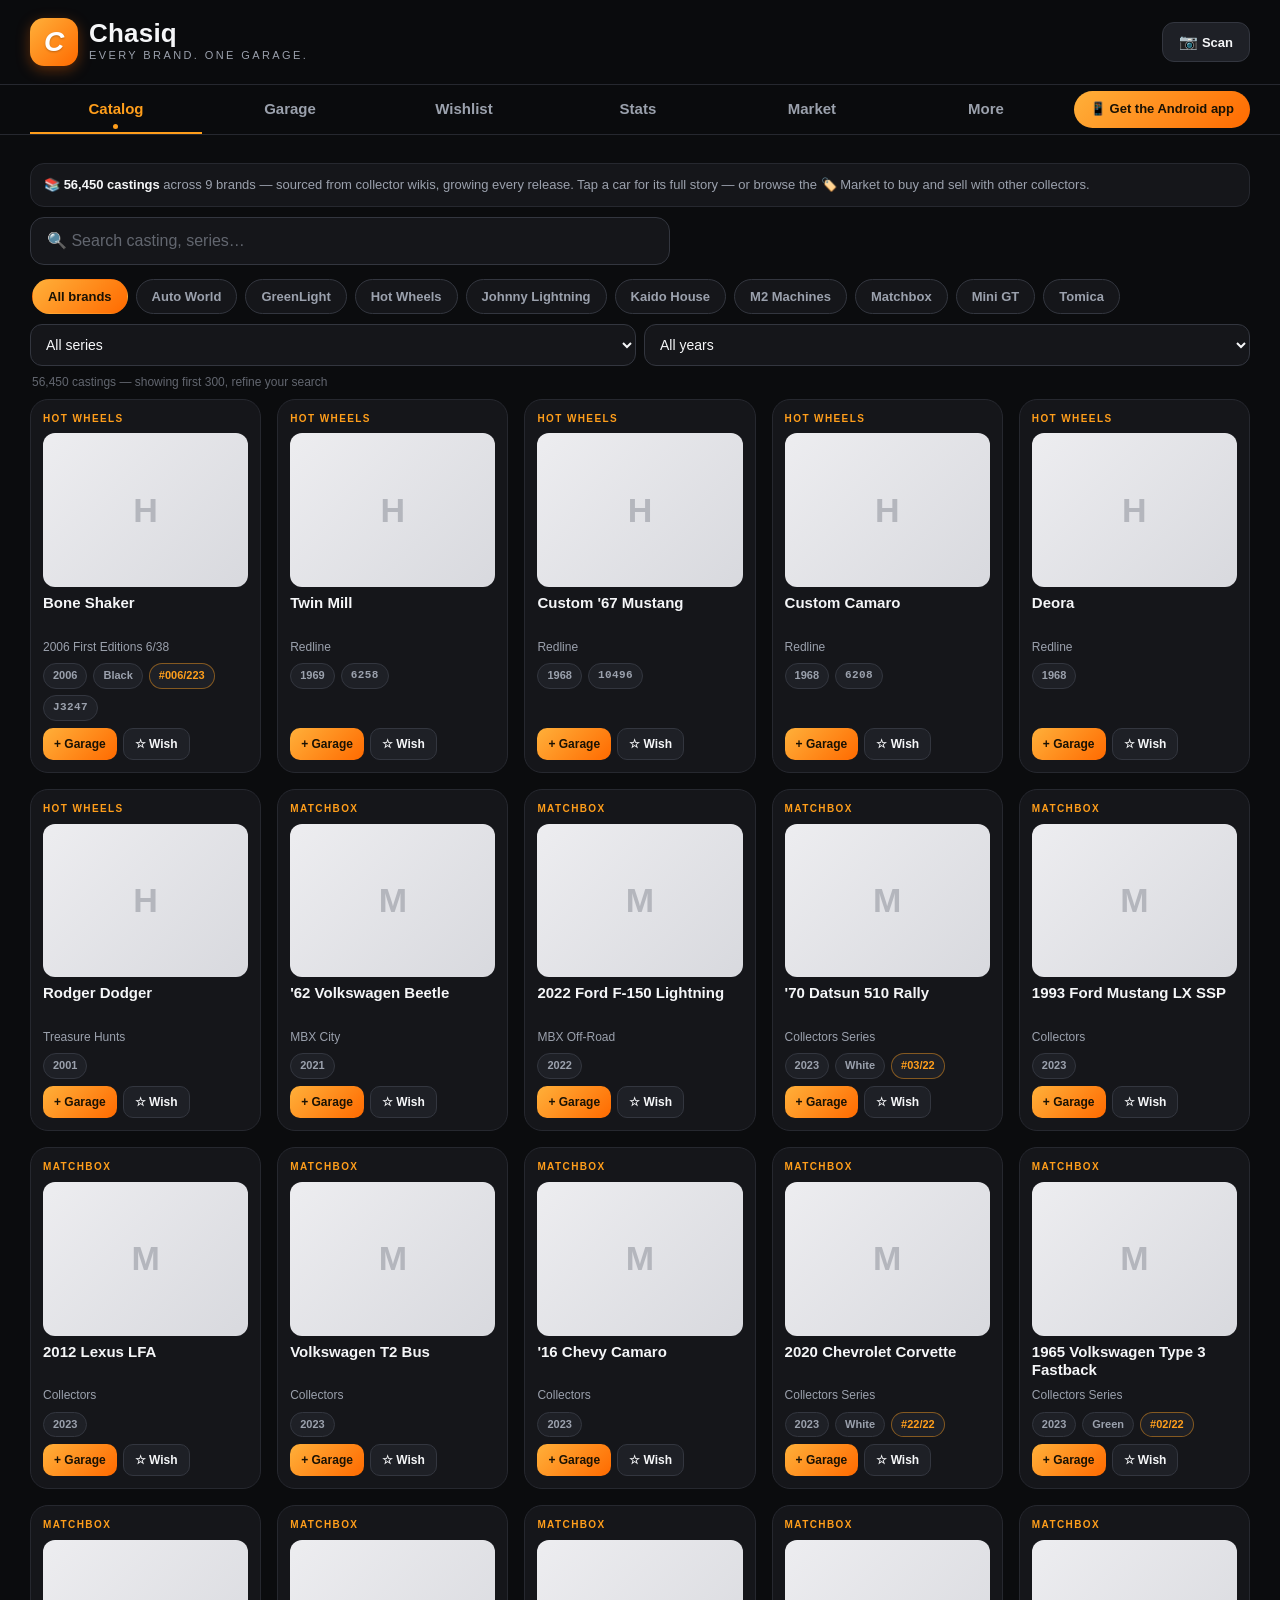
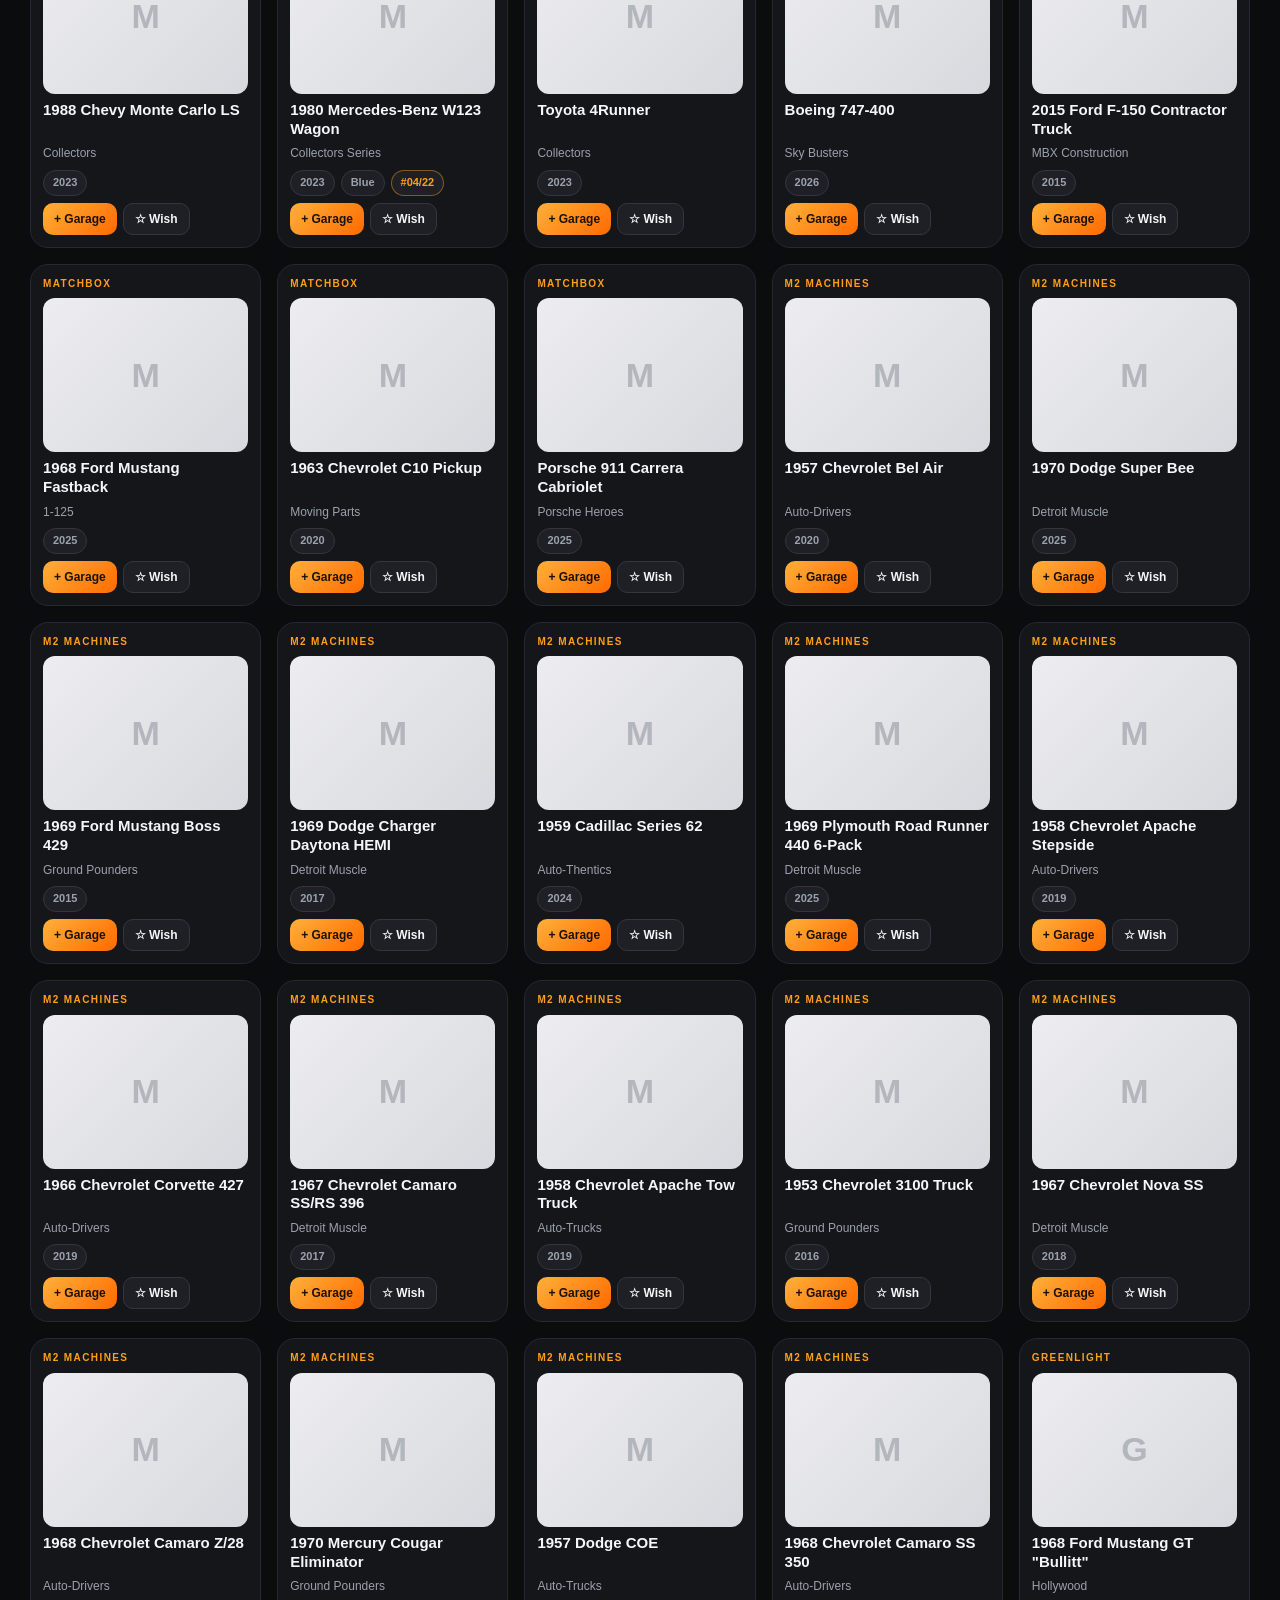
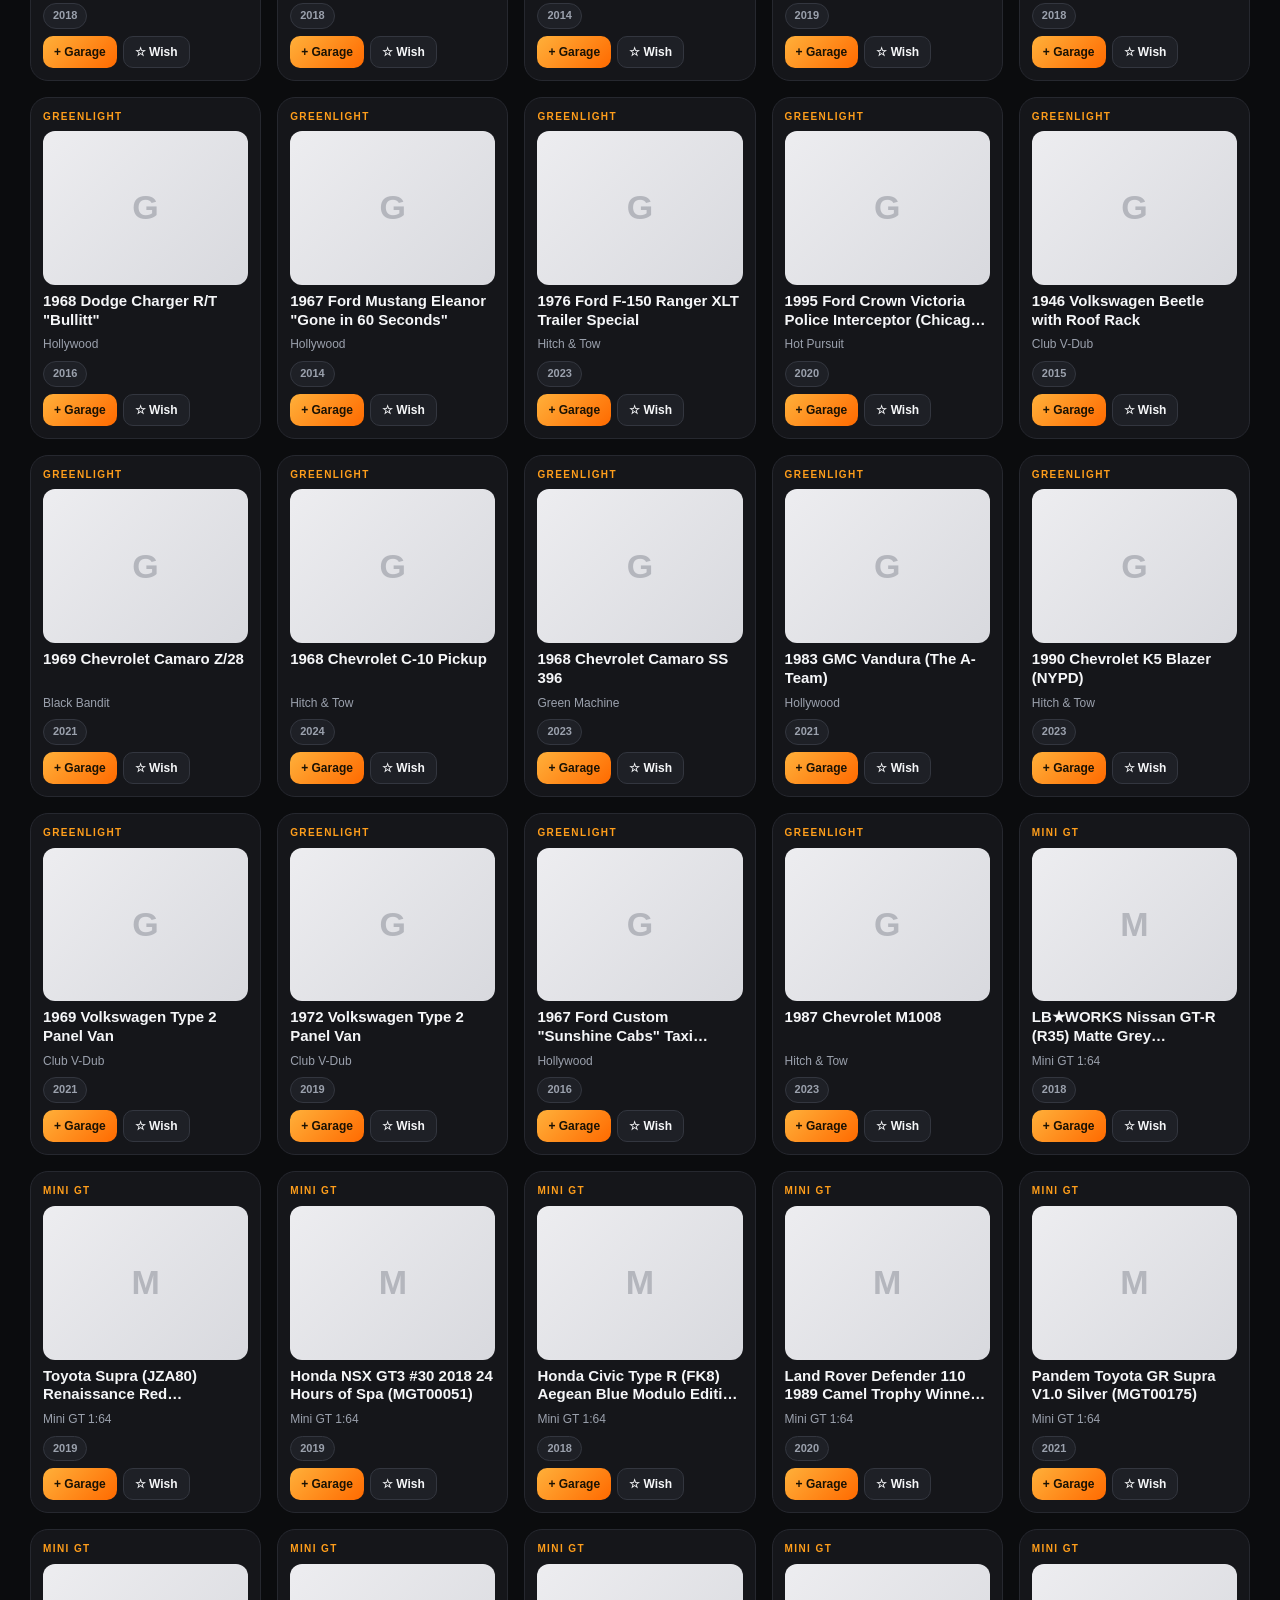
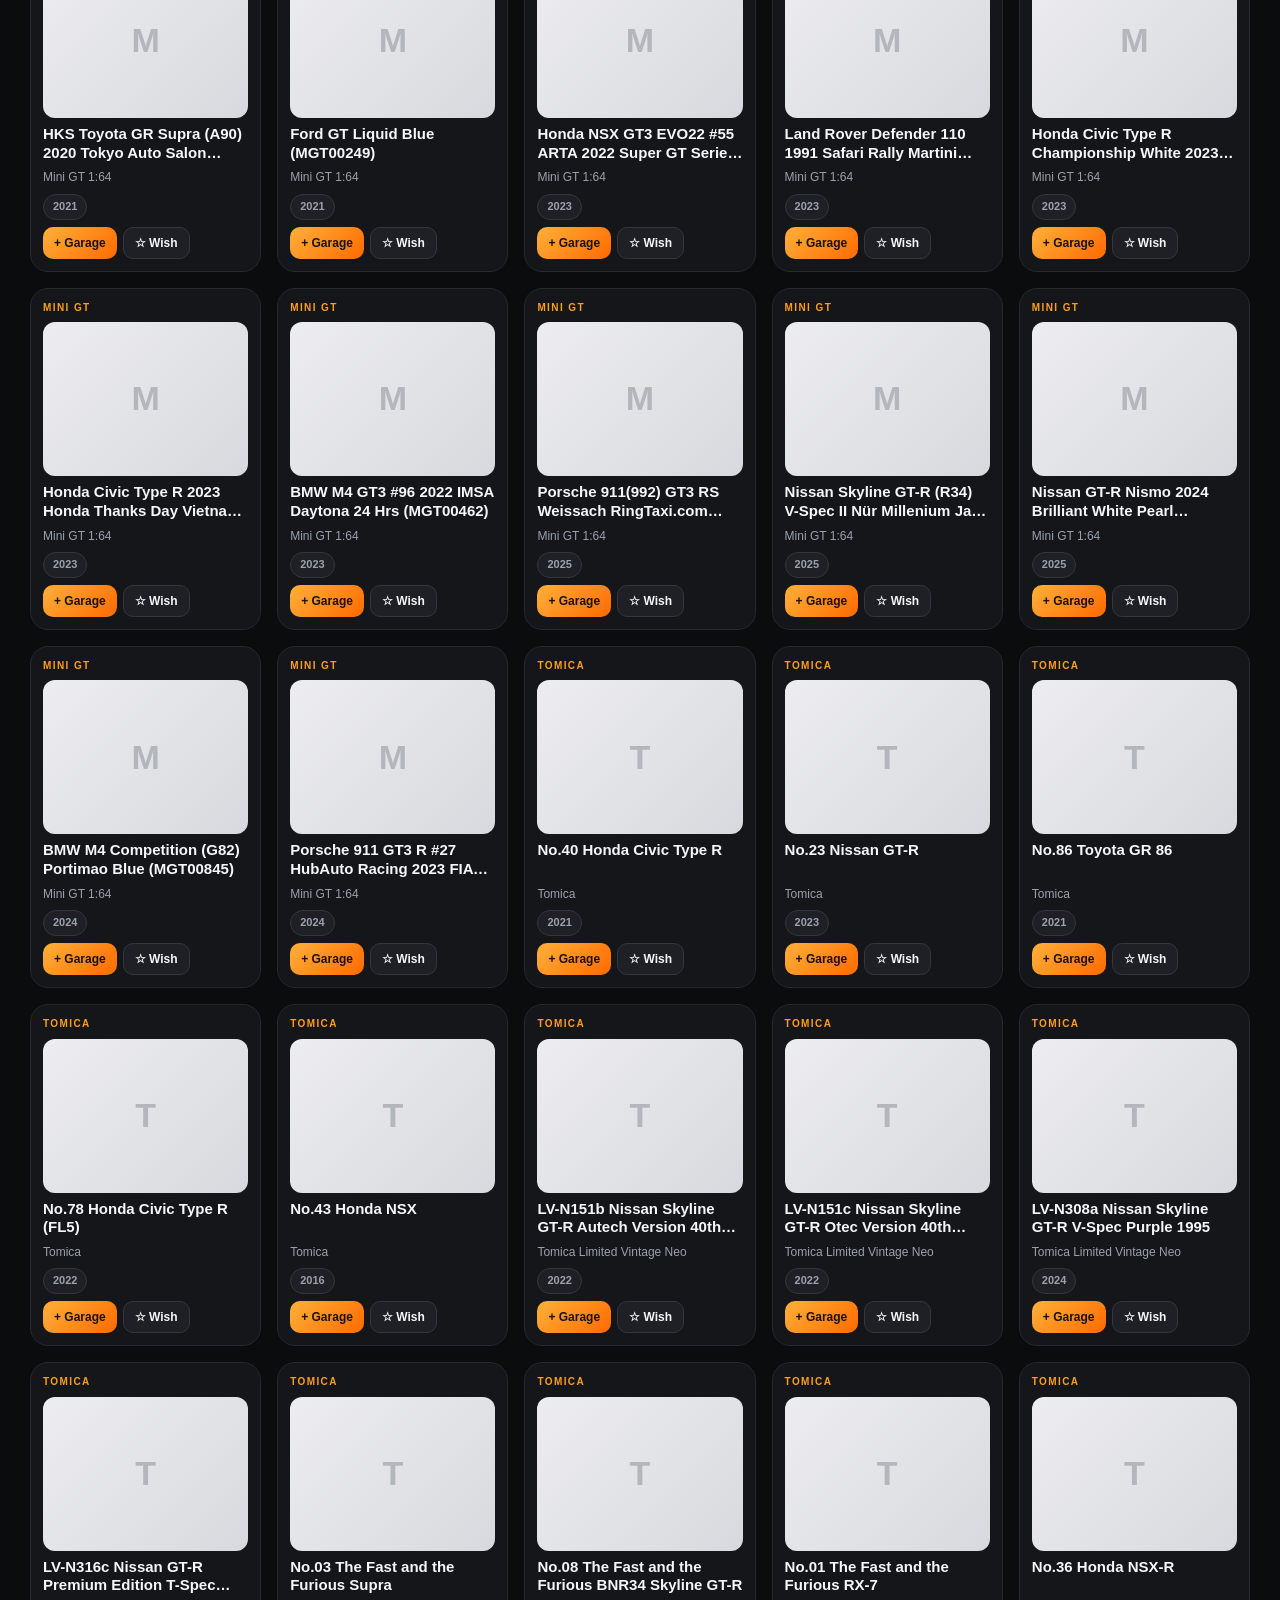
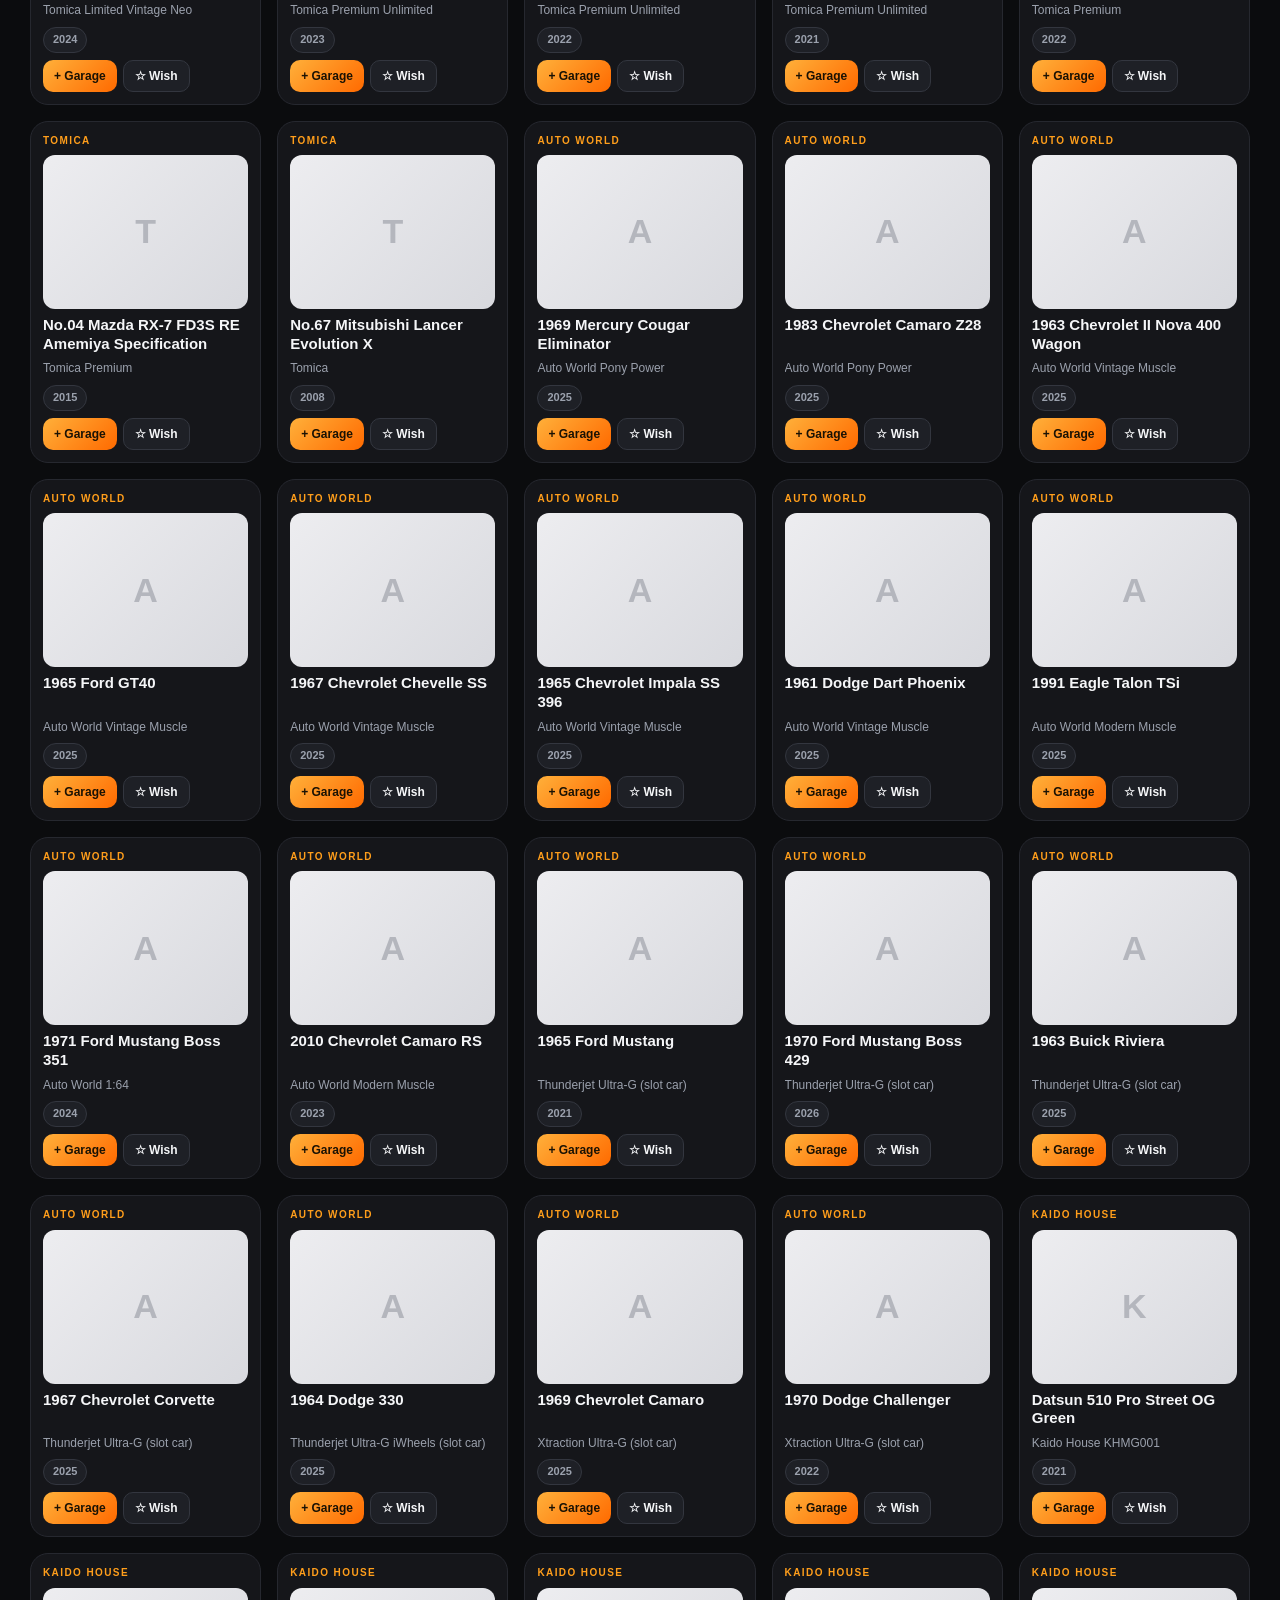
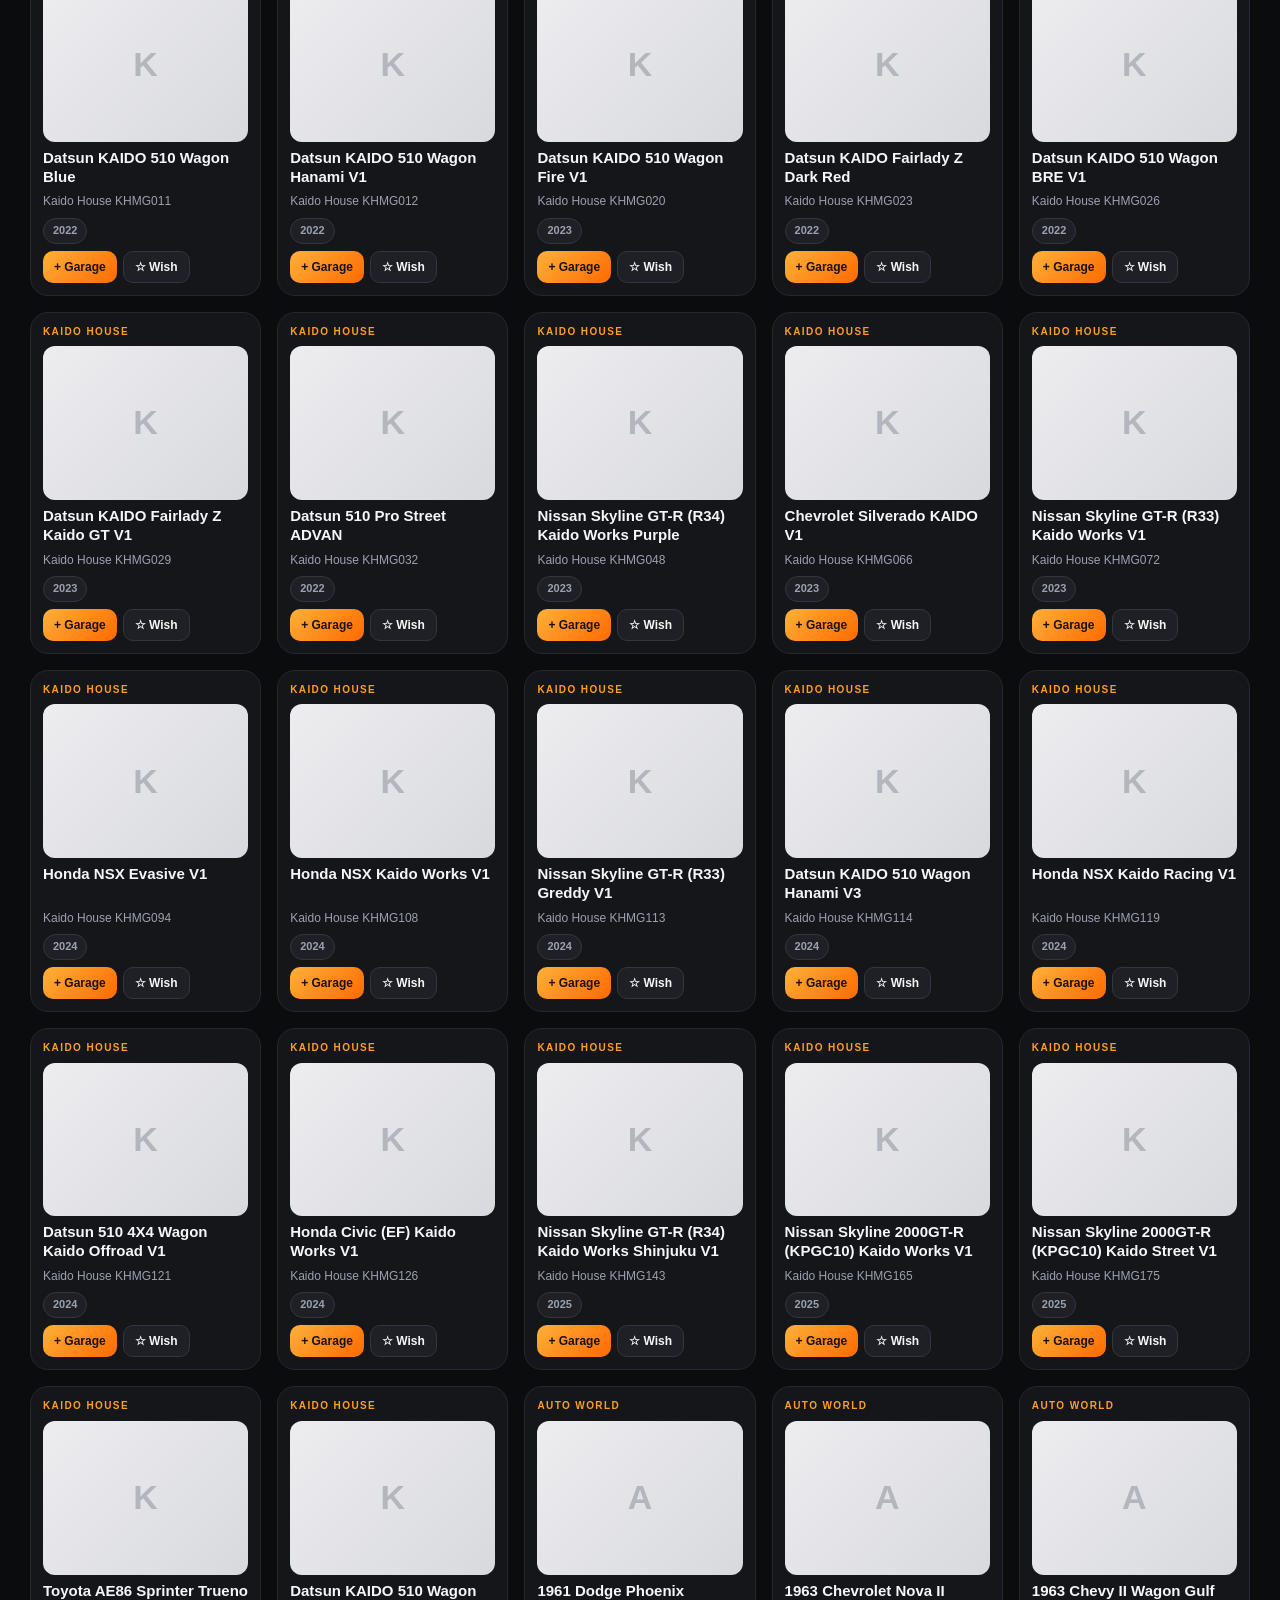
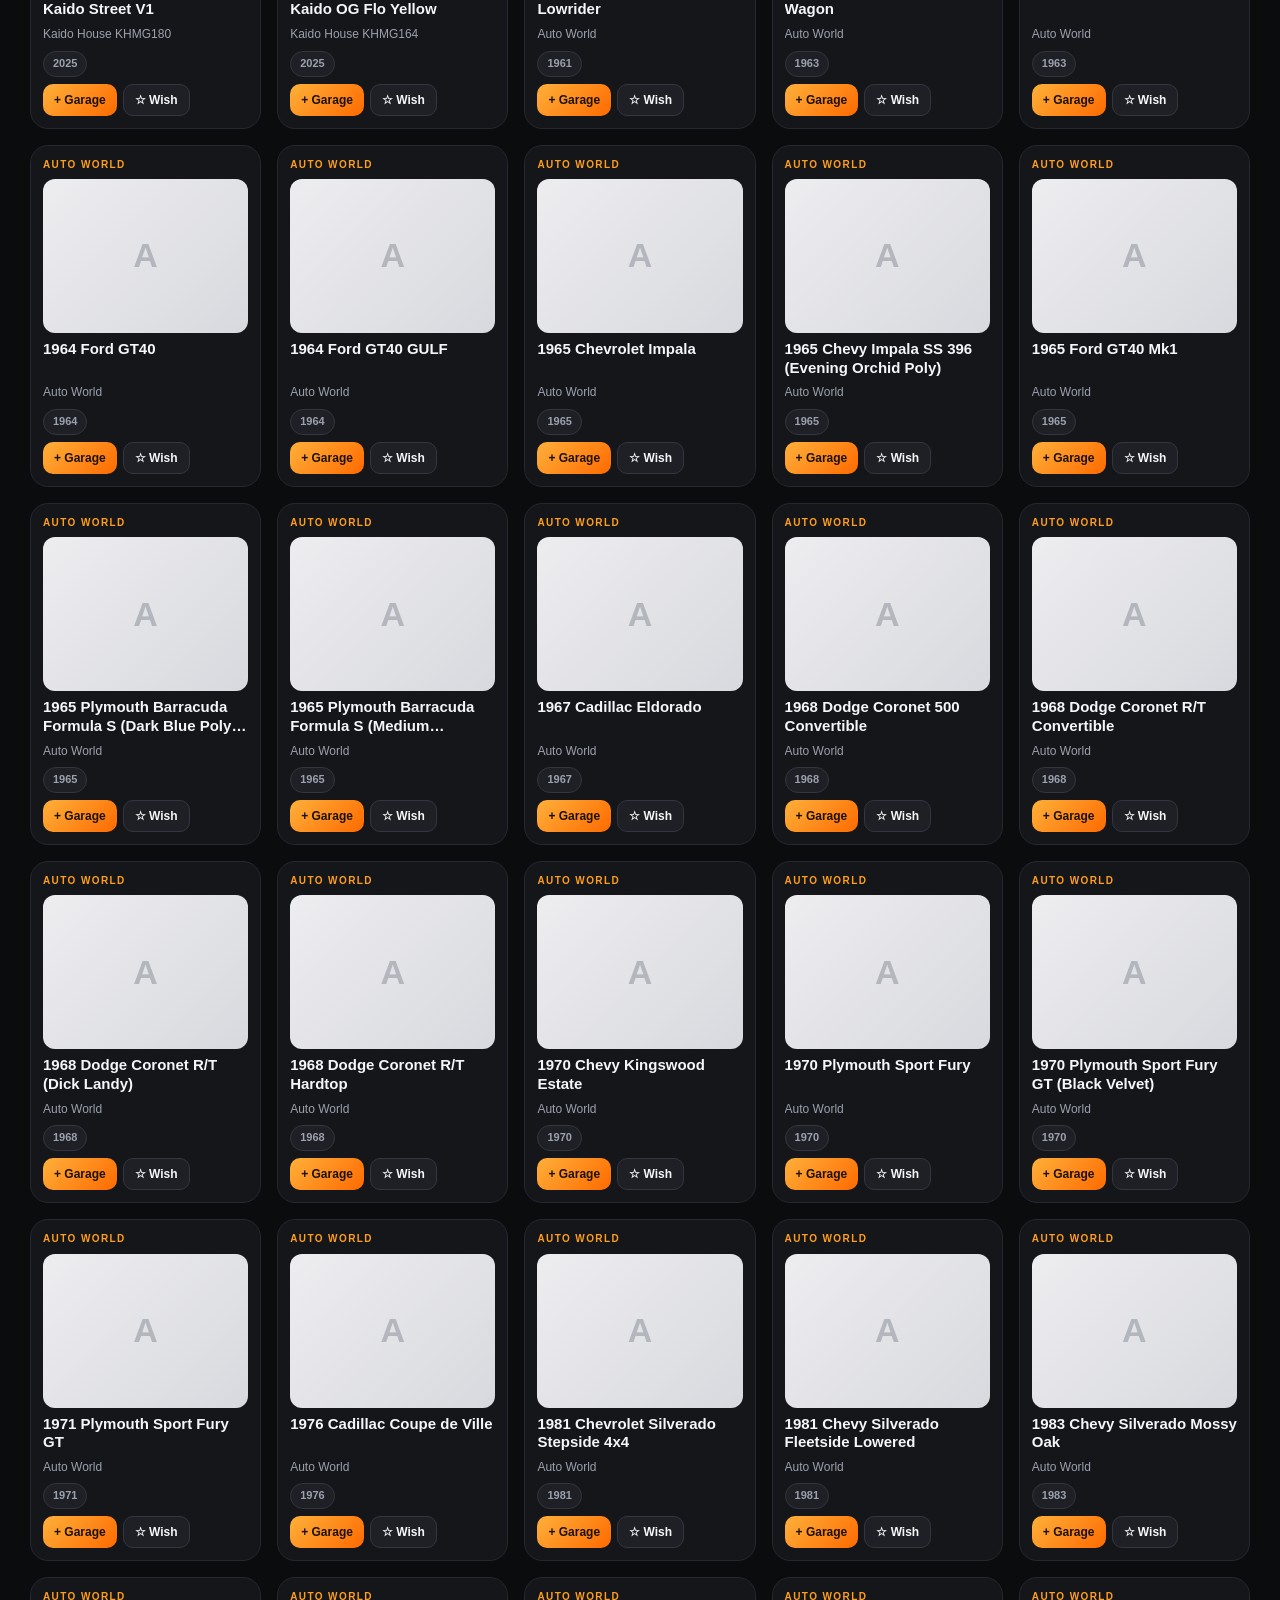
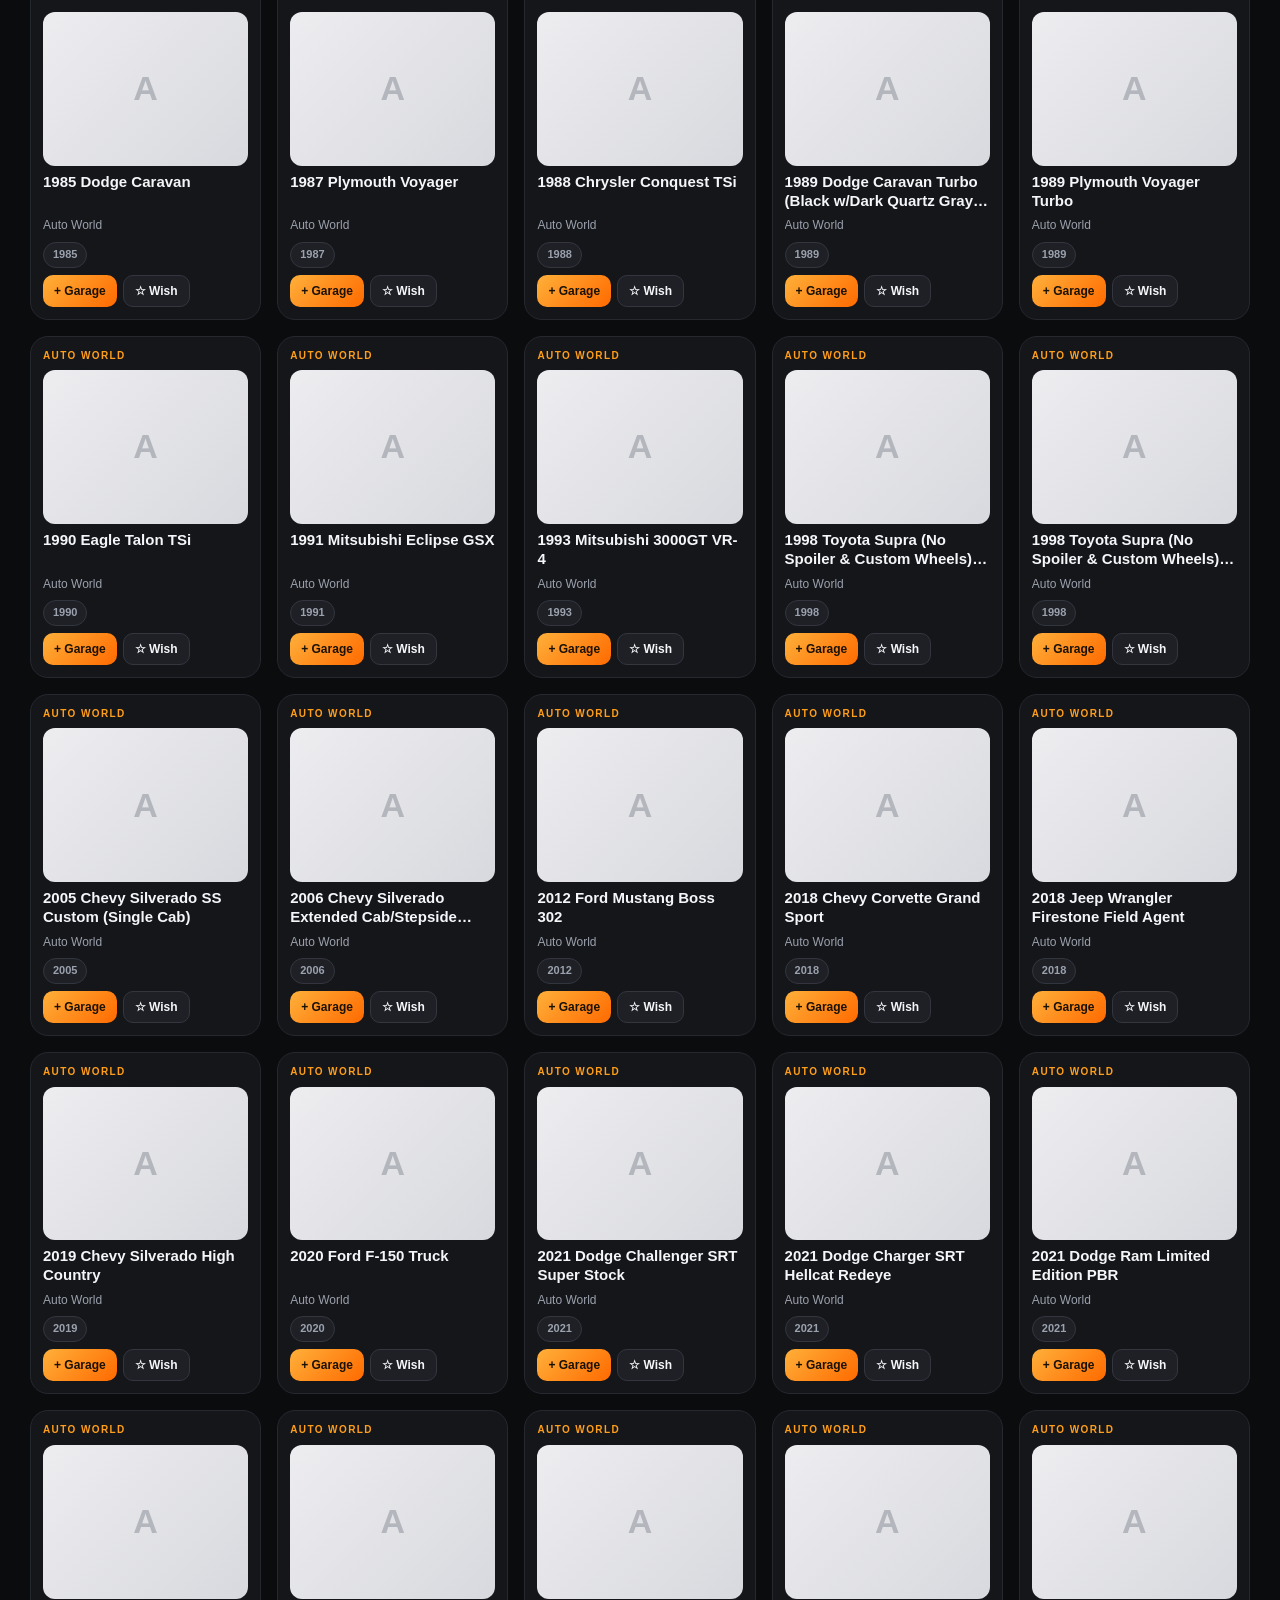
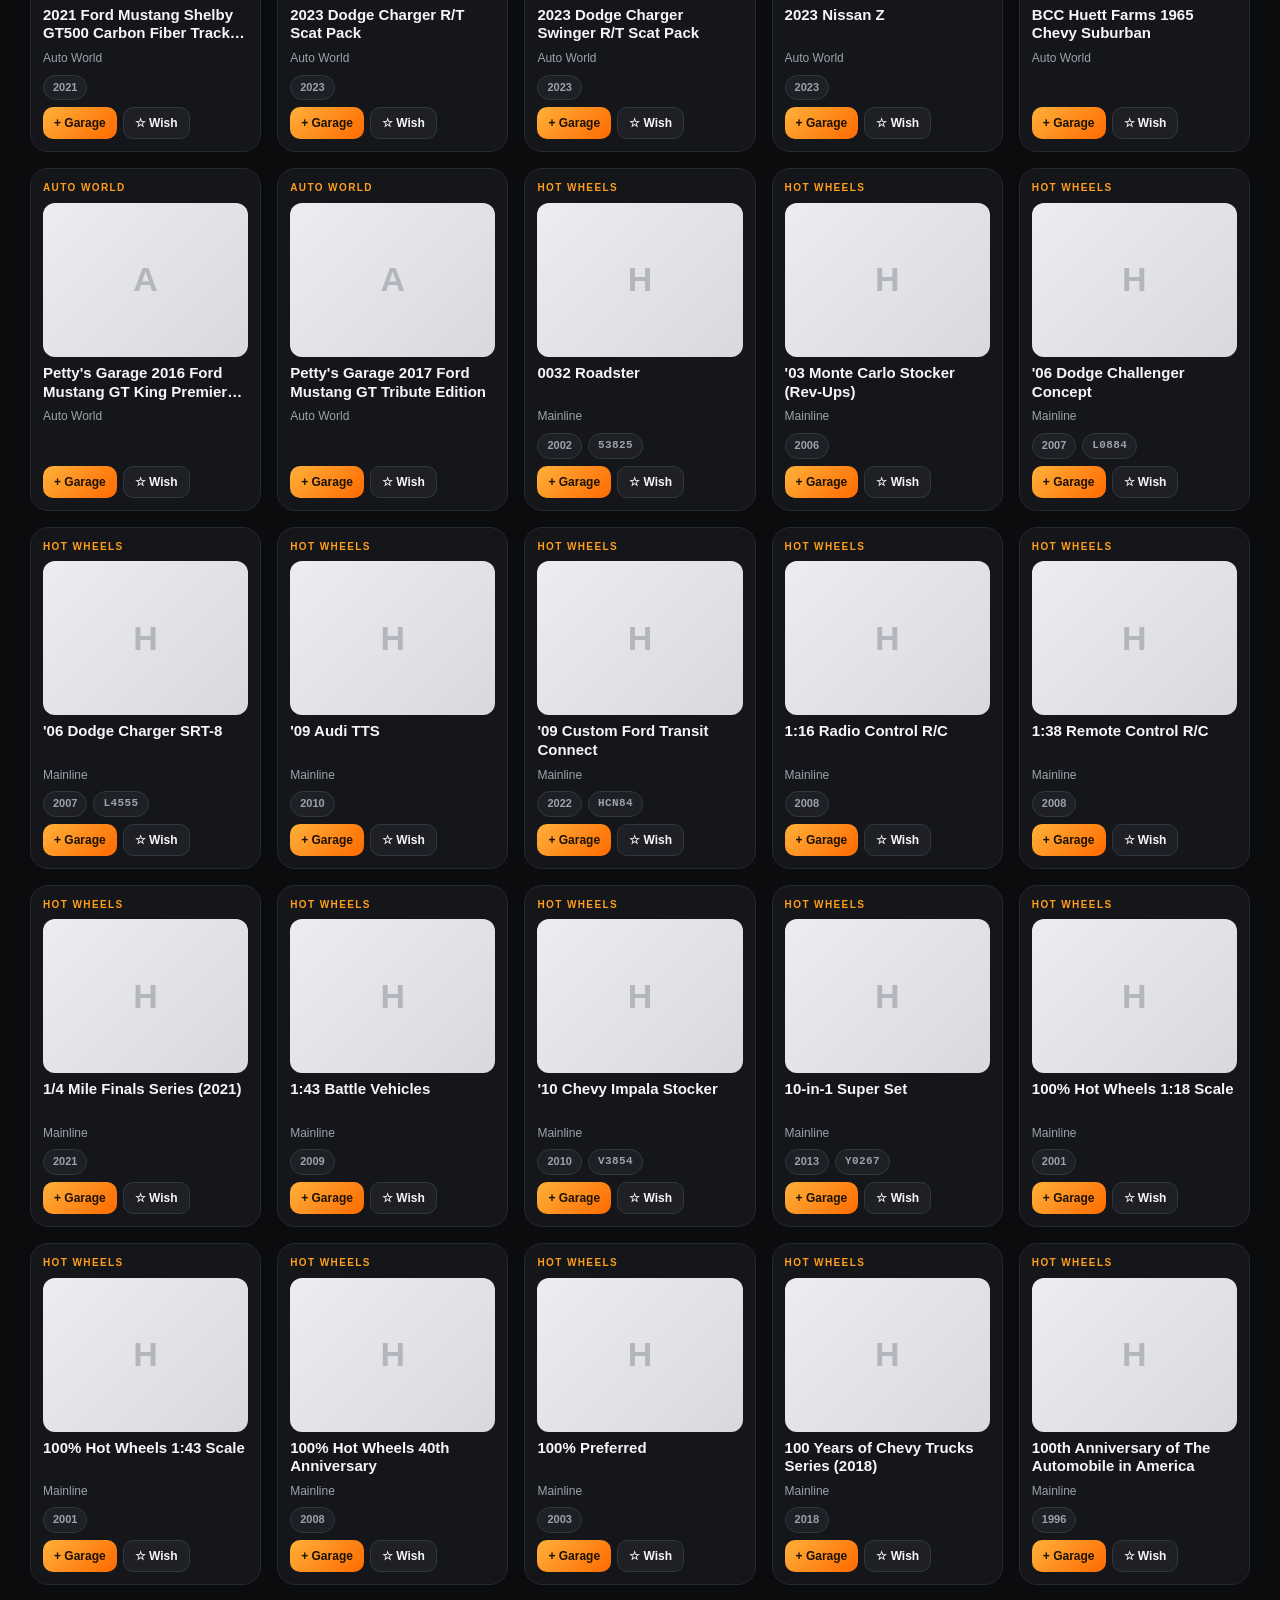
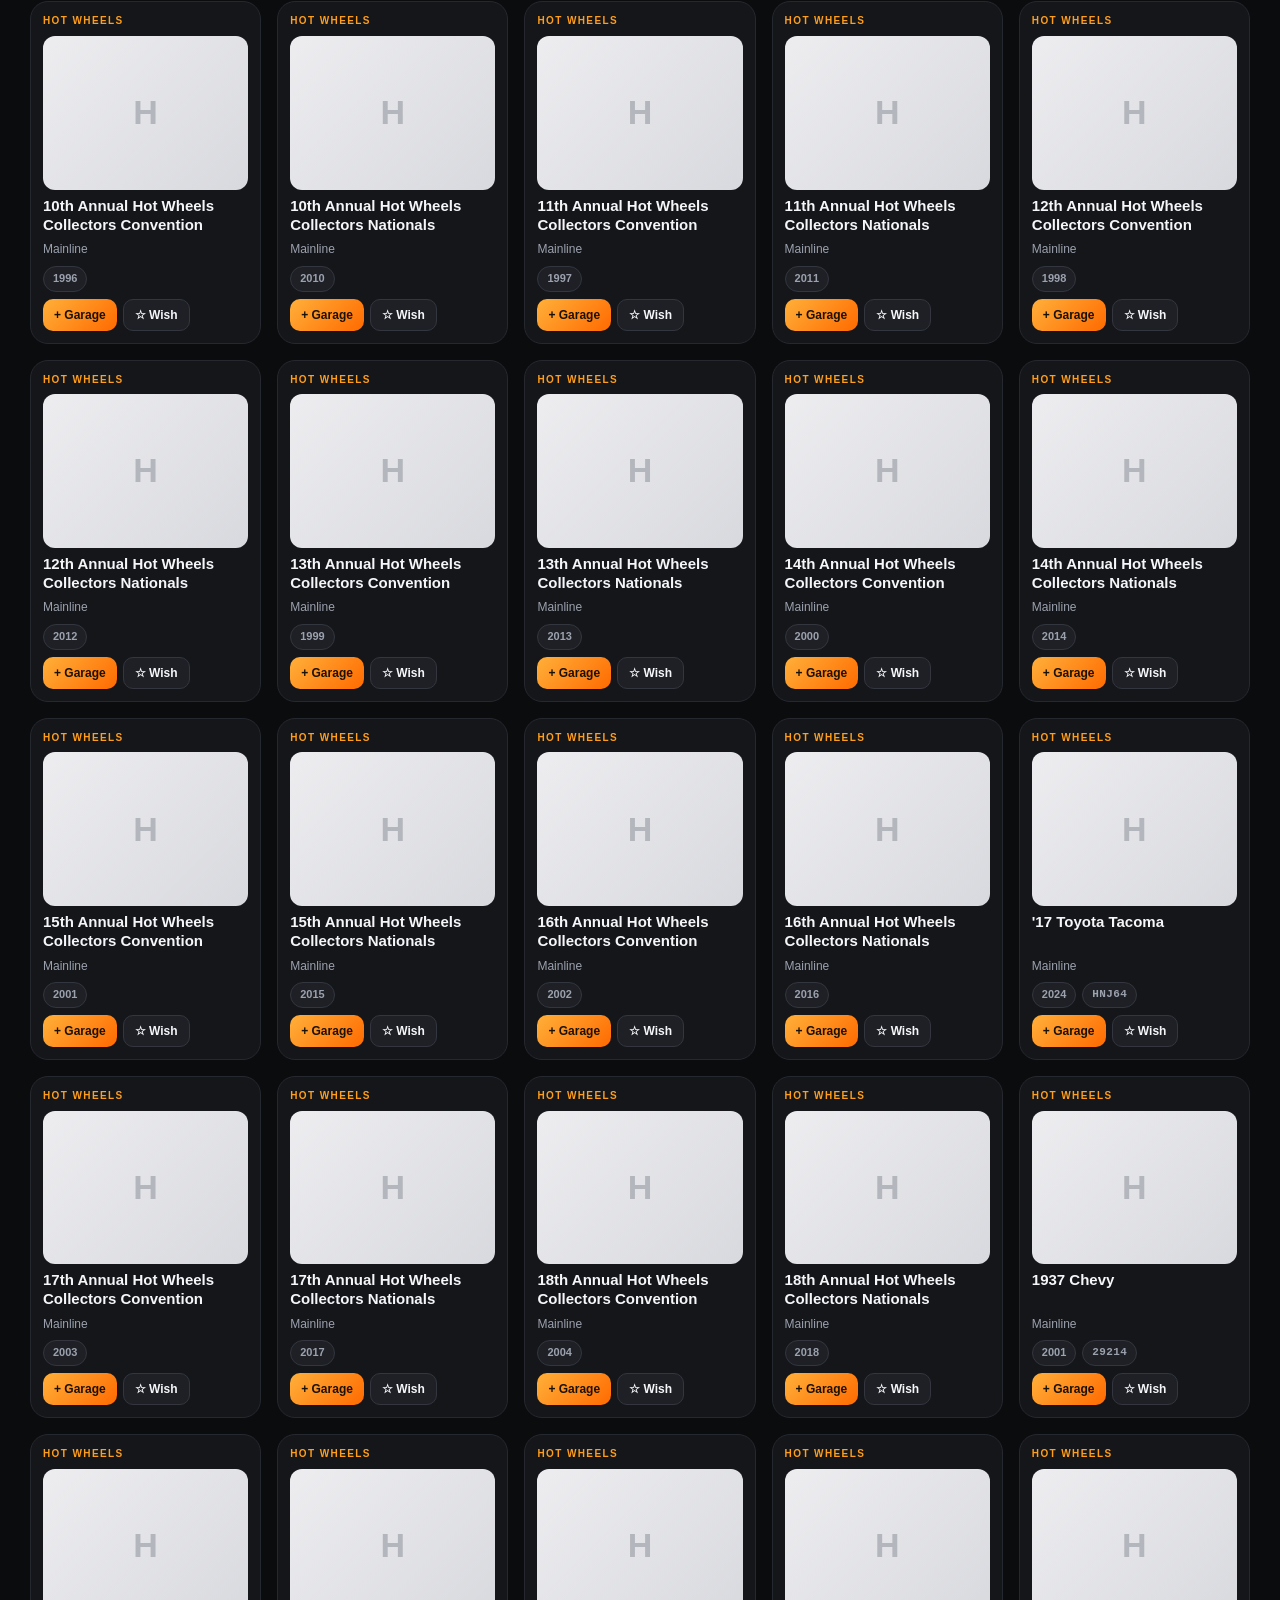
<file: index.html>
<!DOCTYPE html>
<html lang="en">
<head>
<script async src="https://www.googletagmanager.com/gtag/js?id=G-0XP3W1NQQ3"></script>
<script>window.dataLayer = window.dataLayer || []; function gtag(){dataLayer.push(arguments);} gtag('js', new Date()); gtag('config', 'G-0XP3W1NQQ3');</script>
<meta charset="UTF-8">
<meta name="viewport" content="width=device-width, initial-scale=1.0, maximum-scale=1.0, user-scalable=no, viewport-fit=cover">
<title>Chasiq — Multi-Brand Die-Cast Collection Tracker</title>
<meta name="description" content="Chasiq (cha-seek): track your die-cast collection across Hot Wheels, Matchbox, M2, GreenLight, Mini GT, Tomica, Auto World and Kaido House. 100% on-device, no account needed.">
<meta name="theme-color" content="#0b0c0e">
<script>
/* Chasiq runs in two shells: the Android app (ChasiqShell UA) keeps the app
   experience; real browsers get the website experience. Decided pre-paint. */
(function(){
  var shell = /ChasiqShell\//.test(navigator.userAgent);
  window.__CHASIQ_SHELL__ = shell;
  document.documentElement.classList.add(shell ? 'mode-app' : 'mode-web');
  if(!shell){
    var vp = document.querySelector('meta[name="viewport"]');
    if(vp) vp.setAttribute('content', 'width=device-width, initial-scale=1.0, viewport-fit=cover');
  }
  else {
    /* App mode: the website chrome must never appear, even if a stale
       stylesheet is cached. Remove it from the DOM once parsed. */
    document.addEventListener('DOMContentLoaded', function(){
      document.querySelectorAll('.site-nav,.site-footer').forEach(function(el){ el.remove(); });
    });
  }
})();
</script>
<link rel="stylesheet" href="./assets/styles.css">
</head>
<body>
<header class="app-header">
  <div class="brand-mark">C</div>
  <div class="brand-text">
    <h1>Chasiq</h1>
    <p class="tagline">every brand. one garage.</p>
  </div>
  <button id="hdr-scan" class="icon-btn" title="Scan barcode" aria-label="Scan barcode">📷</button>
</header>


<nav class="site-nav" id="site-nav" aria-label="Site" style="display:none">
  <div class="site-nav-in">
    <button data-tab="catalog" class="nav-btn sn-btn active">Catalog</button>
    <button data-tab="collection" class="nav-btn sn-btn">Garage</button>
    <button data-tab="wishlist" class="nav-btn sn-btn">Wishlist</button>
    <button data-tab="stats" class="nav-btn sn-btn">Stats</button>
    <button data-tab="market" class="nav-btn sn-btn">Market</button>
    <button data-tab="more" class="nav-btn sn-btn">More</button>
    <a class="sn-app" href="./install/">📱 Get the Android app</a>
  </div>
</nav>

<main id="view" class="view"></main>

<nav class="bottom-nav" id="bottom-nav">
  <button data-tab="catalog" class="nav-btn active"><span class="nav-ico">🚗</span><span>Catalog</span></button>
  <button data-tab="collection" class="nav-btn"><span class="nav-ico">🏠</span><span>Garage</span></button>
  <button data-tab="wishlist" class="nav-btn"><span class="nav-ico">⭐</span><span>Wishlist</span></button>
  <button data-tab="stats" class="nav-btn"><span class="nav-ico">📊</span><span>Stats</span></button>
  <button data-tab="market" class="nav-btn"><span class="nav-ico">🏷️</span><span>Market</span></button>
  <button data-tab="more" class="nav-btn"><span class="nav-ico">⚙️</span><span>More</span></button>
</nav>


<footer class="site-footer" style="display:none">
  <div class="sf-in">
    <div class="sf-brand">
      <div class="brand-mark">C</div>
      <div>
        <div class="sf-name">Chasiq</div>
        <div class="mut small">every brand. one garage.</div>
      </div>
    </div>
    <div class="sf-links">
      <a href="./install/">Get the app</a>
      <a href="./blog/">Blog</a>
      <a href="./brands/">Brands</a>
    </div>
    <div class="sf-note mut small">
      Track your die-cast collection across Hot Wheels, Matchbox, M2 Machines, GreenLight,
      Mini GT, Tomica, Auto World and Kaido House. Catalog data and photos come from the
      collector wikis (CC BY-SA). Chasiq is an independent tracker and is not affiliated
      with Mattel or any manufacturer. © 2026 Chasiq.
    </div>
  </div>
</footer>

<div id="modal-root"></div>
<div id="toast-root"></div>

<script src="./assets/catalog.js"></script>
<script src="./assets/catalog-c1.js"></script>
<script src="./assets/catalog-c58.js"></script>
<script src="./assets/catalog-c2.js"></script>
<script src="./assets/catalog-c3.js"></script>
<script src="./assets/catalog-c4.js"></script>
<script src="./assets/catalog-c5.js"></script>
<script src="./assets/catalog-c6.js"></script>
<script src="./assets/catalog-c7.js"></script>
<script src="./assets/catalog-c8.js"></script>
<script src="./assets/catalog-c9.js"></script>
<script src="./assets/catalog-c10.js"></script>
<script src="./assets/catalog-c11.js"></script>
<script src="./assets/catalog-c12.js"></script>
<script src="./assets/catalog-c59.js"></script>
<script src="./assets/catalog-c13.js"></script>
<script src="./assets/catalog-c14.js"></script>
<script src="./assets/catalog-c15.js"></script>
<script src="./assets/catalog-c16.js"></script>
<script src="./assets/catalog-c60.js"></script>
<script src="./assets/catalog-c17.js"></script>
<script src="./assets/catalog-c61.js"></script>
<script src="./assets/catalog-c18.js"></script>
<script src="./assets/catalog-c62.js"></script>
<script src="./assets/catalog-c19.js"></script>
<script src="./assets/catalog-c20.js"></script>
<script src="./assets/catalog-c21.js"></script>
<script src="./assets/catalog-c22.js"></script>
<script src="./assets/catalog-c23.js"></script>
<script src="./assets/catalog-c63.js"></script>
<script src="./assets/catalog-c24.js"></script>
<script src="./assets/catalog-c25.js"></script>
<script src="./assets/catalog-c26.js"></script>
<script src="./assets/catalog-c27.js"></script>
<script src="./assets/catalog-c28.js"></script>
<script src="./assets/catalog-c29.js"></script>
<script src="./assets/catalog-c30.js"></script>
<script src="./assets/catalog-c31.js"></script>
<script src="./assets/catalog-c32.js"></script>
<script src="./assets/catalog-c33.js"></script>
<script src="./assets/catalog-c34.js"></script>
<script src="./assets/catalog-c64.js"></script>
<script src="./assets/catalog-c35.js"></script>
<script src="./assets/catalog-c36.js"></script>
<script src="./assets/catalog-c37.js"></script>
<script src="./assets/catalog-c38.js"></script>
<script src="./assets/catalog-c65.js"></script>
<script src="./assets/catalog-c39.js"></script>
<script src="./assets/catalog-c66.js"></script>
<script src="./assets/catalog-c40.js"></script>
<script src="./assets/catalog-c67.js"></script>
<script src="./assets/catalog-c41.js"></script>
<script src="./assets/catalog-c68.js"></script>
<script src="./assets/catalog-c42.js"></script>
<script src="./assets/catalog-c69.js"></script>
<script src="./assets/catalog-c43.js"></script>
<script src="./assets/catalog-c70.js"></script>
<script src="./assets/catalog-c44.js"></script>
<script src="./assets/catalog-c71.js"></script>
<script src="./assets/catalog-c45.js"></script>
<script src="./assets/catalog-c72.js"></script>
<script src="./assets/catalog-c46.js"></script>
<script src="./assets/catalog-c73.js"></script>
<script src="./assets/catalog-c47.js"></script>
<script src="./assets/catalog-c74.js"></script>
<script src="./assets/catalog-c48.js"></script>
<script src="./assets/catalog-c75.js"></script>
<script src="./assets/catalog-c49.js"></script>
<script src="./assets/catalog-c76.js"></script>
<script src="./assets/catalog-c50.js"></script>
<script src="./assets/catalog-c77.js"></script>
<script src="./assets/catalog-c51.js"></script>
<script src="./assets/catalog-c78.js"></script>
<script src="./assets/catalog-c52.js"></script>
<script src="./assets/catalog-c79.js"></script>
<script src="./assets/catalog-c53.js"></script>
<script src="./assets/catalog-c80.js"></script>
<script src="./assets/catalog-c54.js"></script>
<script src="./assets/catalog-c81.js"></script>
<script src="./assets/catalog-c55.js"></script>
<script src="./assets/catalog-c82.js"></script>
<script src="./assets/catalog-c56.js"></script>
<script src="./assets/catalog-c83.js"></script>
<script src="./assets/catalog-c57.js"></script>
<script src="./assets/hwr-c1.js"></script>
<script src="./assets/hwr-c2.js"></script>
<script src="./assets/hwr-c3.js"></script>
<script src="./assets/hwr-c4.js"></script>
<script src="./assets/hwr-c5.js"></script>
<script src="./assets/hwr-c6.js"></script>
<script src="./assets/hwr-c7.js"></script>
<script src="./assets/hwr-c8.js"></script>
<script src="./assets/hwr-c9.js"></script>
<script src="./assets/hwr-c10.js"></script>
<script src="./assets/hwr-c11.js"></script>
<script src="./assets/hwr-c12.js"></script>
<script src="./assets/hwr-c13.js"></script>
<script src="./assets/hwr-c14.js"></script>
<script src="./assets/hwr-c15.js"></script>
<script src="./assets/hwr-c16.js"></script>
<script src="./assets/hwr-c17.js"></script>
<script src="./assets/hwr-c18.js"></script>
<script src="./assets/hwr-c19.js"></script>
<script src="./assets/hwr-c20.js"></script>
<script src="./assets/hwr-c21.js"></script>
<script src="./assets/hwr-c22.js"></script>
<script src="./assets/hwr-c23.js"></script>
<script src="./assets/hwr-c24.js"></script>
<script src="./assets/hwr-c25.js"></script>
<script src="./assets/hwr-c26.js"></script>
<script src="./assets/hwr-c27.js"></script>
<script src="./assets/hwr-c28.js"></script>
<script src="./assets/hwr-c29.js"></script>
<script src="./assets/hwr-c30.js"></script>
<script src="./assets/hwr-c31.js"></script>
<script src="./assets/hwr-c32.js"></script>
<script src="./assets/hwr-c33.js"></script>
<script src="./assets/hwr-c34.js"></script>
<script src="./assets/hwr-c35.js"></script>
<script src="./assets/hwr-c36.js"></script>
<script src="./assets/hwr-c37.js"></script>
<script src="./assets/hwr-c38.js"></script>
<script src="./assets/hwr-c39.js"></script>
<script src="./assets/hwr-c40.js"></script>
<script src="./assets/hwr-c41.js"></script>
<script src="./assets/hwr-c42.js"></script>
<script src="./assets/hwr-c43.js"></script>
<script src="./assets/hwr-c44.js"></script>
<script src="./assets/hwr-c45.js"></script>
<script src="./assets/hwr-c46.js"></script>
<script src="./assets/hwr-c47.js"></script>
<script src="./assets/hwr-c48.js"></script>
<script src="./assets/hwr-c49.js"></script>
<script src="./assets/hwr-c50.js"></script>
<script src="./assets/hwr-c51.js"></script>
<script src="./assets/hwr-c52.js"></script>
<script src="./assets/hwr-c53.js"></script>
<script src="./assets/hwr-c54.js"></script>
<script src="./assets/hwr-c55.js"></script>
<script src="./assets/hwr-c56.js"></script>
<script src="./assets/hwr-c57.js"></script>
<script src="./assets/hwr-c58.js"></script>
<script src="./assets/hwr-c59.js"></script>
<script src="./assets/hwr-c60.js"></script>
<script src="./assets/hwr-c61.js"></script>
<script src="./assets/hwr-c62.js"></script>
<script src="./assets/hwr-c63.js"></script>
<script src="./assets/hwr-c64.js"></script>
<script src="./assets/hwr-c65.js"></script>
<script src="./assets/hwr-c66.js"></script>
<script src="./assets/hwr-c67.js"></script>
<script src="./assets/hwr-c68.js"></script>
<script src="./assets/hwr-c69.js"></script>
<script src="./assets/hwr-c70.js"></script>
<script src="./assets/hwr-c71.js"></script>
<script src="./assets/hwr-c72.js"></script>
<script src="./assets/hwr-c73.js"></script>
<script src="./assets/hwr-c74.js"></script>
<script src="./assets/hwr-c75.js"></script>
<script src="./assets/hwr-c76.js"></script>
<script src="./assets/hwr-c77.js"></script>
<script src="./assets/hwr-c78.js"></script>
<script src="./assets/hwr-c79.js"></script>
<script src="./assets/hwr-c80.js"></script>
<script src="./assets/hwr-c81.js"></script>
<script src="./assets/hwr-c82.js"></script>
<script src="./assets/hwr-c83.js"></script>
<script src="./assets/hwr-c84.js"></script>
<script src="./assets/hwr-c85.js"></script>
<script src="./assets/hwr-c86.js"></script>
<script src="./assets/hwr-c87.js"></script>
<script src="./assets/hwr-c88.js"></script>
<script src="./assets/hwr-c89.js"></script>
<script src="./assets/hwr-c90.js"></script>
<script src="./assets/hwr-c91.js"></script>
<script src="./assets/hwr-c92.js"></script>
<script src="./assets/hwr-c93.js"></script>
<script src="./assets/hwr-c94.js"></script>
<script src="./assets/hwr-c95.js"></script>
<script src="./assets/hwr-c96.js"></script>
<script src="./assets/hwr-c97.js"></script>
<script src="./assets/hwr-c98.js"></script>
<script src="./assets/hwr-c99.js"></script>
<script src="./assets/hwr-c100.js"></script>
<script src="./assets/hwr-c101.js"></script>
<script src="./assets/hwr-c102.js"></script>
<script src="./assets/hwr-c103.js"></script>
<script src="./assets/hwr-c104.js"></script>
<script src="./assets/hwr-c105.js"></script>
<script src="./assets/hwr-c106.js"></script>
<script src="./assets/hwr-c107.js"></script>
<script src="./assets/hwr-c108.js"></script>
<script src="./assets/hwr-c109.js"></script>
<script src="./assets/hwr-c110.js"></script>
<script src="./assets/hwr-c111.js"></script>
<script src="./assets/hwr-c112.js"></script>
<script src="./assets/hwr-c113.js"></script>
<script src="./assets/hwr-c114.js"></script>
<script src="./assets/hwr-c115.js"></script>
<script src="./assets/hwr-c116.js"></script>
<script src="./assets/hwr-c117.js"></script>
<script src="./assets/hwr-c118.js"></script>
<script src="./assets/hwr-c119.js"></script>
<script src="./assets/hwr-c120.js"></script>
<script src="./assets/hwr-c121.js"></script>
<script src="./assets/hwr-c122.js"></script>
<script src="./assets/hwr-c123.js"></script>
<script src="./assets/hwr-c124.js"></script>
<script src="./assets/hwr-c125.js"></script>
<script src="./assets/hwr-c126.js"></script>
<script src="./assets/hwr-c127.js"></script>
<script src="./assets/hwr-c128.js"></script>
<script src="./assets/hwr-c129.js"></script>
<script src="./assets/hwr-c130.js"></script>
<script src="./assets/hwr-c131.js"></script>
<script src="./assets/hwr-c132.js"></script>
<script src="./assets/hwr-c133.js"></script>
<script src="./assets/hwr-c134.js"></script>
<script src="./assets/hwr-c135.js"></script>
<script src="./assets/hwr-c136.js"></script>
<script src="./assets/hwr-c137.js"></script>
<script src="./assets/hwr-c138.js"></script>
<script src="./assets/hwr-c139.js"></script>
<script src="./assets/hwr-c140.js"></script>
<script src="./assets/hwr-c141.js"></script>
<script src="./assets/hwr-c142.js"></script>
<script src="./assets/hwr-c143.js"></script>
<script src="./assets/hwr-c144.js"></script>
<script src="./assets/hwr-c145.js"></script>
<script src="./assets/hwr-c146.js"></script>
<script src="./assets/hwr-c147.js"></script>
<script src="./assets/hwr-c148.js"></script>
<script src="./assets/hwr-c149.js"></script>
<script src="./assets/hwr-c150.js"></script>
<script src="./assets/hwr-c151.js"></script>
<script src="./assets/hwr-c152.js"></script>
<script src="./assets/hwr-c153.js"></script>
<script src="./assets/hwr-c154.js"></script>
<script src="./assets/hwr-c155.js"></script>
<script src="./assets/hwr-c156.js"></script>
<script src="./assets/hwr-c157.js"></script>
<script src="./assets/hwr-c158.js"></script>
<script src="./assets/hwr-c159.js"></script>
<script src="./assets/hwr-c160.js"></script>
<script src="./assets/hwr-c161.js"></script>
<script src="./assets/hwr-c162.js"></script>
<script src="./assets/hwr-c163.js"></script>
<script src="./assets/hwr-c164.js"></script>
<script src="./assets/hwr-c165.js"></script>
<script src="./assets/hwr-c166.js"></script>
<script src="./assets/hwr-c167.js"></script>
<script src="./assets/hwr-c168.js"></script>
<script src="./assets/hwr-c169.js"></script>
<script src="./assets/hwr-c170.js"></script>
<script src="./assets/hwr-c171.js"></script>
<script src="./assets/hwr-c172.js"></script>
<script src="./assets/hwr-c173.js"></script>
<script src="./assets/hwr-c174.js"></script>
<script src="./assets/hwr-c175.js"></script>
<script src="./assets/hwr-c176.js"></script>
<script src="./assets/hwr-c177.js"></script>
<script src="./assets/hwr-c178.js"></script>
<script src="./assets/hwr-c179.js"></script>
<script src="./assets/hwr-c180.js"></script>
<script src="./assets/hwr-c181.js"></script>
<script src="./assets/hwr-c182.js"></script>
<script src="./assets/hwr-c183.js"></script>
<script src="./assets/hwr-c184.js"></script>
<script src="./assets/hwr-c185.js"></script>
<script src="./assets/hwr-c186.js"></script>
<script src="./assets/hwr-c187.js"></script>
<script src="./assets/hwr-c188.js"></script>
<script src="./assets/hwr-c189.js"></script>
<script src="./assets/hwr-c190.js"></script>
<script src="./assets/hwr-c191.js"></script>
<script src="./assets/hwr-c192.js"></script>
<script src="./assets/hwr-c193.js"></script>
<script src="./assets/hwr-c194.js"></script>
<script src="./assets/hwr-c195.js"></script>
<script src="./assets/hwr-c196.js"></script>
<script src="./assets/hwr-c197.js"></script>
<script src="./assets/hwr-c198.js"></script>
<script src="./assets/hwr-c199.js"></script>
<script src="./assets/hwr-c200.js"></script>
<script src="./assets/hwr-c201.js"></script>
<script src="./assets/hwr-c202.js"></script>
<script src="./assets/hwr-c203.js"></script>
<script src="./assets/hwr-c204.js"></script>
<script src="./assets/hwr-c205.js"></script>
<script src="./assets/hwr-c206.js"></script>
<script src="./assets/hwr-c207.js"></script>
<script src="./assets/hwr-c208.js"></script>
<script src="./assets/hwr-c209.js"></script>
<script src="./assets/hwr-c210.js"></script>
<script src="./assets/hwr-c211.js"></script>
<script src="./assets/hwr-c212.js"></script>
<script src="./assets/hwr-c213.js"></script>
<script src="./assets/hwr-c214.js"></script>
<script src="./assets/hwr-c215.js"></script>
<script src="./assets/hwr-c216.js"></script>
<script src="./assets/hwr-c217.js"></script>
<script src="./assets/hwr-c218.js"></script>
<script src="./assets/hwr-c219.js"></script>
<script src="./assets/hwr-c220.js"></script>
<script src="./assets/hwr-c221.js"></script>
<script src="./assets/hwr-c222.js"></script>
<script src="./assets/hwr-c223.js"></script>
<script src="./assets/hwr-c224.js"></script>
<script src="./assets/hwr-c225.js"></script>
<script src="./assets/hwr-c226.js"></script>
<script src="./assets/history.js"></script>
<script src="./assets/app.js"></script>
</body>
</html>
</file>
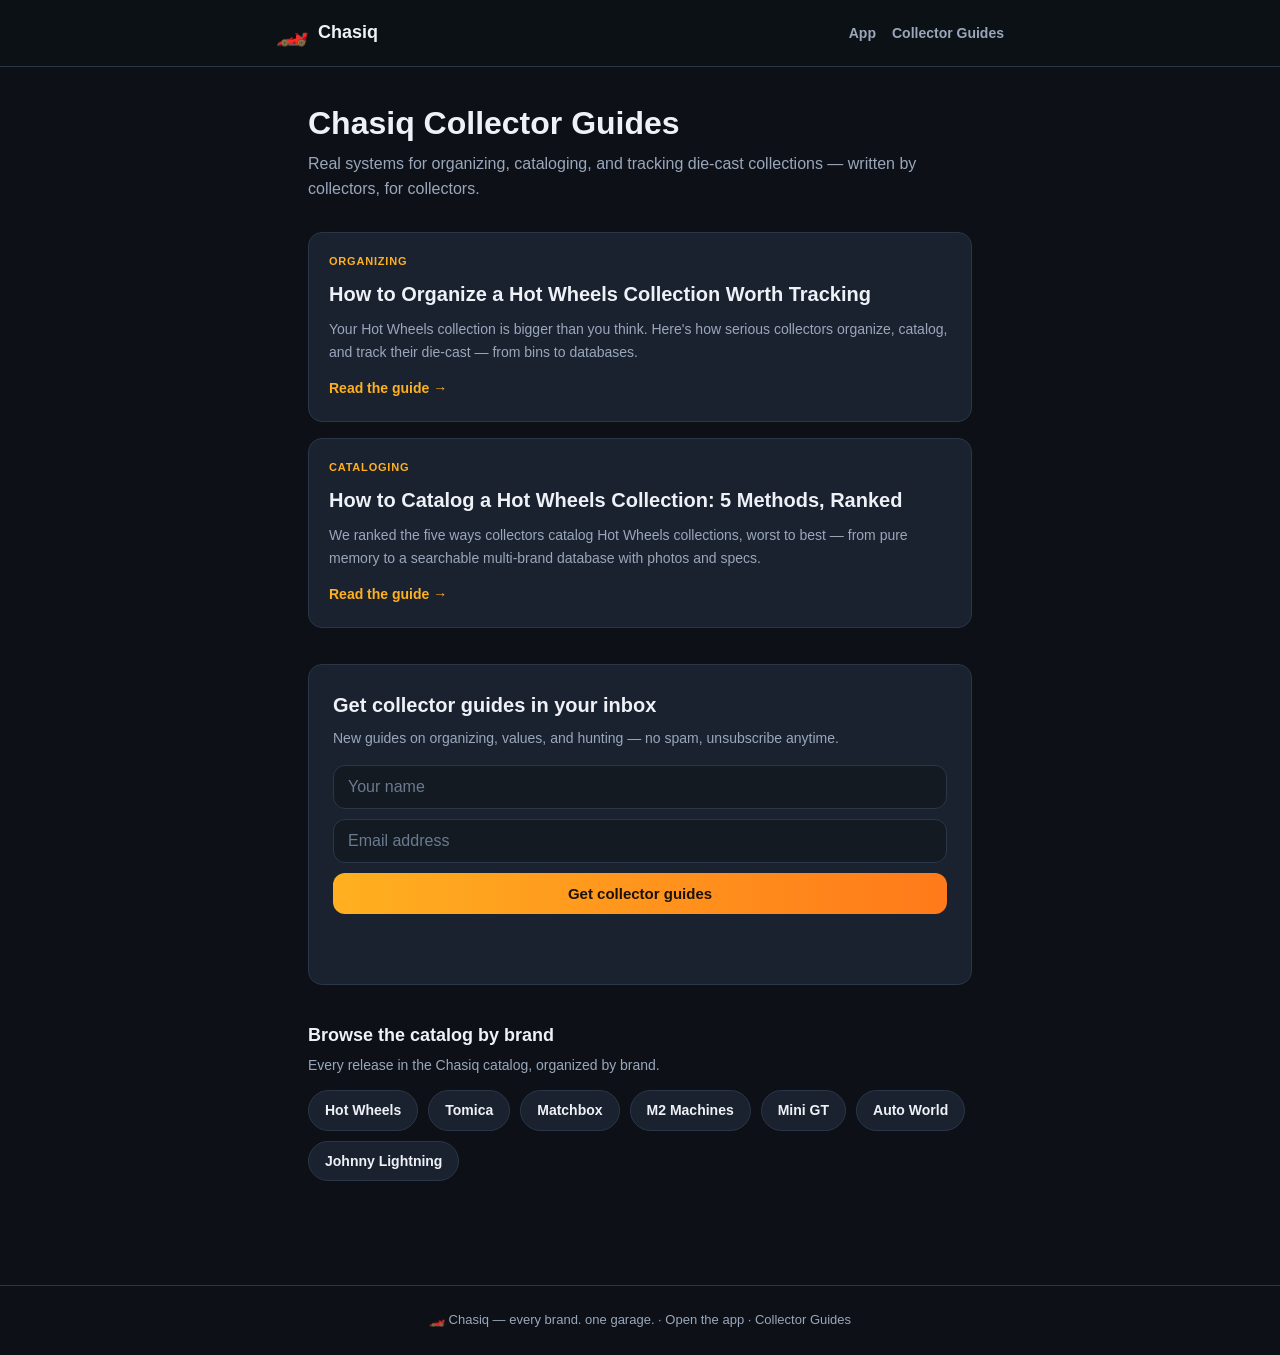
<file: blog/index.html>
<!DOCTYPE html>
<html lang="en">
<head>
<script async src="https://www.googletagmanager.com/gtag/js?id=G-0XP3W1NQQ3"></script>
<script>window.dataLayer = window.dataLayer || []; function gtag(){dataLayer.push(arguments);} gtag('js', new Date()); gtag('config', 'G-0XP3W1NQQ3');</script>
<meta charset="UTF-8">
<meta name="viewport" content="width=device-width, initial-scale=1.0">
<title>Chasiq Collector Guides — Organize, Catalog &amp; Track Your Die-Cast</title>
<meta name="description" content="Collector guides from Chasiq: how to organize a Hot Wheels collection worth tracking, and how to catalog your die-cast — ranked methods, real systems, no fluff.">
<meta property="og:title" content="Chasiq Collector Guides">
<meta property="og:description" content="Collector guides from Chasiq: how to organize a Hot Wheels collection worth tracking, and how to catalog your die-cast — ranked methods, real systems, no fluff.">
<meta property="og:type" content="website">
<meta property="og:url" content="https://chasiq.onrender.com/blog/">
<link rel="canonical" href="https://chasiq.onrender.com/blog/">
<style>
:root{--bg:#0d1117;--bg2:#131a22;--card:#1a2230;--card2:#222c3d;--line:#2b3648;--txt:#eef1f6;--mut:#9aa7bb;--mut2:#6b7a90;--acc:#ffb020;--acc2:#ff7a1a;--ok:#3ddc84;--r:14px}
*{box-sizing:border-box}
html,body{margin:0;padding:0}
body{background:var(--bg);color:var(--txt);font-family:-apple-system,BlinkMacSystemFont,"Segoe UI",Roboto,Helvetica,Arial,sans-serif;font-size:16px;line-height:1.6}
a{color:var(--acc);text-decoration:none}
a:hover{text-decoration:underline}
.site-head{position:sticky;top:0;z-index:50;background:rgba(13,17,23,.94);border-bottom:1px solid var(--line);backdrop-filter:blur(8px)}
.site-head .inner{max-width:760px;margin:0 auto;padding:12px 16px;display:flex;align-items:center;gap:10px}
.brand{display:flex;align-items:center;gap:10px;font-weight:800;font-size:18px;color:var(--txt)}
.brand .mk{font-size:26px}
nav.headnav{margin-left:auto;display:flex;gap:16px;font-size:14px;font-weight:600}
nav.headnav a{color:var(--mut)}
nav.headnav a:hover{color:var(--acc)}
.wrap{max-width:700px;margin:0 auto;padding:36px 18px 64px}
.hero h1{font-size:32px;margin:0 0 8px;line-height:1.25}
.hero p{color:var(--mut);margin:0 0 30px}
.cards{display:grid;gap:16px}
.card{background:var(--card);border:1px solid var(--line);border-radius:var(--r);padding:20px}
.card .k{font-size:11px;font-weight:700;color:var(--acc);text-transform:uppercase;letter-spacing:.8px}
.card h2{font-size:20px;margin:8px 0}
.card h2 a{color:var(--txt)}
.card p{color:var(--mut);font-size:14px;margin:0 0 12px}
.card .read{font-weight:700;font-size:14px}
.signup{background:var(--card);border:1px solid var(--line);border-radius:var(--r);padding:24px;margin:36px 0 0}
.signup h2{font-size:20px;margin:0 0 6px}
.signup p{color:var(--mut);font-size:14px;margin:0 0 16px}
.signup form{display:grid;gap:10px}
.signup input{padding:12px 14px;font-size:16px;border-radius:12px;background:var(--bg2);border:1px solid var(--line);color:var(--txt)}
.signup input::placeholder{color:var(--mut2)}
.btn{display:inline-block;background:linear-gradient(90deg,var(--acc),var(--acc2));color:#1a1206;font-weight:800;padding:12px 22px;border-radius:12px;border:0;cursor:pointer;font-size:15px;text-align:center}
.btn:hover{text-decoration:none;filter:brightness(1.06)}
.form-note{font-size:14px;color:var(--ok);min-height:20px;margin:0}
.brands{margin-top:36px}
.brands h2{font-size:18px;margin:0 0 4px}
.brands p{color:var(--mut);font-size:14px;margin:0 0 14px}
.blist{display:flex;flex-wrap:wrap;gap:10px}
.blist a{background:var(--card);border:1px solid var(--line);border-radius:999px;padding:8px 16px;font-size:14px;font-weight:600;color:var(--txt)}
.blist a:hover{border-color:var(--acc);text-decoration:none;color:var(--acc)}
footer.site{border-top:1px solid var(--line);margin-top:40px;padding:24px 18px;text-align:center;color:var(--mut);font-size:13px}
footer.site a{color:var(--mut)}
</style>
<script type="application/ld+json">
{"@context":"https://schema.org","@type":"Blog","name":"Chasiq Collector Guides","url":"https://chasiq.onrender.com/blog/","description":"Collector guides from Chasiq: organize, catalog and track your die-cast collection."}
</script>
</head>
<body>
<header class="site-head"><div class="inner">
<a class="brand" href="/"><span class="mk">🏎️</span>Chasiq</a>
<nav class="headnav"><a href="/">App</a><a href="/blog/">Collector Guides</a></nav>
</div></header>
<div class="wrap">
<div class="hero">
<h1>Chasiq Collector Guides</h1>
<p>Real systems for organizing, cataloging, and tracking die-cast collections — written by collectors, for collectors.</p>
</div>
<div class="cards">
<div class="card">
<div class="k">Organizing</div>
<h2><a href="/blog/organize-hot-wheels-collection.html">How to Organize a Hot Wheels Collection Worth Tracking</a></h2>
<p>Your Hot Wheels collection is bigger than you think. Here's how serious collectors organize, catalog, and track their die-cast — from bins to databases.</p>
<a class="read" href="/blog/organize-hot-wheels-collection.html">Read the guide →</a>
</div>
<div class="card">
<div class="k">Cataloging</div>
<h2><a href="/blog/catalog-hot-wheels-collection.html">How to Catalog a Hot Wheels Collection: 5 Methods, Ranked</a></h2>
<p>We ranked the five ways collectors catalog Hot Wheels collections, worst to best — from pure memory to a searchable multi-brand database with photos and specs.</p>
<a class="read" href="/blog/catalog-hot-wheels-collection.html">Read the guide →</a>
</div>
</div>

<div class="signup">
<h2>Get collector guides in your inbox</h2>
<p>New guides on organizing, values, and hunting — no spam, unsubscribe anytime.</p>
<form id="blog-signup" novalidate>
<input type="hidden" name="_subject" value="Chasiq blog signup">
<input type="text" name="name" placeholder="Your name" autocomplete="name" required>
<input type="email" name="email" placeholder="Email address" autocomplete="email" required>
<button class="btn" type="submit">Get collector guides</button>
<p class="form-note" id="signup-msg" aria-live="polite"></p>
</form>
</div>

<div class="brands">
<h2>Browse the catalog by brand</h2>
<p>Every release in the Chasiq catalog, organized by brand.</p>
<div class="blist">
<a href="/brands/hot-wheels.html">Hot Wheels</a>
<a href="/brands/tomica.html">Tomica</a>
<a href="/brands/matchbox.html">Matchbox</a>
<a href="/brands/m2-machines.html">M2 Machines</a>
<a href="/brands/mini-gt.html">Mini GT</a>
<a href="/brands/auto-world.html">Auto World</a>
<a href="/brands/johnny-lightning.html">Johnny Lightning</a>
</div>
</div>
</div>
<footer class="site">🏎️ Chasiq — every brand. one garage. · <a href="/">Open the app</a> · <a href="/blog/">Collector Guides</a></footer>
<script>
document.getElementById('blog-signup').addEventListener('submit', async function(e){
  e.preventDefault();
  var msg = document.getElementById('signup-msg');
  var fd = new FormData(this);
  var name = (fd.get('name')||'').toString().trim();
  var email = (fd.get('email')||'').toString().trim();
  if(!name || !/^[^\s@]+@[^\s@]+\.[^\s@]+$/.test(email)){
    msg.style.color = '#ff5a5a';
    msg.textContent = 'Please enter your name and a valid email address.';
    return;
  }
  msg.style.color = '#9aa7bb';
  msg.textContent = 'Signing you up…';
  try{
    var res = await fetch('https://formsubmit.co/ajax/dandrsalesllc@gmail.com', {
      method:'POST',
      headers:{'Content-Type':'application/json','Accept':'application/json'},
      body: JSON.stringify({name:name, email:email, _subject:'Chasiq blog signup'})
    });
    var data = await res.json();
    if(res.ok && data && (data.success === 'true' || data.success === true)){
      msg.style.color = '#3ddc84';
      msg.textContent = 'Thanks, ' + name.split(' ')[0] + ' — you\u2019re on the list! Watch your inbox for the next collector guide.';
      e.target.querySelectorAll('input[type=text],input[type=email]').forEach(function(i){ i.value=''; });
    } else { throw new Error('bad response'); }
  }catch(err){
    msg.style.color = '#ff5a5a';
    msg.textContent = 'Something went wrong — please try again in a moment.';
  }
});
</script>
</body>
</html>
</file>
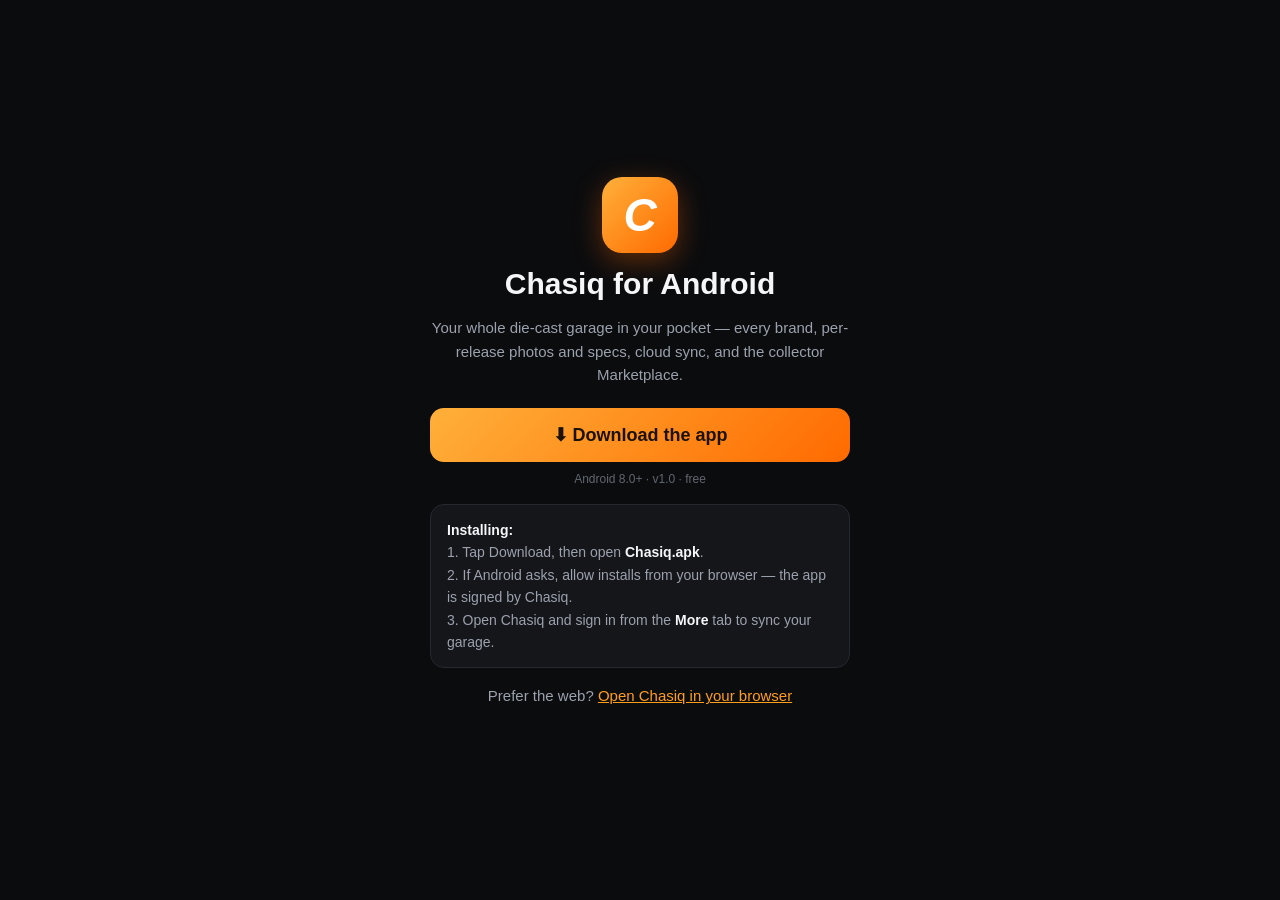
<file: install/index.html>
<!DOCTYPE html>
<html lang="en">
<head>
<script async src="https://www.googletagmanager.com/gtag/js?id=G-0XP3W1NQQ3"></script>
<script>window.dataLayer = window.dataLayer || []; function gtag(){dataLayer.push(arguments);} gtag('js', new Date()); gtag('config', 'G-0XP3W1NQQ3');</script>
<meta charset="UTF-8">
<meta name="viewport" content="width=device-width, initial-scale=1.0">
<title>Download Chasiq for Android</title>
<meta name="theme-color" content="#0b0c0e">
<style>
  body{margin:0;background:#0b0c0e;color:#f5f6f8;font-family:-apple-system,BlinkMacSystemFont,"Segoe UI",Roboto,Helvetica,Arial,sans-serif;display:flex;min-height:100vh;align-items:center;justify-content:center;padding:20px;box-sizing:border-box}
  .box{max-width:420px;width:100%;text-align:center}
  .mark{width:76px;height:76px;margin:0 auto 14px;border-radius:20px;background:linear-gradient(135deg,#ffb03a,#ff6a00);color:#fff;font-size:46px;font-weight:900;font-style:italic;display:flex;align-items:center;justify-content:center;box-shadow:0 8px 28px rgba(255,106,0,.35)}
  h1{font-size:30px;font-weight:900;margin:0 0 6px}
  p{color:#9ba1ad;line-height:1.55;font-size:15px}
  .dl{display:block;margin:22px 0 10px;padding:16px;border-radius:14px;background:linear-gradient(135deg,#ffb03a,#ff6a00);color:#1a1204;font-weight:900;font-size:18px;text-decoration:none}
  .meta{font-size:12px;color:#62666f}
  .steps{text-align:left;background:#15161a;border:1px solid #26282f;border-radius:14px;padding:14px 16px;margin-top:18px;font-size:14px;color:#9ba1ad;line-height:1.6}
  .steps b{color:#f5f6f8}
  a.web{color:#ff9e1b}
</style>
</head>
<body>
<div class="box">
  <div class="mark">C</div>
  <h1>Chasiq for Android</h1>
  <p>Your whole die-cast garage in your pocket — every brand, per-release photos and specs, cloud sync, and the collector Marketplace.</p>
  <a class="dl" href="../Chasiq.apk" download>⬇ Download the app</a>
  <div class="meta">Android 8.0+ · v1.0 · free</div>
  <div class="steps">
    <b>Installing:</b><br>
    1. Tap Download, then open <b>Chasiq.apk</b>.<br>
    2. If Android asks, allow installs from your browser — the app is signed by Chasiq.<br>
    3. Open Chasiq and sign in from the <b>More</b> tab to sync your garage.
  </div>
  <p style="margin-top:16px">Prefer the web? <a class="web" href="../">Open Chasiq in your browser</a></p>
</div>
</body>
</html>
</file>
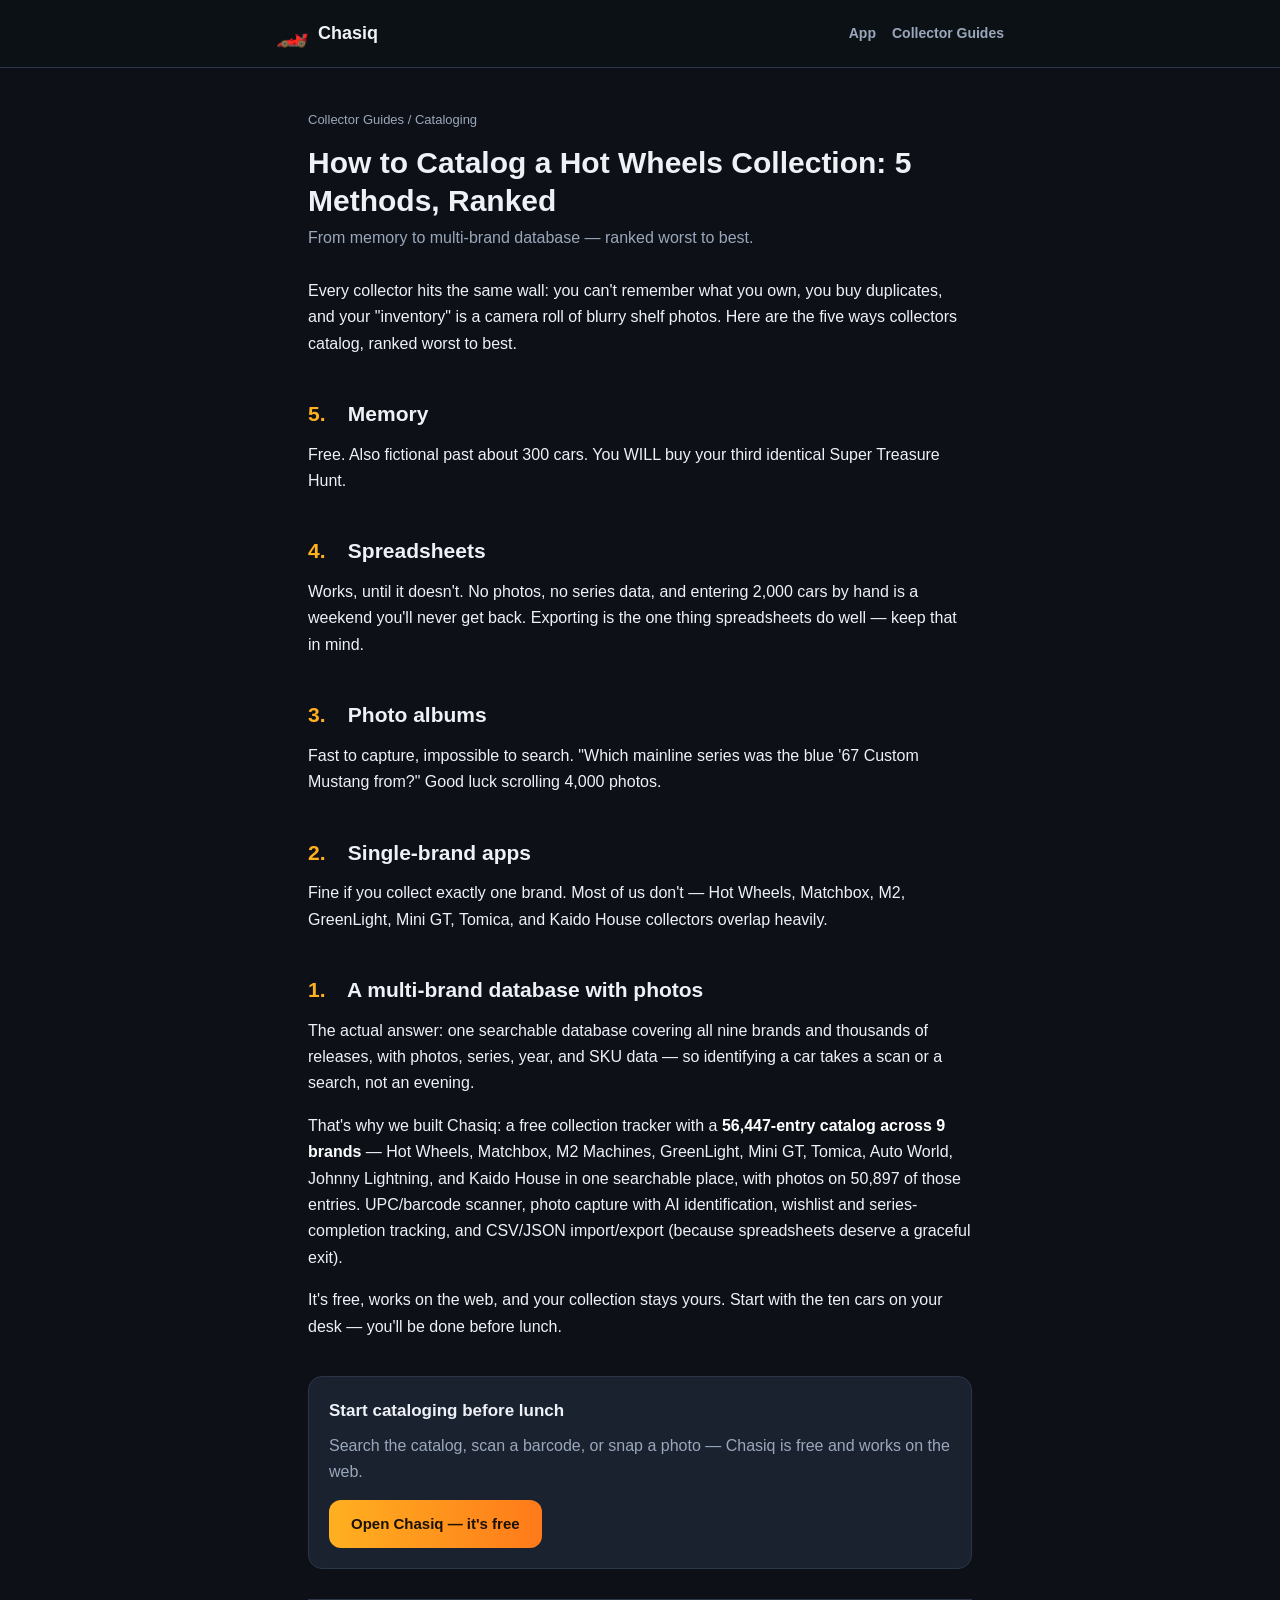
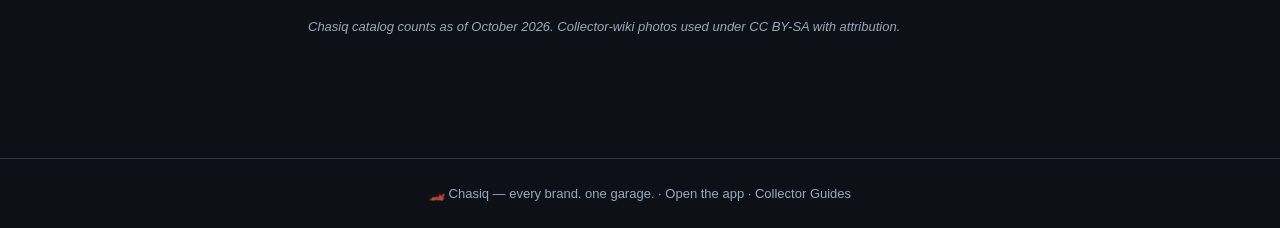
<file: blog/catalog-hot-wheels-collection.html>
<!DOCTYPE html>
<html lang="en">
<head>
<script async src="https://www.googletagmanager.com/gtag/js?id=G-0XP3W1NQQ3"></script>
<script>window.dataLayer = window.dataLayer || []; function gtag(){dataLayer.push(arguments);} gtag('js', new Date()); gtag('config', 'G-0XP3W1NQQ3');</script>
<meta charset="UTF-8">
<meta name="viewport" content="width=device-width, initial-scale=1.0">
<title>How to Catalog a Hot Wheels Collection: 5 Methods, Ranked — Chasiq</title>
<meta name="description" content="We ranked the five ways collectors catalog Hot Wheels collections, worst to best — from pure memory to a searchable multi-brand database with photos and specs.">
<meta property="og:title" content="How to Catalog a Hot Wheels Collection: 5 Methods, Ranked">
<meta property="og:description" content="We ranked the five ways collectors catalog Hot Wheels collections, worst to best — from pure memory to a searchable multi-brand database with photos and specs.">
<meta property="og:type" content="article">
<meta property="og:url" content="https://chasiq.onrender.com/blog/catalog-hot-wheels-collection.html">
<link rel="canonical" href="https://chasiq.onrender.com/blog/catalog-hot-wheels-collection.html">
<style>
:root{--bg:#0d1117;--bg2:#131a22;--card:#1a2230;--line:#2b3648;--txt:#eef1f6;--mut:#9aa7bb;--acc:#ffb020;--acc2:#ff7a1a;--r:14px}
*{box-sizing:border-box}
html,body{margin:0;padding:0}
body{background:var(--bg);color:var(--txt);font-family:-apple-system,BlinkMacSystemFont,"Segoe UI",Roboto,Helvetica,Arial,sans-serif;font-size:16px;line-height:1.65}
a{color:var(--acc);text-decoration:none}
a:hover{text-decoration:underline}
.site-head{position:sticky;top:0;z-index:50;background:rgba(13,17,23,.94);border-bottom:1px solid var(--line);backdrop-filter:blur(8px)}
.site-head .inner{max-width:760px;margin:0 auto;padding:12px 16px;display:flex;align-items:center;gap:10px}
.brand{display:flex;align-items:center;gap:10px;font-weight:800;font-size:18px;color:var(--txt)}
.brand .mk{font-size:26px}
nav.headnav{margin-left:auto;display:flex;gap:16px;font-size:14px;font-weight:600}
nav.headnav a{color:var(--mut)}
nav.headnav a:hover{color:var(--acc)}
.wrap{max-width:700px;margin:0 auto;padding:28px 18px 64px}
.crumb{font-size:13px;color:var(--mut);margin-bottom:14px}
.crumb a{color:var(--mut)}
article.post h1{font-size:30px;line-height:1.25;margin:0 0 6px}
.post .dek{color:var(--mut);font-size:16px;margin:0 0 26px}
.post h2{font-size:21px;margin:34px 0 10px;padding-top:6px}
.post h2 .rank{display:inline-block;min-width:34px;color:var(--acc)}
.post p{margin:0 0 16px}
.post strong{color:#fff}
.post .fine{font-size:13px;color:var(--mut);border-top:1px solid var(--line);padding-top:16px;margin-top:30px;font-style:italic}
.cta{background:var(--card);border:1px solid var(--line);border-radius:var(--r);padding:20px;margin:36px 0 0}
.cta h3{margin:0 0 8px;font-size:17px}
.cta p{margin:0 0 14px;color:var(--mut)}
.btn{display:inline-block;background:linear-gradient(90deg,var(--acc),var(--acc2));color:#1a1206;font-weight:800;padding:12px 22px;border-radius:12px;border:0;cursor:pointer;font-size:15px}
.btn:hover{text-decoration:none;filter:brightness(1.06)}
footer.site{border-top:1px solid var(--line);margin-top:40px;padding:24px 18px;text-align:center;color:var(--mut);font-size:13px}
footer.site a{color:var(--mut)}
</style>
<script type="application/ld+json">
{"@context":"https://schema.org","@type":"BlogPosting","headline":"How to Catalog a Hot Wheels Collection: 5 Methods, Ranked","description":"We ranked the five ways collectors catalog Hot Wheels collections, worst to best — from pure memory to a searchable multi-brand database with photos and specs.","url":"https://chasiq.onrender.com/blog/catalog-hot-wheels-collection.html","datePublished":"2026-10-12","author":{"@type":"Organization","name":"Chasiq"},"publisher":{"@type":"Organization","name":"Chasiq"}}
</script>
</head>
<body>
<header class="site-head"><div class="inner">
<a class="brand" href="/"><span class="mk">🏎️</span>Chasiq</a>
<nav class="headnav"><a href="/">App</a><a href="/blog/">Collector Guides</a></nav>
</div></header>
<div class="wrap">
<p class="crumb"><a href="/blog/">Collector Guides</a> / Cataloging</p>
<article class="post">
<h1>How to Catalog a Hot Wheels Collection: 5 Methods, Ranked</h1>
<p class="dek">From memory to multi-brand database — ranked worst to best.</p>

<p>Every collector hits the same wall: you can't remember what you own, you buy duplicates, and your "inventory" is a camera roll of blurry shelf photos. Here are the five ways collectors catalog, ranked worst to best.</p>

<h2><span class="rank">5.</span> Memory</h2>
<p>Free. Also fictional past about 300 cars. You WILL buy your third identical Super Treasure Hunt.</p>

<h2><span class="rank">4.</span> Spreadsheets</h2>
<p>Works, until it doesn't. No photos, no series data, and entering 2,000 cars by hand is a weekend you'll never get back. Exporting is the one thing spreadsheets do well — keep that in mind.</p>

<h2><span class="rank">3.</span> Photo albums</h2>
<p>Fast to capture, impossible to search. "Which mainline series was the blue '67 Custom Mustang from?" Good luck scrolling 4,000 photos.</p>

<h2><span class="rank">2.</span> Single-brand apps</h2>
<p>Fine if you collect exactly one brand. Most of us don't — Hot Wheels, Matchbox, M2, GreenLight, Mini GT, Tomica, and Kaido House collectors overlap heavily.</p>

<h2><span class="rank">1.</span> A multi-brand database with photos</h2>
<p>The actual answer: one searchable database covering all nine brands and thousands of releases, with photos, series, year, and SKU data — so identifying a car takes a scan or a search, not an evening.</p>

<p>That's why we built Chasiq: a free collection tracker with a <strong>56,447-entry catalog across 9 brands</strong> — Hot Wheels, Matchbox, M2 Machines, GreenLight, Mini GT, Tomica, Auto World, Johnny Lightning, and Kaido House in one searchable place, with photos on 50,897 of those entries. UPC/barcode scanner, photo capture with AI identification, wishlist and series-completion tracking, and CSV/JSON import/export (because spreadsheets deserve a graceful exit).</p>

<p>It's free, works on the web, and your collection stays yours. Start with the ten cars on your desk — you'll be done before lunch.</p>

<div class="cta">
<h3>Start cataloging before lunch</h3>
<p>Search the catalog, scan a barcode, or snap a photo — Chasiq is free and works on the web.</p>
<a class="btn" href="https://chasiq.onrender.com/">Open Chasiq — it's free</a>
</div>

<p class="fine">Chasiq catalog counts as of October 2026. Collector-wiki photos used under CC BY-SA with attribution.</p>
</article>
</div>
<footer class="site">🏎️ Chasiq — every brand. one garage. · <a href="/">Open the app</a> · <a href="/blog/">Collector Guides</a></footer>
</body>
</html>
</file>
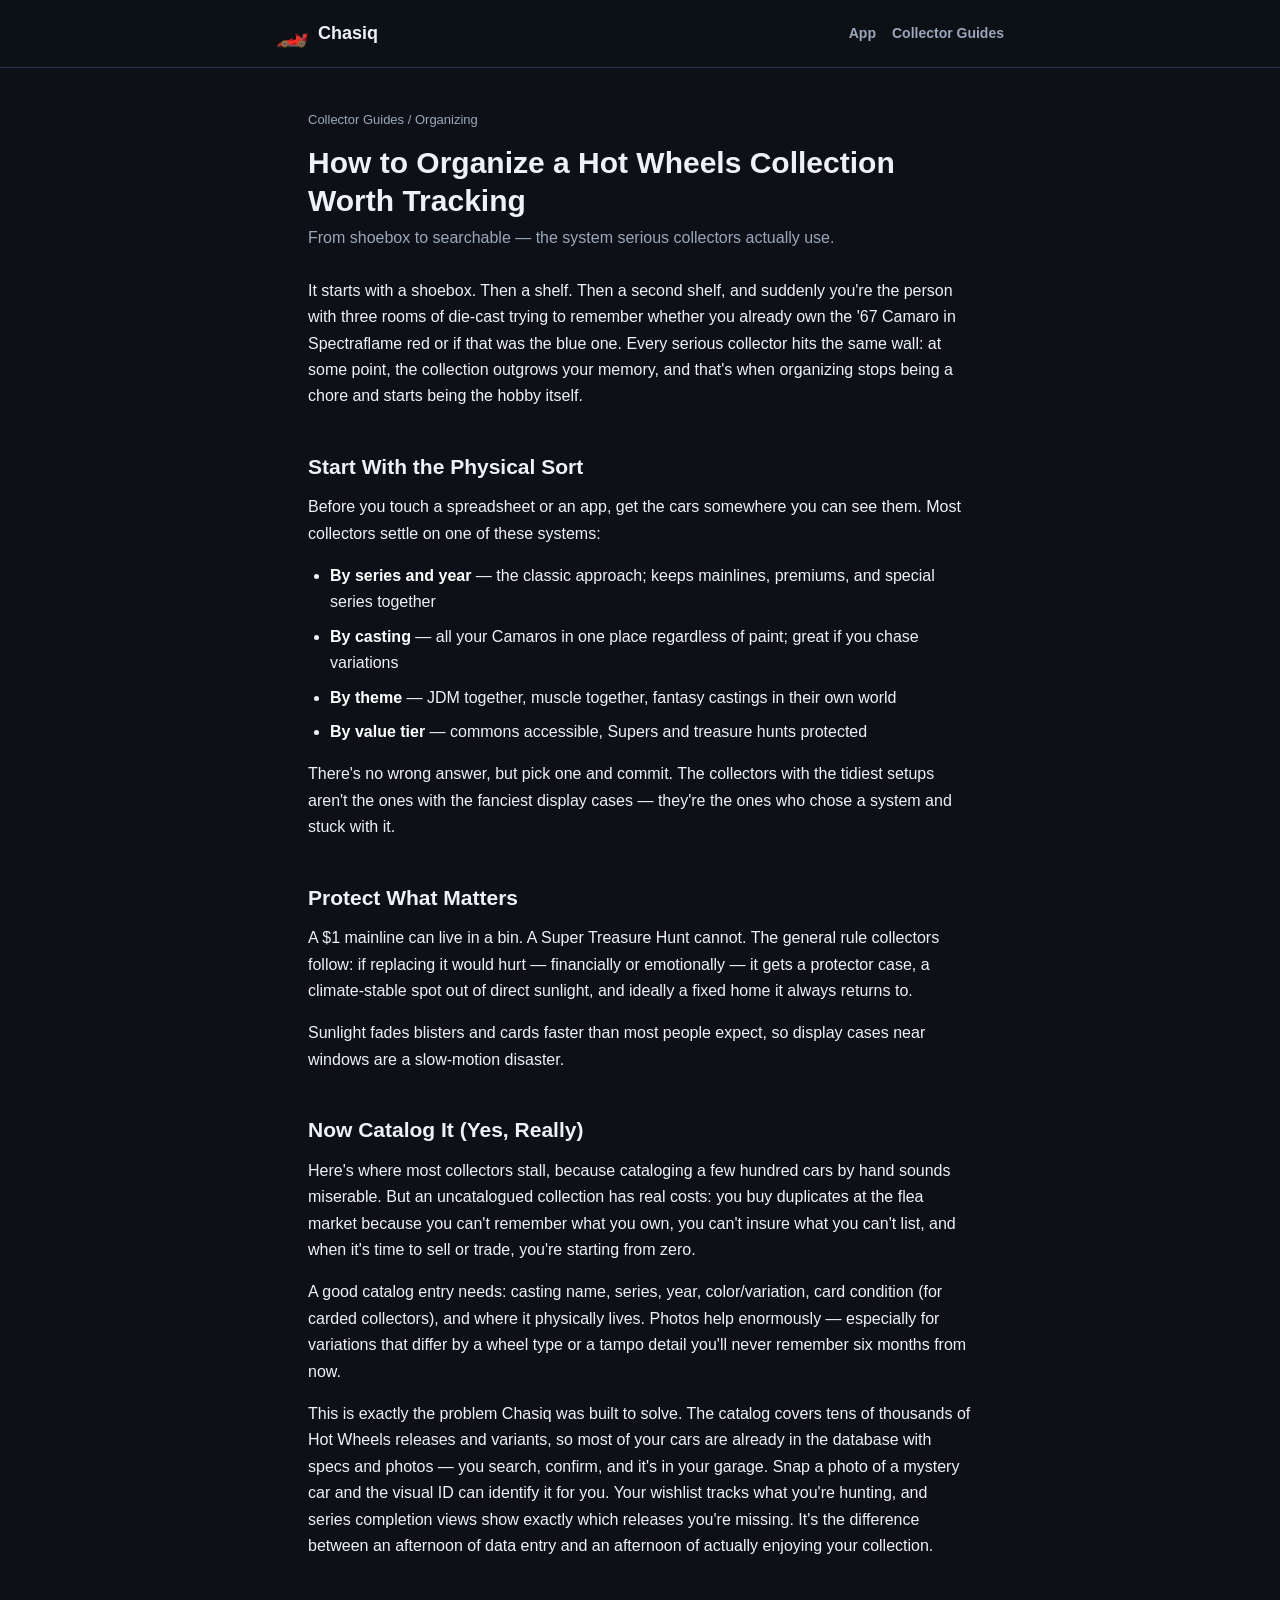
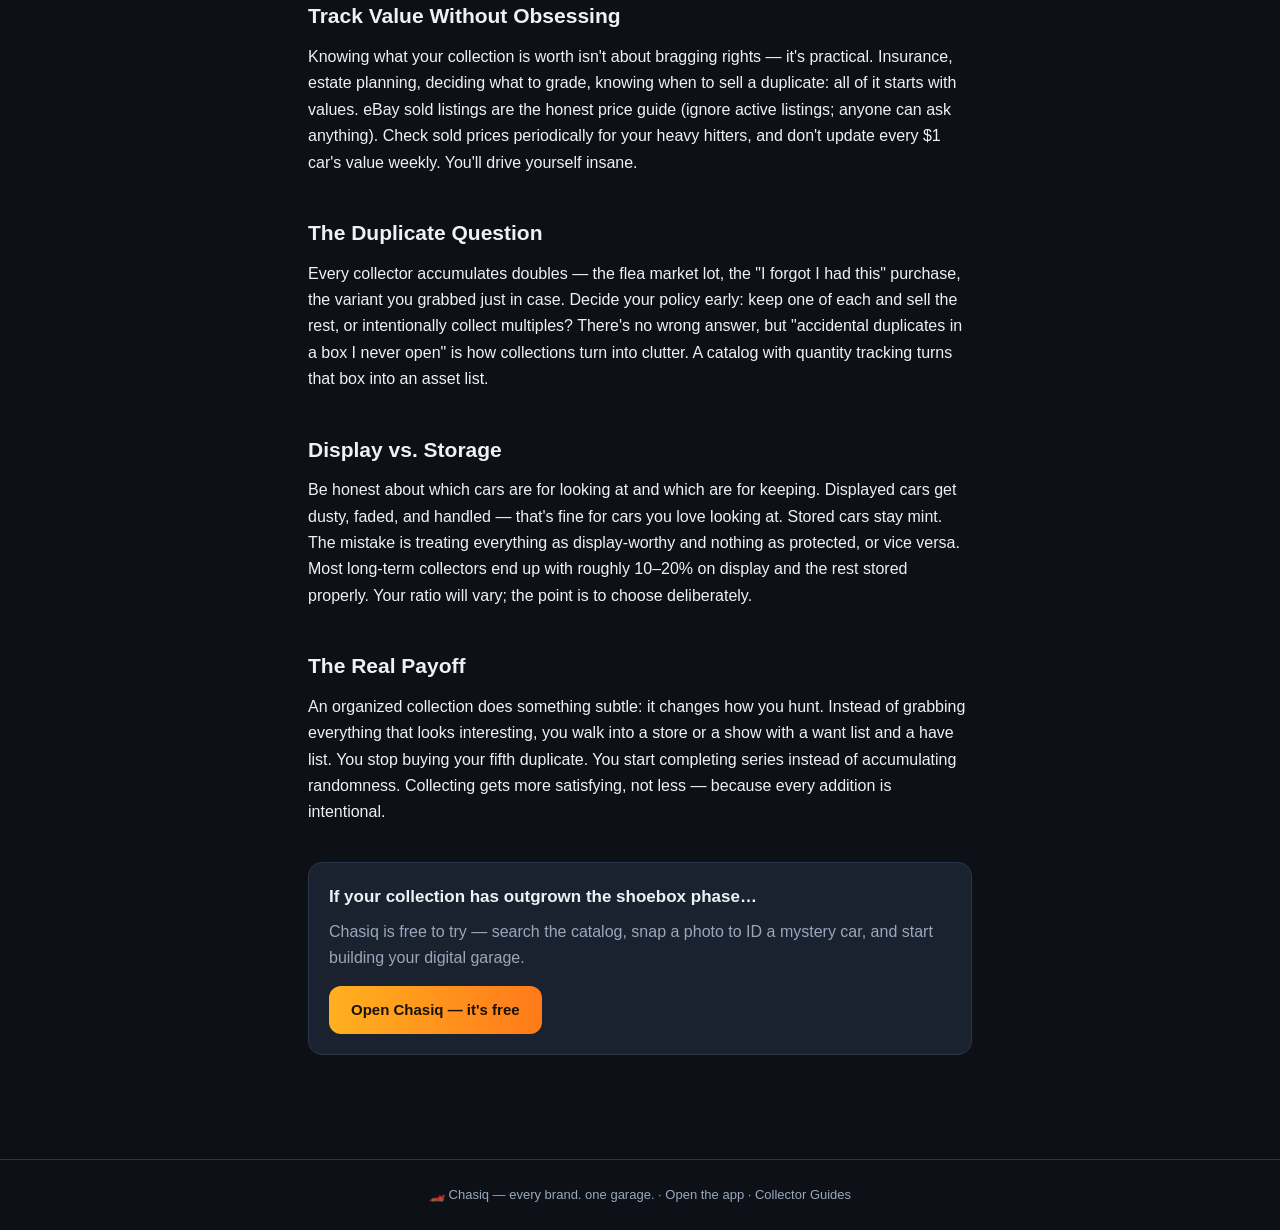
<file: blog/organize-hot-wheels-collection.html>
<!DOCTYPE html>
<html lang="en">
<head>
<script async src="https://www.googletagmanager.com/gtag/js?id=G-0XP3W1NQQ3"></script>
<script>window.dataLayer = window.dataLayer || []; function gtag(){dataLayer.push(arguments);} gtag('js', new Date()); gtag('config', 'G-0XP3W1NQQ3');</script>
<meta charset="UTF-8">
<meta name="viewport" content="width=device-width, initial-scale=1.0">
<title>How to Organize a Hot Wheels Collection Worth Tracking — Chasiq</title>
<meta name="description" content="Your Hot Wheels collection is bigger than you think. Here's how serious collectors organize, catalog, and track their die-cast — from bins to databases.">
<meta property="og:title" content="How to Organize a Hot Wheels Collection Worth Tracking">
<meta property="og:description" content="Your Hot Wheels collection is bigger than you think. Here's how serious collectors organize, catalog, and track their die-cast — from bins to databases.">
<meta property="og:type" content="article">
<meta property="og:url" content="https://chasiq.onrender.com/blog/organize-hot-wheels-collection.html">
<link rel="canonical" href="https://chasiq.onrender.com/blog/organize-hot-wheels-collection.html">
<style>
:root{--bg:#0d1117;--bg2:#131a22;--card:#1a2230;--line:#2b3648;--txt:#eef1f6;--mut:#9aa7bb;--acc:#ffb020;--acc2:#ff7a1a;--r:14px}
*{box-sizing:border-box}
html,body{margin:0;padding:0}
body{background:var(--bg);color:var(--txt);font-family:-apple-system,BlinkMacSystemFont,"Segoe UI",Roboto,Helvetica,Arial,sans-serif;font-size:16px;line-height:1.65}
a{color:var(--acc);text-decoration:none}
a:hover{text-decoration:underline}
.site-head{position:sticky;top:0;z-index:50;background:rgba(13,17,23,.94);border-bottom:1px solid var(--line);backdrop-filter:blur(8px)}
.site-head .inner{max-width:760px;margin:0 auto;padding:12px 16px;display:flex;align-items:center;gap:10px}
.brand{display:flex;align-items:center;gap:10px;font-weight:800;font-size:18px;color:var(--txt)}
.brand .mk{font-size:26px}
nav.headnav{margin-left:auto;display:flex;gap:16px;font-size:14px;font-weight:600}
nav.headnav a{color:var(--mut)}
nav.headnav a:hover{color:var(--acc)}
.wrap{max-width:700px;margin:0 auto;padding:28px 18px 64px}
.crumb{font-size:13px;color:var(--mut);margin-bottom:14px}
.crumb a{color:var(--mut)}
article.post h1{font-size:30px;line-height:1.25;margin:0 0 6px}
.post .dek{color:var(--mut);font-size:16px;margin:0 0 26px}
.post h2{font-size:21px;margin:34px 0 10px;padding-top:6px}
.post p{margin:0 0 16px}
.post ul{margin:0 0 16px;padding-left:22px}
.post li{margin:8px 0}
.post strong{color:#fff}
.cta{background:var(--card);border:1px solid var(--line);border-radius:var(--r);padding:20px;margin:36px 0 0}
.cta h3{margin:0 0 8px;font-size:17px}
.cta p{margin:0 0 14px;color:var(--mut)}
.btn{display:inline-block;background:linear-gradient(90deg,var(--acc),var(--acc2));color:#1a1206;font-weight:800;padding:12px 22px;border-radius:12px;border:0;cursor:pointer;font-size:15px}
.btn:hover{text-decoration:none;filter:brightness(1.06)}
footer.site{border-top:1px solid var(--line);margin-top:40px;padding:24px 18px;text-align:center;color:var(--mut);font-size:13px}
footer.site a{color:var(--mut)}
</style>
<script type="application/ld+json">
{"@context":"https://schema.org","@type":"BlogPosting","headline":"How to Organize a Hot Wheels Collection Worth Tracking","description":"Your Hot Wheels collection is bigger than you think. Here's how serious collectors organize, catalog, and track their die-cast — from bins to databases.","url":"https://chasiq.onrender.com/blog/organize-hot-wheels-collection.html","datePublished":"2026-10-12","author":{"@type":"Organization","name":"Chasiq"},"publisher":{"@type":"Organization","name":"Chasiq"}}
</script>
</head>
<body>
<header class="site-head"><div class="inner">
<a class="brand" href="/"><span class="mk">🏎️</span>Chasiq</a>
<nav class="headnav"><a href="/">App</a><a href="/blog/">Collector Guides</a></nav>
</div></header>
<div class="wrap">
<p class="crumb"><a href="/blog/">Collector Guides</a> / Organizing</p>
<article class="post">
<h1>How to Organize a Hot Wheels Collection Worth Tracking</h1>
<p class="dek">From shoebox to searchable — the system serious collectors actually use.</p>

<p>It starts with a shoebox. Then a shelf. Then a second shelf, and suddenly you're the person with three rooms of die-cast trying to remember whether you already own the '67 Camaro in Spectraflame red or if that was the blue one. Every serious collector hits the same wall: at some point, the collection outgrows your memory, and that's when organizing stops being a chore and starts being the hobby itself.</p>

<h2>Start With the Physical Sort</h2>
<p>Before you touch a spreadsheet or an app, get the cars somewhere you can see them. Most collectors settle on one of these systems:</p>
<ul>
<li><strong>By series and year</strong> — the classic approach; keeps mainlines, premiums, and special series together</li>
<li><strong>By casting</strong> — all your Camaros in one place regardless of paint; great if you chase variations</li>
<li><strong>By theme</strong> — JDM together, muscle together, fantasy castings in their own world</li>
<li><strong>By value tier</strong> — commons accessible, Supers and treasure hunts protected</li>
</ul>
<p>There's no wrong answer, but pick one and commit. The collectors with the tidiest setups aren't the ones with the fanciest display cases — they're the ones who chose a system and stuck with it.</p>

<h2>Protect What Matters</h2>
<p>A $1 mainline can live in a bin. A Super Treasure Hunt cannot. The general rule collectors follow: if replacing it would hurt — financially or emotionally — it gets a protector case, a climate-stable spot out of direct sunlight, and ideally a fixed home it always returns to.</p>
<p>Sunlight fades blisters and cards faster than most people expect, so display cases near windows are a slow-motion disaster.</p>

<h2>Now Catalog It (Yes, Really)</h2>
<p>Here's where most collectors stall, because cataloging a few hundred cars by hand sounds miserable. But an uncatalogued collection has real costs: you buy duplicates at the flea market because you can't remember what you own, you can't insure what you can't list, and when it's time to sell or trade, you're starting from zero.</p>
<p>A good catalog entry needs: casting name, series, year, color/variation, card condition (for carded collectors), and where it physically lives. Photos help enormously — especially for variations that differ by a wheel type or a tampo detail you'll never remember six months from now.</p>
<p>This is exactly the problem Chasiq was built to solve. The catalog covers tens of thousands of Hot Wheels releases and variants, so most of your cars are already in the database with specs and photos — you search, confirm, and it's in your garage. Snap a photo of a mystery car and the visual ID can identify it for you. Your wishlist tracks what you're hunting, and series completion views show exactly which releases you're missing. It's the difference between an afternoon of data entry and an afternoon of actually enjoying your collection.</p>

<h2>Track Value Without Obsessing</h2>
<p>Knowing what your collection is worth isn't about bragging rights — it's practical. Insurance, estate planning, deciding what to grade, knowing when to sell a duplicate: all of it starts with values. eBay sold listings are the honest price guide (ignore active listings; anyone can ask anything). Check sold prices periodically for your heavy hitters, and don't update every $1 car's value weekly. You'll drive yourself insane.</p>

<h2>The Duplicate Question</h2>
<p>Every collector accumulates doubles — the flea market lot, the "I forgot I had this" purchase, the variant you grabbed just in case. Decide your policy early: keep one of each and sell the rest, or intentionally collect multiples? There's no wrong answer, but "accidental duplicates in a box I never open" is how collections turn into clutter. A catalog with quantity tracking turns that box into an asset list.</p>

<h2>Display vs. Storage</h2>
<p>Be honest about which cars are for looking at and which are for keeping. Displayed cars get dusty, faded, and handled — that's fine for cars you love looking at. Stored cars stay mint. The mistake is treating everything as display-worthy and nothing as protected, or vice versa. Most long-term collectors end up with roughly 10–20% on display and the rest stored properly. Your ratio will vary; the point is to choose deliberately.</p>

<h2>The Real Payoff</h2>
<p>An organized collection does something subtle: it changes how you hunt. Instead of grabbing everything that looks interesting, you walk into a store or a show with a want list and a have list. You stop buying your fifth duplicate. You start completing series instead of accumulating randomness. Collecting gets more satisfying, not less — because every addition is intentional.</p>

<div class="cta">
<h3>If your collection has outgrown the shoebox phase…</h3>
<p>Chasiq is free to try — search the catalog, snap a photo to ID a mystery car, and start building your digital garage.</p>
<a class="btn" href="https://chasiq.onrender.com/">Open Chasiq — it's free</a>
</div>
</article>
</div>
<footer class="site">🏎️ Chasiq — every brand. one garage. · <a href="/">Open the app</a> · <a href="/blog/">Collector Guides</a></footer>
</body>
</html>
</file>
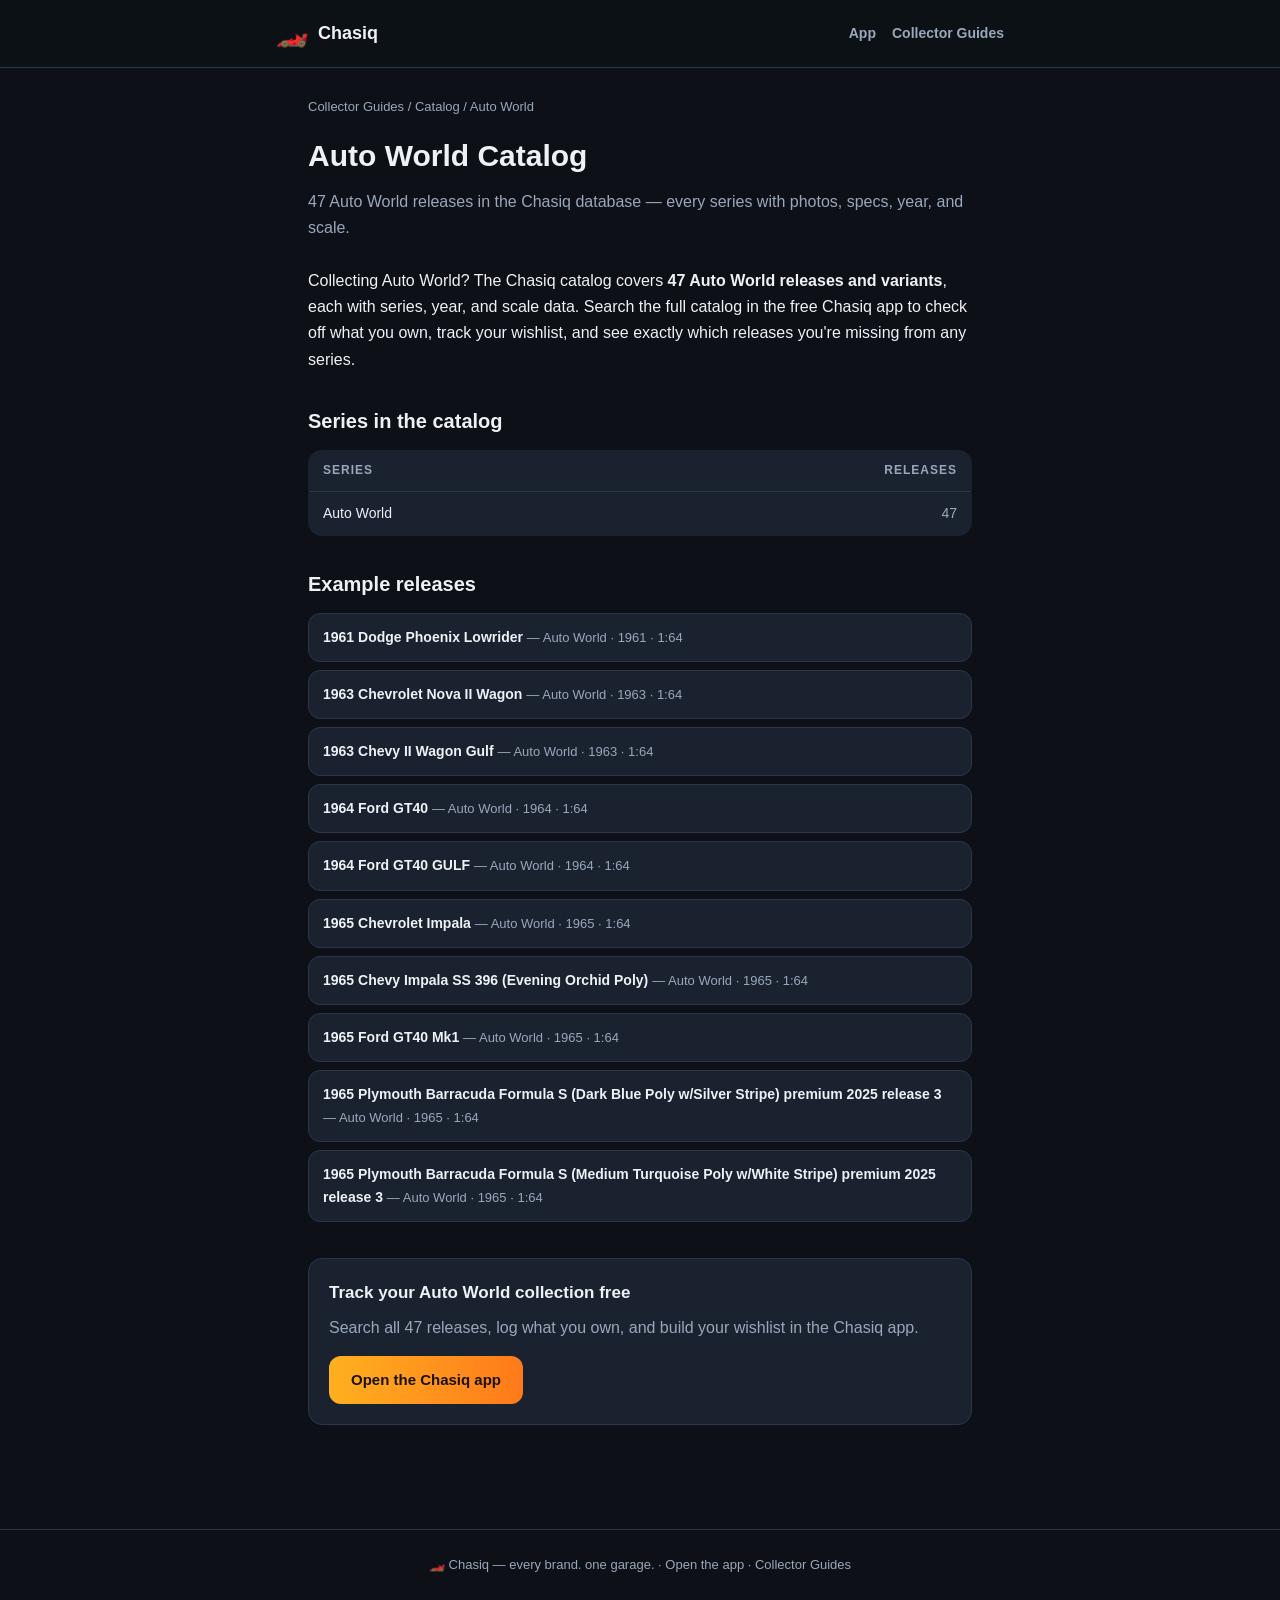
<file: brands/auto-world.html>
<!DOCTYPE html>
<html lang="en">
<head>
<script async src="https://www.googletagmanager.com/gtag/js?id=G-0XP3W1NQQ3"></script>
<script>window.dataLayer = window.dataLayer || []; function gtag(){dataLayer.push(arguments);} gtag('js', new Date()); gtag('config', 'G-0XP3W1NQQ3');</script>
<meta charset="UTF-8">
<meta name="viewport" content="width=device-width, initial-scale=1.0">
<title>Auto World Catalog — 47 Releases | Chasiq</title>
<meta name="description" content="Browse 47 Auto World die-cast releases in the Chasiq catalog — every series with photos, specs, years and scale. Free collection tracker for die-cast collectors.">
<meta property="og:title" content="Auto World Catalog — 47 Releases | Chasiq">
<meta property="og:description" content="Browse 47 Auto World die-cast releases in the Chasiq catalog — every series with photos, specs, years and scale. Free collection tracker for die-cast collectors.">
<meta property="og:type" content="website">
<meta property="og:url" content="https://chasiq.onrender.com/brands/auto-world.html">
<link rel="canonical" href="https://chasiq.onrender.com/brands/auto-world.html">
<style>
:root{--bg:#0d1117;--card:#1a2230;--line:#2b3648;--txt:#eef1f6;--mut:#9aa7bb;--mut2:#6b7a90;--acc:#ffb020;--acc2:#ff7a1a;--r:14px}
*{box-sizing:border-box}html,body{margin:0;padding:0}
body{background:var(--bg);color:var(--txt);font-family:-apple-system,BlinkMacSystemFont,"Segoe UI",Roboto,Helvetica,Arial,sans-serif;font-size:16px;line-height:1.65}
a{color:var(--acc);text-decoration:none}a:hover{text-decoration:underline}
.site-head{position:sticky;top:0;z-index:50;background:rgba(13,17,23,.94);border-bottom:1px solid var(--line)}
.site-head .inner{max-width:760px;margin:0 auto;padding:12px 16px;display:flex;align-items:center;gap:10px}
.brand{display:flex;align-items:center;gap:10px;font-weight:800;font-size:18px;color:var(--txt)}
.brand .mk{font-size:26px}
nav.headnav{margin-left:auto;display:flex;gap:16px;font-size:14px;font-weight:600}
nav.headnav a{color:var(--mut)}
.wrap{max-width:700px;margin:0 auto;padding:28px 18px 64px}
.crumb{font-size:13px;color:var(--mut);margin-bottom:14px}.crumb a{color:var(--mut)}
h1{font-size:30px;margin:0 0 8px}.dek{color:var(--mut);margin:0 0 26px}
h2{font-size:20px;margin:32px 0 12px}
p{margin:0 0 14px}
table{width:100%;border-collapse:collapse;background:var(--card);border:1px solid var(--line);border-radius:var(--r);overflow:hidden}
th,td{text-align:left;padding:10px 14px;border-bottom:1px solid var(--line);font-size:14px}
th{color:var(--mut);font-size:12px;text-transform:uppercase;letter-spacing:1px}
td.num{text-align:right;color:var(--mut)}
ul.ex{list-style:none;padding:0;margin:0}
ul.ex li{background:var(--card);border:1px solid var(--line);border-radius:12px;padding:12px 14px;margin-bottom:8px;font-size:14px}
ul.ex li span{color:var(--mut);font-size:13px}
.cta{background:var(--card);border:1px solid var(--line);border-radius:var(--r);padding:20px;margin:36px 0 0}
.cta h3{margin:0 0 8px;font-size:17px}.cta p{margin:0 0 14px;color:var(--mut)}
.btn{display:inline-block;background:linear-gradient(90deg,var(--acc),var(--acc2));color:#1a1206;font-weight:800;padding:12px 22px;border-radius:12px;font-size:15px}
.btn:hover{text-decoration:none;filter:brightness(1.06)}
footer.site{border-top:1px solid var(--line);margin-top:40px;padding:24px 18px;text-align:center;color:var(--mut);font-size:13px}
footer.site a{color:var(--mut)}
</style>
<script type="application/ld+json">
{"@context":"https://schema.org","@type":"ItemList","name":"Auto World Catalog — Chasiq","numberOfItems":47,"url":"https://chasiq.onrender.com/brands/auto-world.html"}
</script>
</head>
<body>
<header class="site-head"><div class="inner">
<a class="brand" href="/"><span class="mk">🏎️</span>Chasiq</a>
<nav class="headnav"><a href="/">App</a><a href="/blog/">Collector Guides</a></nav>
</div></header>
<div class="wrap">
<p class="crumb"><a href="/blog/">Collector Guides</a> / Catalog / Auto World</p>
<h1>Auto World Catalog</h1>
<p class="dek">47 Auto World releases in the Chasiq database — every series with photos, specs, year, and scale.</p>
<p>Collecting Auto World? The Chasiq catalog covers <strong>47 Auto World releases and variants</strong>, each with series, year, and scale data. Search the full catalog in the free Chasiq app to check off what you own, track your wishlist, and see exactly which releases you're missing from any series.</p>
<h2>Series in the catalog</h2>
<table><tr><th>Series</th><th style="text-align:right">Releases</th></tr>
<tr><td>Auto World</td><td class="num">47</td></tr>
</table>
<h2>Example releases</h2>
<ul class="ex">
<li><strong>1961 Dodge Phoenix Lowrider</strong> <span>— Auto World · 1961 · 1:64</span></li>
<li><strong>1963 Chevrolet Nova II Wagon</strong> <span>— Auto World · 1963 · 1:64</span></li>
<li><strong>1963 Chevy II Wagon Gulf</strong> <span>— Auto World · 1963 · 1:64</span></li>
<li><strong>1964 Ford GT40</strong> <span>— Auto World · 1964 · 1:64</span></li>
<li><strong>1964 Ford GT40 GULF</strong> <span>— Auto World · 1964 · 1:64</span></li>
<li><strong>1965 Chevrolet Impala</strong> <span>— Auto World · 1965 · 1:64</span></li>
<li><strong>1965 Chevy Impala SS 396 (Evening Orchid Poly)</strong> <span>— Auto World · 1965 · 1:64</span></li>
<li><strong>1965 Ford GT40 Mk1</strong> <span>— Auto World · 1965 · 1:64</span></li>
<li><strong>1965 Plymouth Barracuda Formula S (Dark Blue Poly w/Silver Stripe) premium 2025 release 3</strong> <span>— Auto World · 1965 · 1:64</span></li>
<li><strong>1965 Plymouth Barracuda Formula S (Medium Turquoise Poly w/White Stripe) premium 2025 release 3</strong> <span>— Auto World · 1965 · 1:64</span></li>
</ul>
<div class="cta">
<h3>Track your Auto World collection free</h3>
<p>Search all 47 releases, log what you own, and build your wishlist in the Chasiq app.</p>
<a class="btn" href="https://chasiq.onrender.com/">Open the Chasiq app</a>
</div>
</div>
<footer class="site">🏎️ Chasiq — every brand. one garage. · <a href="/">Open the app</a> · <a href="/blog/">Collector Guides</a></footer>
</body>
</html>
</file>
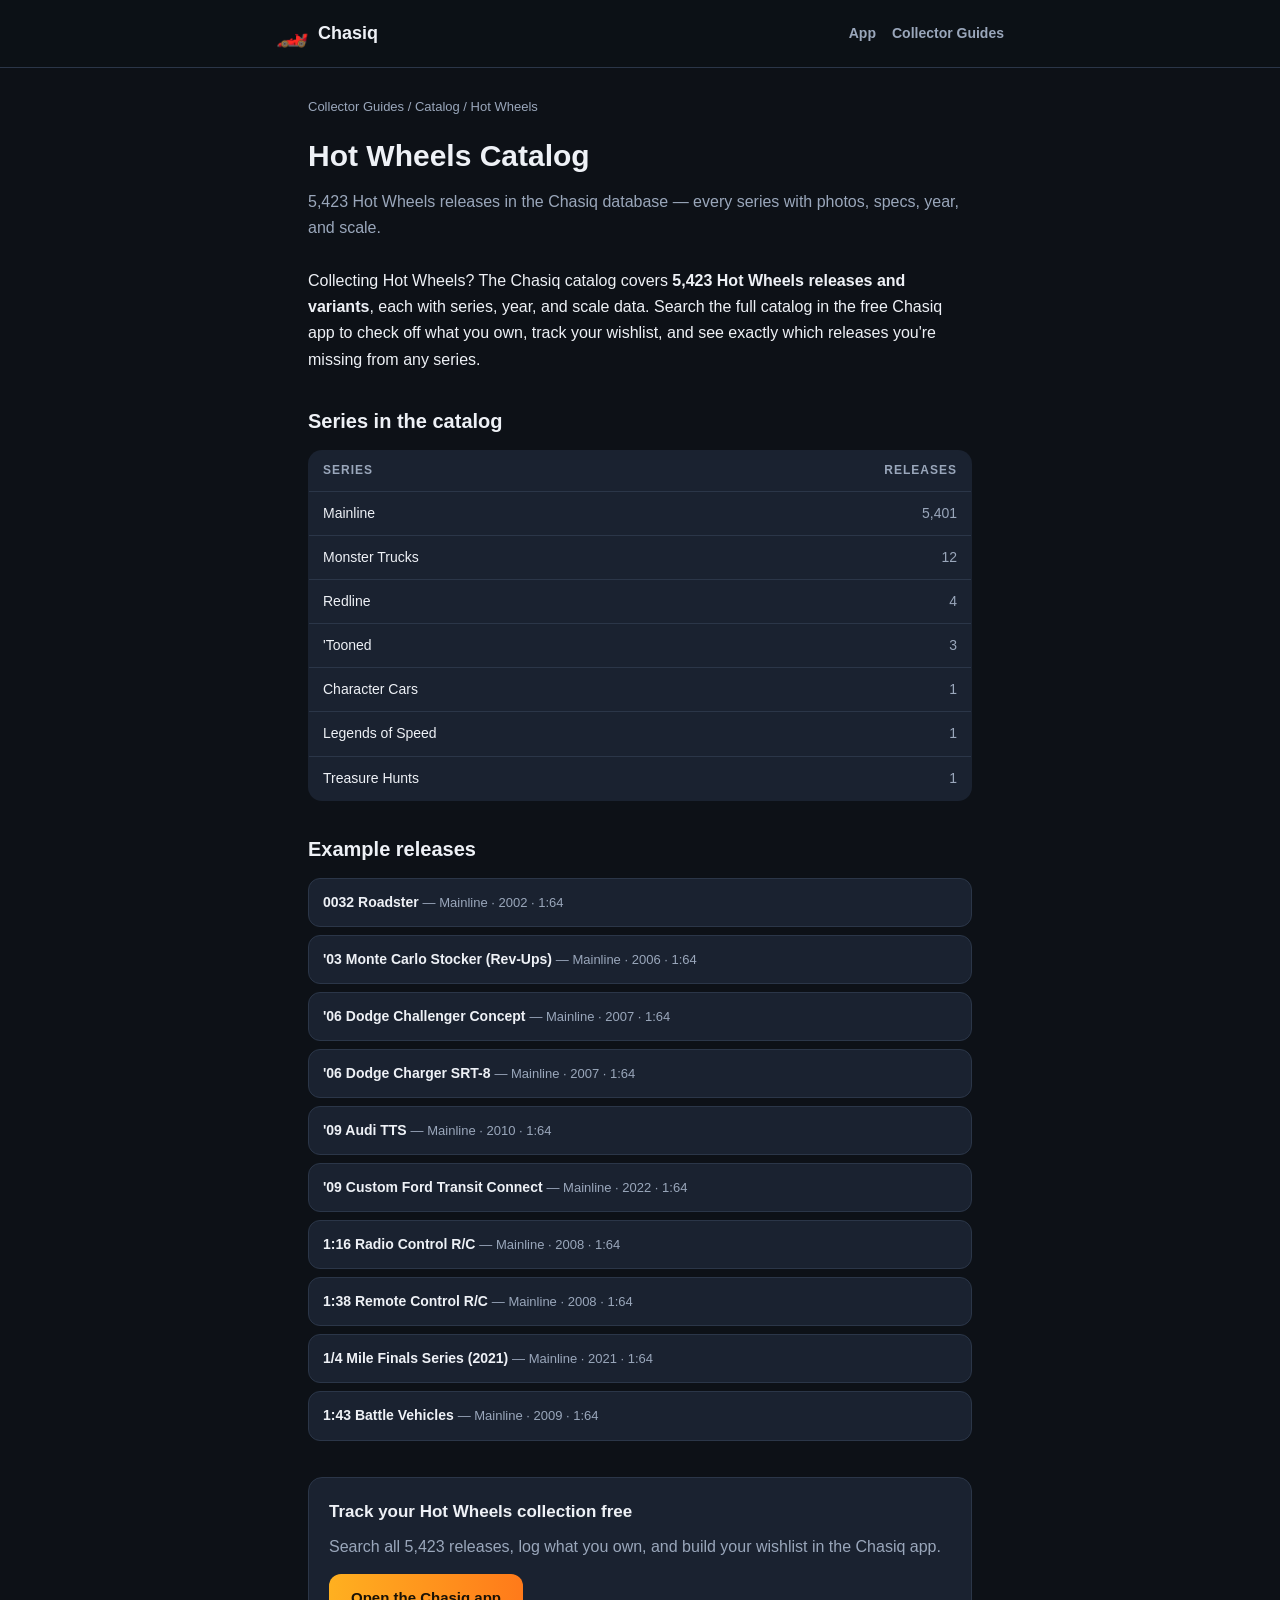
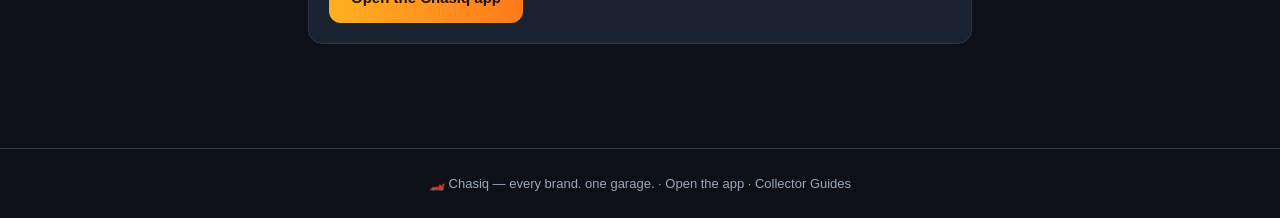
<file: brands/hot-wheels.html>
<!DOCTYPE html>
<html lang="en">
<head>
<script async src="https://www.googletagmanager.com/gtag/js?id=G-0XP3W1NQQ3"></script>
<script>window.dataLayer = window.dataLayer || []; function gtag(){dataLayer.push(arguments);} gtag('js', new Date()); gtag('config', 'G-0XP3W1NQQ3');</script>
<meta charset="UTF-8">
<meta name="viewport" content="width=device-width, initial-scale=1.0">
<title>Hot Wheels Catalog — 5,423 Releases | Chasiq</title>
<meta name="description" content="Browse 5,423 Hot Wheels die-cast releases in the Chasiq catalog — every series with photos, specs, years and scale. Free collection tracker for die-cast collectors.">
<meta property="og:title" content="Hot Wheels Catalog — 5,423 Releases | Chasiq">
<meta property="og:description" content="Browse 5,423 Hot Wheels die-cast releases in the Chasiq catalog — every series with photos, specs, years and scale. Free collection tracker for die-cast collectors.">
<meta property="og:type" content="website">
<meta property="og:url" content="https://chasiq.onrender.com/brands/hot-wheels.html">
<link rel="canonical" href="https://chasiq.onrender.com/brands/hot-wheels.html">
<style>
:root{--bg:#0d1117;--card:#1a2230;--line:#2b3648;--txt:#eef1f6;--mut:#9aa7bb;--mut2:#6b7a90;--acc:#ffb020;--acc2:#ff7a1a;--r:14px}
*{box-sizing:border-box}html,body{margin:0;padding:0}
body{background:var(--bg);color:var(--txt);font-family:-apple-system,BlinkMacSystemFont,"Segoe UI",Roboto,Helvetica,Arial,sans-serif;font-size:16px;line-height:1.65}
a{color:var(--acc);text-decoration:none}a:hover{text-decoration:underline}
.site-head{position:sticky;top:0;z-index:50;background:rgba(13,17,23,.94);border-bottom:1px solid var(--line)}
.site-head .inner{max-width:760px;margin:0 auto;padding:12px 16px;display:flex;align-items:center;gap:10px}
.brand{display:flex;align-items:center;gap:10px;font-weight:800;font-size:18px;color:var(--txt)}
.brand .mk{font-size:26px}
nav.headnav{margin-left:auto;display:flex;gap:16px;font-size:14px;font-weight:600}
nav.headnav a{color:var(--mut)}
.wrap{max-width:700px;margin:0 auto;padding:28px 18px 64px}
.crumb{font-size:13px;color:var(--mut);margin-bottom:14px}.crumb a{color:var(--mut)}
h1{font-size:30px;margin:0 0 8px}.dek{color:var(--mut);margin:0 0 26px}
h2{font-size:20px;margin:32px 0 12px}
p{margin:0 0 14px}
table{width:100%;border-collapse:collapse;background:var(--card);border:1px solid var(--line);border-radius:var(--r);overflow:hidden}
th,td{text-align:left;padding:10px 14px;border-bottom:1px solid var(--line);font-size:14px}
th{color:var(--mut);font-size:12px;text-transform:uppercase;letter-spacing:1px}
td.num{text-align:right;color:var(--mut)}
ul.ex{list-style:none;padding:0;margin:0}
ul.ex li{background:var(--card);border:1px solid var(--line);border-radius:12px;padding:12px 14px;margin-bottom:8px;font-size:14px}
ul.ex li span{color:var(--mut);font-size:13px}
.cta{background:var(--card);border:1px solid var(--line);border-radius:var(--r);padding:20px;margin:36px 0 0}
.cta h3{margin:0 0 8px;font-size:17px}.cta p{margin:0 0 14px;color:var(--mut)}
.btn{display:inline-block;background:linear-gradient(90deg,var(--acc),var(--acc2));color:#1a1206;font-weight:800;padding:12px 22px;border-radius:12px;font-size:15px}
.btn:hover{text-decoration:none;filter:brightness(1.06)}
footer.site{border-top:1px solid var(--line);margin-top:40px;padding:24px 18px;text-align:center;color:var(--mut);font-size:13px}
footer.site a{color:var(--mut)}
</style>
<script type="application/ld+json">
{"@context":"https://schema.org","@type":"ItemList","name":"Hot Wheels Catalog — Chasiq","numberOfItems":5423,"url":"https://chasiq.onrender.com/brands/hot-wheels.html"}
</script>
</head>
<body>
<header class="site-head"><div class="inner">
<a class="brand" href="/"><span class="mk">🏎️</span>Chasiq</a>
<nav class="headnav"><a href="/">App</a><a href="/blog/">Collector Guides</a></nav>
</div></header>
<div class="wrap">
<p class="crumb"><a href="/blog/">Collector Guides</a> / Catalog / Hot Wheels</p>
<h1>Hot Wheels Catalog</h1>
<p class="dek">5,423 Hot Wheels releases in the Chasiq database — every series with photos, specs, year, and scale.</p>
<p>Collecting Hot Wheels? The Chasiq catalog covers <strong>5,423 Hot Wheels releases and variants</strong>, each with series, year, and scale data. Search the full catalog in the free Chasiq app to check off what you own, track your wishlist, and see exactly which releases you're missing from any series.</p>
<h2>Series in the catalog</h2>
<table><tr><th>Series</th><th style="text-align:right">Releases</th></tr>
<tr><td>Mainline</td><td class="num">5,401</td></tr>
<tr><td>Monster Trucks</td><td class="num">12</td></tr>
<tr><td>Redline</td><td class="num">4</td></tr>
<tr><td>'Tooned</td><td class="num">3</td></tr>
<tr><td>Character Cars</td><td class="num">1</td></tr>
<tr><td>Legends of Speed</td><td class="num">1</td></tr>
<tr><td>Treasure Hunts</td><td class="num">1</td></tr>
</table>
<h2>Example releases</h2>
<ul class="ex">
<li><strong>0032 Roadster</strong> <span>— Mainline · 2002 · 1:64</span></li>
<li><strong>'03 Monte Carlo Stocker (Rev-Ups)</strong> <span>— Mainline · 2006 · 1:64</span></li>
<li><strong>'06 Dodge Challenger Concept</strong> <span>— Mainline · 2007 · 1:64</span></li>
<li><strong>'06 Dodge Charger SRT-8</strong> <span>— Mainline · 2007 · 1:64</span></li>
<li><strong>'09 Audi TTS</strong> <span>— Mainline · 2010 · 1:64</span></li>
<li><strong>'09 Custom Ford Transit Connect</strong> <span>— Mainline · 2022 · 1:64</span></li>
<li><strong>1:16 Radio Control R/C</strong> <span>— Mainline · 2008 · 1:64</span></li>
<li><strong>1:38 Remote Control R/C</strong> <span>— Mainline · 2008 · 1:64</span></li>
<li><strong>1/4 Mile Finals Series (2021)</strong> <span>— Mainline · 2021 · 1:64</span></li>
<li><strong>1:43 Battle Vehicles</strong> <span>— Mainline · 2009 · 1:64</span></li>
</ul>
<div class="cta">
<h3>Track your Hot Wheels collection free</h3>
<p>Search all 5,423 releases, log what you own, and build your wishlist in the Chasiq app.</p>
<a class="btn" href="https://chasiq.onrender.com/">Open the Chasiq app</a>
</div>
</div>
<footer class="site">🏎️ Chasiq — every brand. one garage. · <a href="/">Open the app</a> · <a href="/blog/">Collector Guides</a></footer>
</body>
</html>
</file>
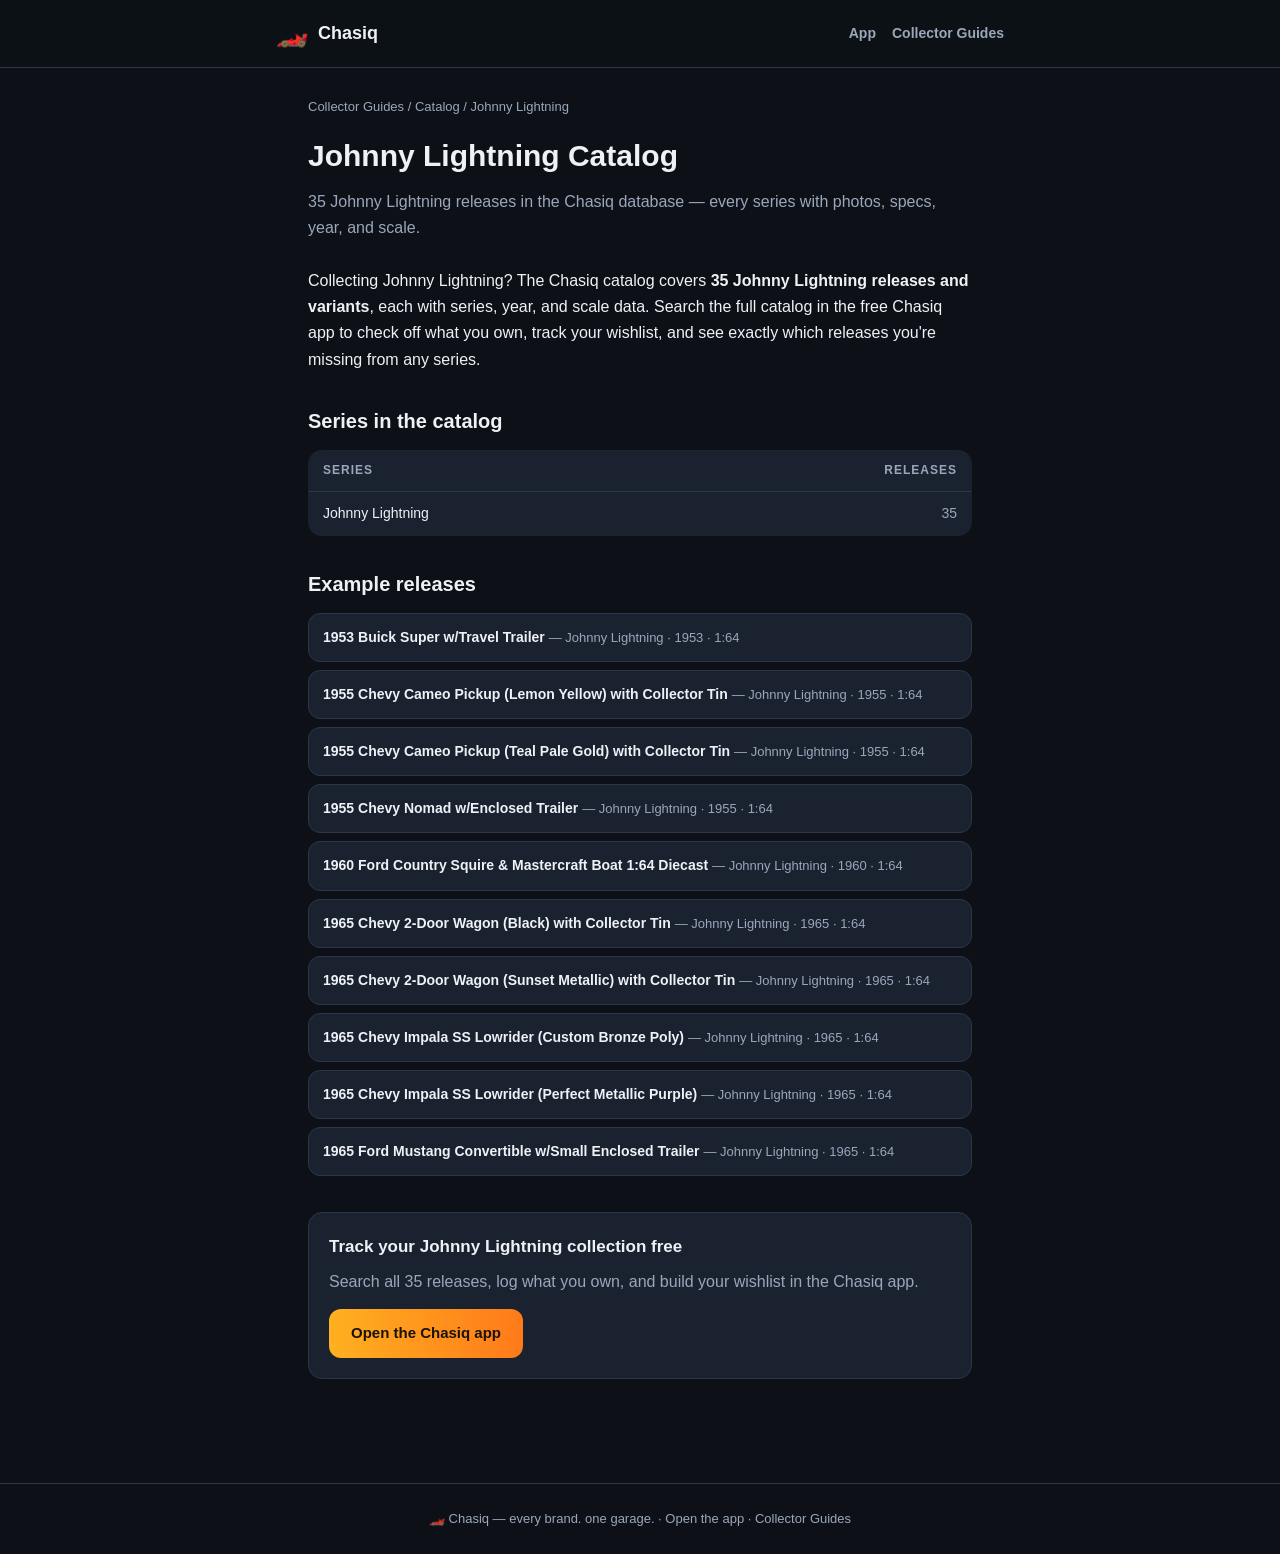
<file: brands/johnny-lightning.html>
<!DOCTYPE html>
<html lang="en">
<head>
<script async src="https://www.googletagmanager.com/gtag/js?id=G-0XP3W1NQQ3"></script>
<script>window.dataLayer = window.dataLayer || []; function gtag(){dataLayer.push(arguments);} gtag('js', new Date()); gtag('config', 'G-0XP3W1NQQ3');</script>
<meta charset="UTF-8">
<meta name="viewport" content="width=device-width, initial-scale=1.0">
<title>Johnny Lightning Catalog — 35 Releases | Chasiq</title>
<meta name="description" content="Browse 35 Johnny Lightning die-cast releases in the Chasiq catalog — every series with photos, specs, years and scale. Free collection tracker for die-cast collectors.">
<meta property="og:title" content="Johnny Lightning Catalog — 35 Releases | Chasiq">
<meta property="og:description" content="Browse 35 Johnny Lightning die-cast releases in the Chasiq catalog — every series with photos, specs, years and scale. Free collection tracker for die-cast collectors.">
<meta property="og:type" content="website">
<meta property="og:url" content="https://chasiq.onrender.com/brands/johnny-lightning.html">
<link rel="canonical" href="https://chasiq.onrender.com/brands/johnny-lightning.html">
<style>
:root{--bg:#0d1117;--card:#1a2230;--line:#2b3648;--txt:#eef1f6;--mut:#9aa7bb;--mut2:#6b7a90;--acc:#ffb020;--acc2:#ff7a1a;--r:14px}
*{box-sizing:border-box}html,body{margin:0;padding:0}
body{background:var(--bg);color:var(--txt);font-family:-apple-system,BlinkMacSystemFont,"Segoe UI",Roboto,Helvetica,Arial,sans-serif;font-size:16px;line-height:1.65}
a{color:var(--acc);text-decoration:none}a:hover{text-decoration:underline}
.site-head{position:sticky;top:0;z-index:50;background:rgba(13,17,23,.94);border-bottom:1px solid var(--line)}
.site-head .inner{max-width:760px;margin:0 auto;padding:12px 16px;display:flex;align-items:center;gap:10px}
.brand{display:flex;align-items:center;gap:10px;font-weight:800;font-size:18px;color:var(--txt)}
.brand .mk{font-size:26px}
nav.headnav{margin-left:auto;display:flex;gap:16px;font-size:14px;font-weight:600}
nav.headnav a{color:var(--mut)}
.wrap{max-width:700px;margin:0 auto;padding:28px 18px 64px}
.crumb{font-size:13px;color:var(--mut);margin-bottom:14px}.crumb a{color:var(--mut)}
h1{font-size:30px;margin:0 0 8px}.dek{color:var(--mut);margin:0 0 26px}
h2{font-size:20px;margin:32px 0 12px}
p{margin:0 0 14px}
table{width:100%;border-collapse:collapse;background:var(--card);border:1px solid var(--line);border-radius:var(--r);overflow:hidden}
th,td{text-align:left;padding:10px 14px;border-bottom:1px solid var(--line);font-size:14px}
th{color:var(--mut);font-size:12px;text-transform:uppercase;letter-spacing:1px}
td.num{text-align:right;color:var(--mut)}
ul.ex{list-style:none;padding:0;margin:0}
ul.ex li{background:var(--card);border:1px solid var(--line);border-radius:12px;padding:12px 14px;margin-bottom:8px;font-size:14px}
ul.ex li span{color:var(--mut);font-size:13px}
.cta{background:var(--card);border:1px solid var(--line);border-radius:var(--r);padding:20px;margin:36px 0 0}
.cta h3{margin:0 0 8px;font-size:17px}.cta p{margin:0 0 14px;color:var(--mut)}
.btn{display:inline-block;background:linear-gradient(90deg,var(--acc),var(--acc2));color:#1a1206;font-weight:800;padding:12px 22px;border-radius:12px;font-size:15px}
.btn:hover{text-decoration:none;filter:brightness(1.06)}
footer.site{border-top:1px solid var(--line);margin-top:40px;padding:24px 18px;text-align:center;color:var(--mut);font-size:13px}
footer.site a{color:var(--mut)}
</style>
<script type="application/ld+json">
{"@context":"https://schema.org","@type":"ItemList","name":"Johnny Lightning Catalog — Chasiq","numberOfItems":35,"url":"https://chasiq.onrender.com/brands/johnny-lightning.html"}
</script>
</head>
<body>
<header class="site-head"><div class="inner">
<a class="brand" href="/"><span class="mk">🏎️</span>Chasiq</a>
<nav class="headnav"><a href="/">App</a><a href="/blog/">Collector Guides</a></nav>
</div></header>
<div class="wrap">
<p class="crumb"><a href="/blog/">Collector Guides</a> / Catalog / Johnny Lightning</p>
<h1>Johnny Lightning Catalog</h1>
<p class="dek">35 Johnny Lightning releases in the Chasiq database — every series with photos, specs, year, and scale.</p>
<p>Collecting Johnny Lightning? The Chasiq catalog covers <strong>35 Johnny Lightning releases and variants</strong>, each with series, year, and scale data. Search the full catalog in the free Chasiq app to check off what you own, track your wishlist, and see exactly which releases you're missing from any series.</p>
<h2>Series in the catalog</h2>
<table><tr><th>Series</th><th style="text-align:right">Releases</th></tr>
<tr><td>Johnny Lightning</td><td class="num">35</td></tr>
</table>
<h2>Example releases</h2>
<ul class="ex">
<li><strong>1953 Buick Super w/Travel Trailer</strong> <span>— Johnny Lightning · 1953 · 1:64</span></li>
<li><strong>1955 Chevy Cameo Pickup (Lemon Yellow) with Collector Tin</strong> <span>— Johnny Lightning · 1955 · 1:64</span></li>
<li><strong>1955 Chevy Cameo Pickup (Teal Pale Gold) with Collector Tin</strong> <span>— Johnny Lightning · 1955 · 1:64</span></li>
<li><strong>1955 Chevy Nomad w/Enclosed Trailer</strong> <span>— Johnny Lightning · 1955 · 1:64</span></li>
<li><strong>1960 Ford Country Squire &amp; Mastercraft Boat 1:64 Diecast</strong> <span>— Johnny Lightning · 1960 · 1:64</span></li>
<li><strong>1965 Chevy 2-Door Wagon (Black) with Collector Tin</strong> <span>— Johnny Lightning · 1965 · 1:64</span></li>
<li><strong>1965 Chevy 2-Door Wagon (Sunset Metallic) with Collector Tin</strong> <span>— Johnny Lightning · 1965 · 1:64</span></li>
<li><strong>1965 Chevy Impala SS Lowrider (Custom Bronze Poly)</strong> <span>— Johnny Lightning · 1965 · 1:64</span></li>
<li><strong>1965 Chevy Impala SS Lowrider (Perfect Metallic Purple)</strong> <span>— Johnny Lightning · 1965 · 1:64</span></li>
<li><strong>1965 Ford Mustang Convertible w/Small Enclosed Trailer</strong> <span>— Johnny Lightning · 1965 · 1:64</span></li>
</ul>
<div class="cta">
<h3>Track your Johnny Lightning collection free</h3>
<p>Search all 35 releases, log what you own, and build your wishlist in the Chasiq app.</p>
<a class="btn" href="https://chasiq.onrender.com/">Open the Chasiq app</a>
</div>
</div>
<footer class="site">🏎️ Chasiq — every brand. one garage. · <a href="/">Open the app</a> · <a href="/blog/">Collector Guides</a></footer>
</body>
</html>
</file>
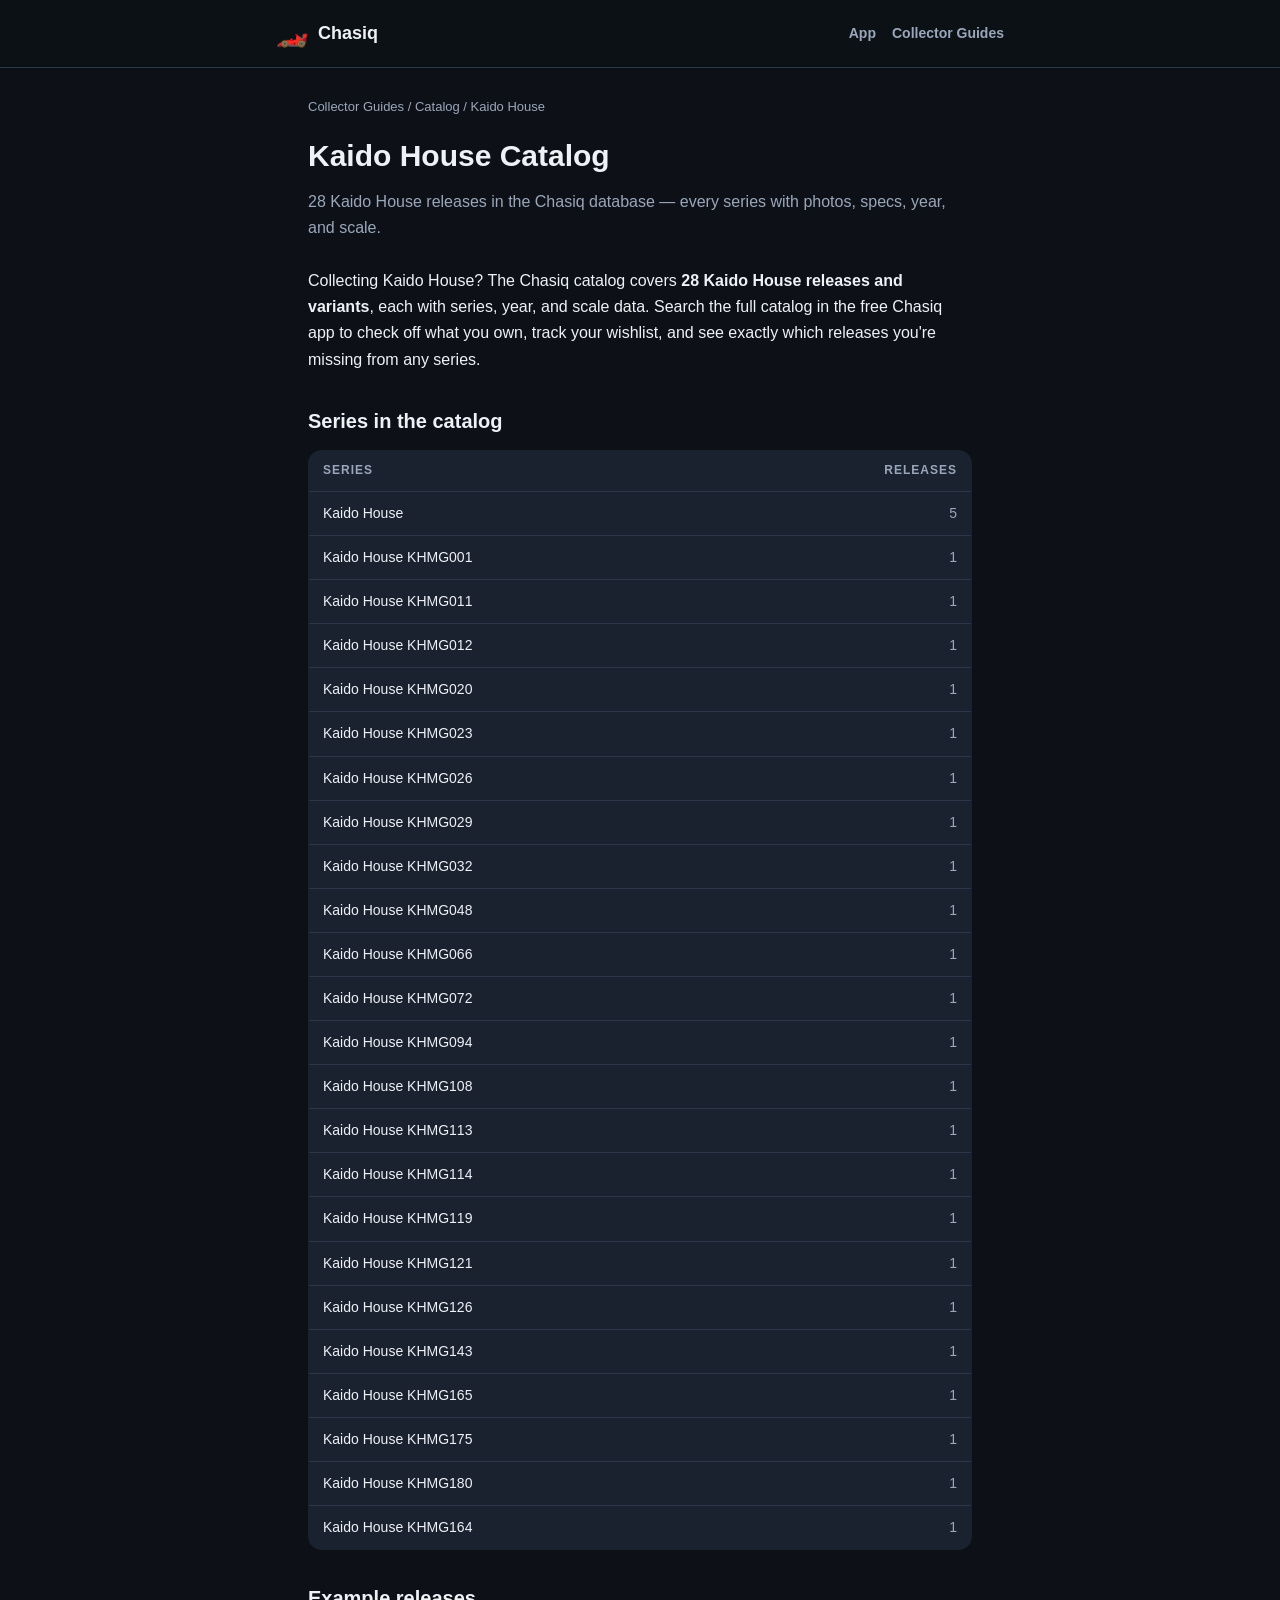
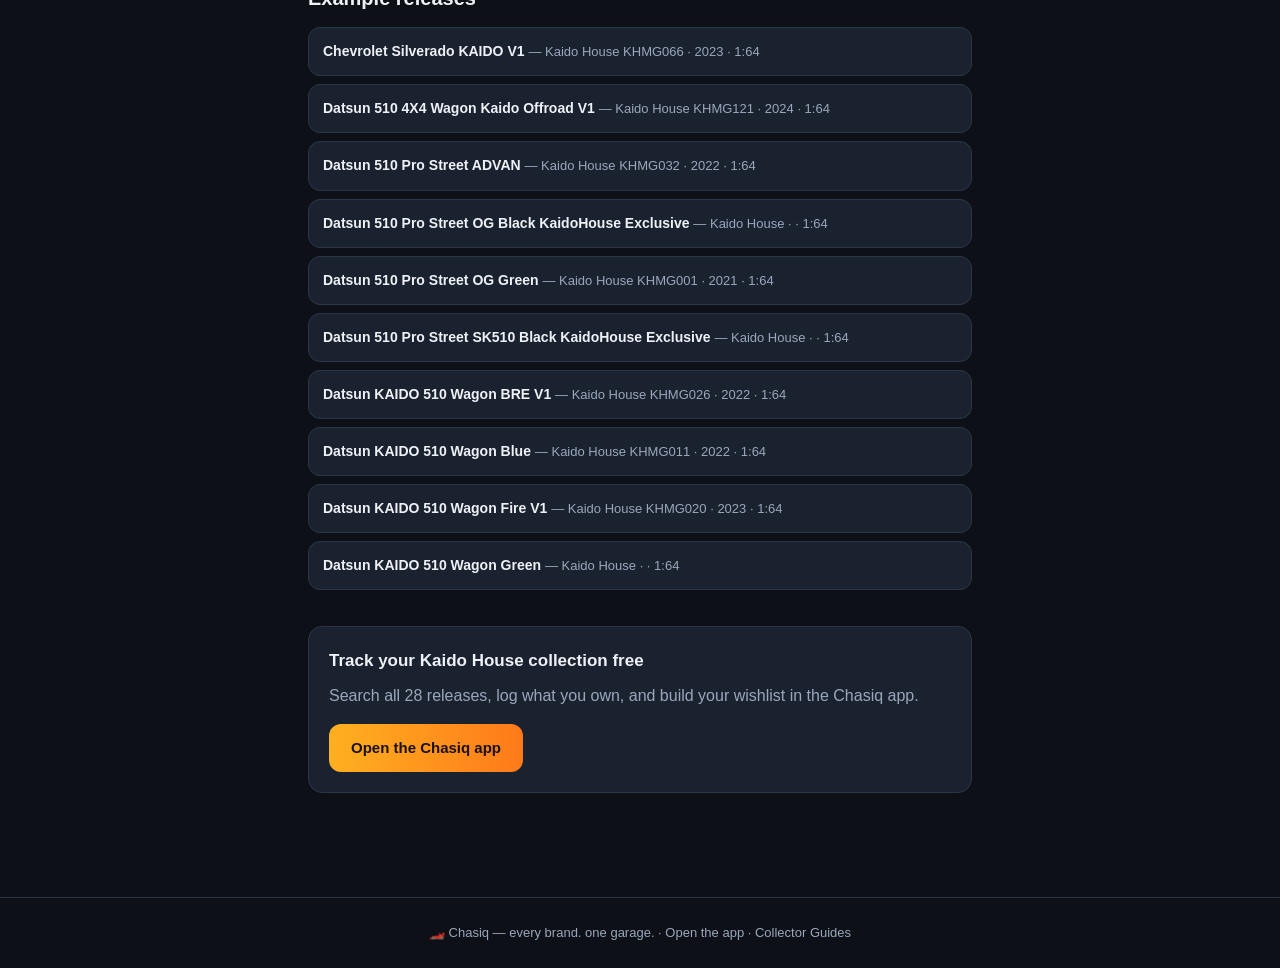
<file: brands/kaido-house.html>
<!DOCTYPE html>
<html lang="en">
<head>
<script async src="https://www.googletagmanager.com/gtag/js?id=G-0XP3W1NQQ3"></script>
<script>window.dataLayer = window.dataLayer || []; function gtag(){dataLayer.push(arguments);} gtag('js', new Date()); gtag('config', 'G-0XP3W1NQQ3');</script>
<meta charset="UTF-8">
<meta name="viewport" content="width=device-width, initial-scale=1.0">
<title>Kaido House Catalog — 28 Releases | Chasiq</title>
<meta name="description" content="Browse 28 Kaido House die-cast releases in the Chasiq catalog — every series with photos, specs, years and scale. Free collection tracker for die-cast collectors.">
<meta property="og:title" content="Kaido House Catalog — 28 Releases | Chasiq">
<meta property="og:description" content="Browse 28 Kaido House die-cast releases in the Chasiq catalog — every series with photos, specs, years and scale. Free collection tracker for die-cast collectors.">
<meta property="og:type" content="website">
<meta property="og:url" content="https://chasiq.onrender.com/brands/kaido-house.html">
<link rel="canonical" href="https://chasiq.onrender.com/brands/kaido-house.html">
<style>
:root{--bg:#0d1117;--card:#1a2230;--line:#2b3648;--txt:#eef1f6;--mut:#9aa7bb;--mut2:#6b7a90;--acc:#ffb020;--acc2:#ff7a1a;--r:14px}
*{box-sizing:border-box}html,body{margin:0;padding:0}
body{background:var(--bg);color:var(--txt);font-family:-apple-system,BlinkMacSystemFont,"Segoe UI",Roboto,Helvetica,Arial,sans-serif;font-size:16px;line-height:1.65}
a{color:var(--acc);text-decoration:none}a:hover{text-decoration:underline}
.site-head{position:sticky;top:0;z-index:50;background:rgba(13,17,23,.94);border-bottom:1px solid var(--line)}
.site-head .inner{max-width:760px;margin:0 auto;padding:12px 16px;display:flex;align-items:center;gap:10px}
.brand{display:flex;align-items:center;gap:10px;font-weight:800;font-size:18px;color:var(--txt)}
.brand .mk{font-size:26px}
nav.headnav{margin-left:auto;display:flex;gap:16px;font-size:14px;font-weight:600}
nav.headnav a{color:var(--mut)}
.wrap{max-width:700px;margin:0 auto;padding:28px 18px 64px}
.crumb{font-size:13px;color:var(--mut);margin-bottom:14px}.crumb a{color:var(--mut)}
h1{font-size:30px;margin:0 0 8px}.dek{color:var(--mut);margin:0 0 26px}
h2{font-size:20px;margin:32px 0 12px}
p{margin:0 0 14px}
table{width:100%;border-collapse:collapse;background:var(--card);border:1px solid var(--line);border-radius:var(--r);overflow:hidden}
th,td{text-align:left;padding:10px 14px;border-bottom:1px solid var(--line);font-size:14px}
th{color:var(--mut);font-size:12px;text-transform:uppercase;letter-spacing:1px}
td.num{text-align:right;color:var(--mut)}
ul.ex{list-style:none;padding:0;margin:0}
ul.ex li{background:var(--card);border:1px solid var(--line);border-radius:12px;padding:12px 14px;margin-bottom:8px;font-size:14px}
ul.ex li span{color:var(--mut);font-size:13px}
.cta{background:var(--card);border:1px solid var(--line);border-radius:var(--r);padding:20px;margin:36px 0 0}
.cta h3{margin:0 0 8px;font-size:17px}.cta p{margin:0 0 14px;color:var(--mut)}
.btn{display:inline-block;background:linear-gradient(90deg,var(--acc),var(--acc2));color:#1a1206;font-weight:800;padding:12px 22px;border-radius:12px;font-size:15px}
.btn:hover{text-decoration:none;filter:brightness(1.06)}
footer.site{border-top:1px solid var(--line);margin-top:40px;padding:24px 18px;text-align:center;color:var(--mut);font-size:13px}
footer.site a{color:var(--mut)}
</style>
<script type="application/ld+json">
{"@context":"https://schema.org","@type":"ItemList","name":"Kaido House Catalog — Chasiq","numberOfItems":28,"url":"https://chasiq.onrender.com/brands/kaido-house.html"}
</script>
</head>
<body>
<header class="site-head"><div class="inner">
<a class="brand" href="/"><span class="mk">🏎️</span>Chasiq</a>
<nav class="headnav"><a href="/">App</a><a href="/blog/">Collector Guides</a></nav>
</div></header>
<div class="wrap">
<p class="crumb"><a href="/blog/">Collector Guides</a> / Catalog / Kaido House</p>
<h1>Kaido House Catalog</h1>
<p class="dek">28 Kaido House releases in the Chasiq database — every series with photos, specs, year, and scale.</p>
<p>Collecting Kaido House? The Chasiq catalog covers <strong>28 Kaido House releases and variants</strong>, each with series, year, and scale data. Search the full catalog in the free Chasiq app to check off what you own, track your wishlist, and see exactly which releases you're missing from any series.</p>
<h2>Series in the catalog</h2>
<table><tr><th>Series</th><th style="text-align:right">Releases</th></tr>
<tr><td>Kaido House</td><td class="num">5</td></tr>
<tr><td>Kaido House KHMG001</td><td class="num">1</td></tr>
<tr><td>Kaido House KHMG011</td><td class="num">1</td></tr>
<tr><td>Kaido House KHMG012</td><td class="num">1</td></tr>
<tr><td>Kaido House KHMG020</td><td class="num">1</td></tr>
<tr><td>Kaido House KHMG023</td><td class="num">1</td></tr>
<tr><td>Kaido House KHMG026</td><td class="num">1</td></tr>
<tr><td>Kaido House KHMG029</td><td class="num">1</td></tr>
<tr><td>Kaido House KHMG032</td><td class="num">1</td></tr>
<tr><td>Kaido House KHMG048</td><td class="num">1</td></tr>
<tr><td>Kaido House KHMG066</td><td class="num">1</td></tr>
<tr><td>Kaido House KHMG072</td><td class="num">1</td></tr>
<tr><td>Kaido House KHMG094</td><td class="num">1</td></tr>
<tr><td>Kaido House KHMG108</td><td class="num">1</td></tr>
<tr><td>Kaido House KHMG113</td><td class="num">1</td></tr>
<tr><td>Kaido House KHMG114</td><td class="num">1</td></tr>
<tr><td>Kaido House KHMG119</td><td class="num">1</td></tr>
<tr><td>Kaido House KHMG121</td><td class="num">1</td></tr>
<tr><td>Kaido House KHMG126</td><td class="num">1</td></tr>
<tr><td>Kaido House KHMG143</td><td class="num">1</td></tr>
<tr><td>Kaido House KHMG165</td><td class="num">1</td></tr>
<tr><td>Kaido House KHMG175</td><td class="num">1</td></tr>
<tr><td>Kaido House KHMG180</td><td class="num">1</td></tr>
<tr><td>Kaido House KHMG164</td><td class="num">1</td></tr>
</table>
<h2>Example releases</h2>
<ul class="ex">
<li><strong>Chevrolet Silverado KAIDO V1</strong> <span>— Kaido House KHMG066 · 2023 · 1:64</span></li>
<li><strong>Datsun 510 4X4 Wagon Kaido Offroad V1</strong> <span>— Kaido House KHMG121 · 2024 · 1:64</span></li>
<li><strong>Datsun 510 Pro Street ADVAN</strong> <span>— Kaido House KHMG032 · 2022 · 1:64</span></li>
<li><strong>Datsun 510 Pro Street OG Black KaidoHouse Exclusive</strong> <span>— Kaido House ·  · 1:64</span></li>
<li><strong>Datsun 510 Pro Street OG Green</strong> <span>— Kaido House KHMG001 · 2021 · 1:64</span></li>
<li><strong>Datsun 510 Pro Street SK510 Black KaidoHouse Exclusive</strong> <span>— Kaido House ·  · 1:64</span></li>
<li><strong>Datsun KAIDO 510 Wagon BRE V1</strong> <span>— Kaido House KHMG026 · 2022 · 1:64</span></li>
<li><strong>Datsun KAIDO 510 Wagon Blue</strong> <span>— Kaido House KHMG011 · 2022 · 1:64</span></li>
<li><strong>Datsun KAIDO 510 Wagon Fire V1</strong> <span>— Kaido House KHMG020 · 2023 · 1:64</span></li>
<li><strong>Datsun KAIDO 510 Wagon Green</strong> <span>— Kaido House ·  · 1:64</span></li>
</ul>
<div class="cta">
<h3>Track your Kaido House collection free</h3>
<p>Search all 28 releases, log what you own, and build your wishlist in the Chasiq app.</p>
<a class="btn" href="https://chasiq.onrender.com/">Open the Chasiq app</a>
</div>
</div>
<footer class="site">🏎️ Chasiq — every brand. one garage. · <a href="/">Open the app</a> · <a href="/blog/">Collector Guides</a></footer>
</body>
</html>
</file>
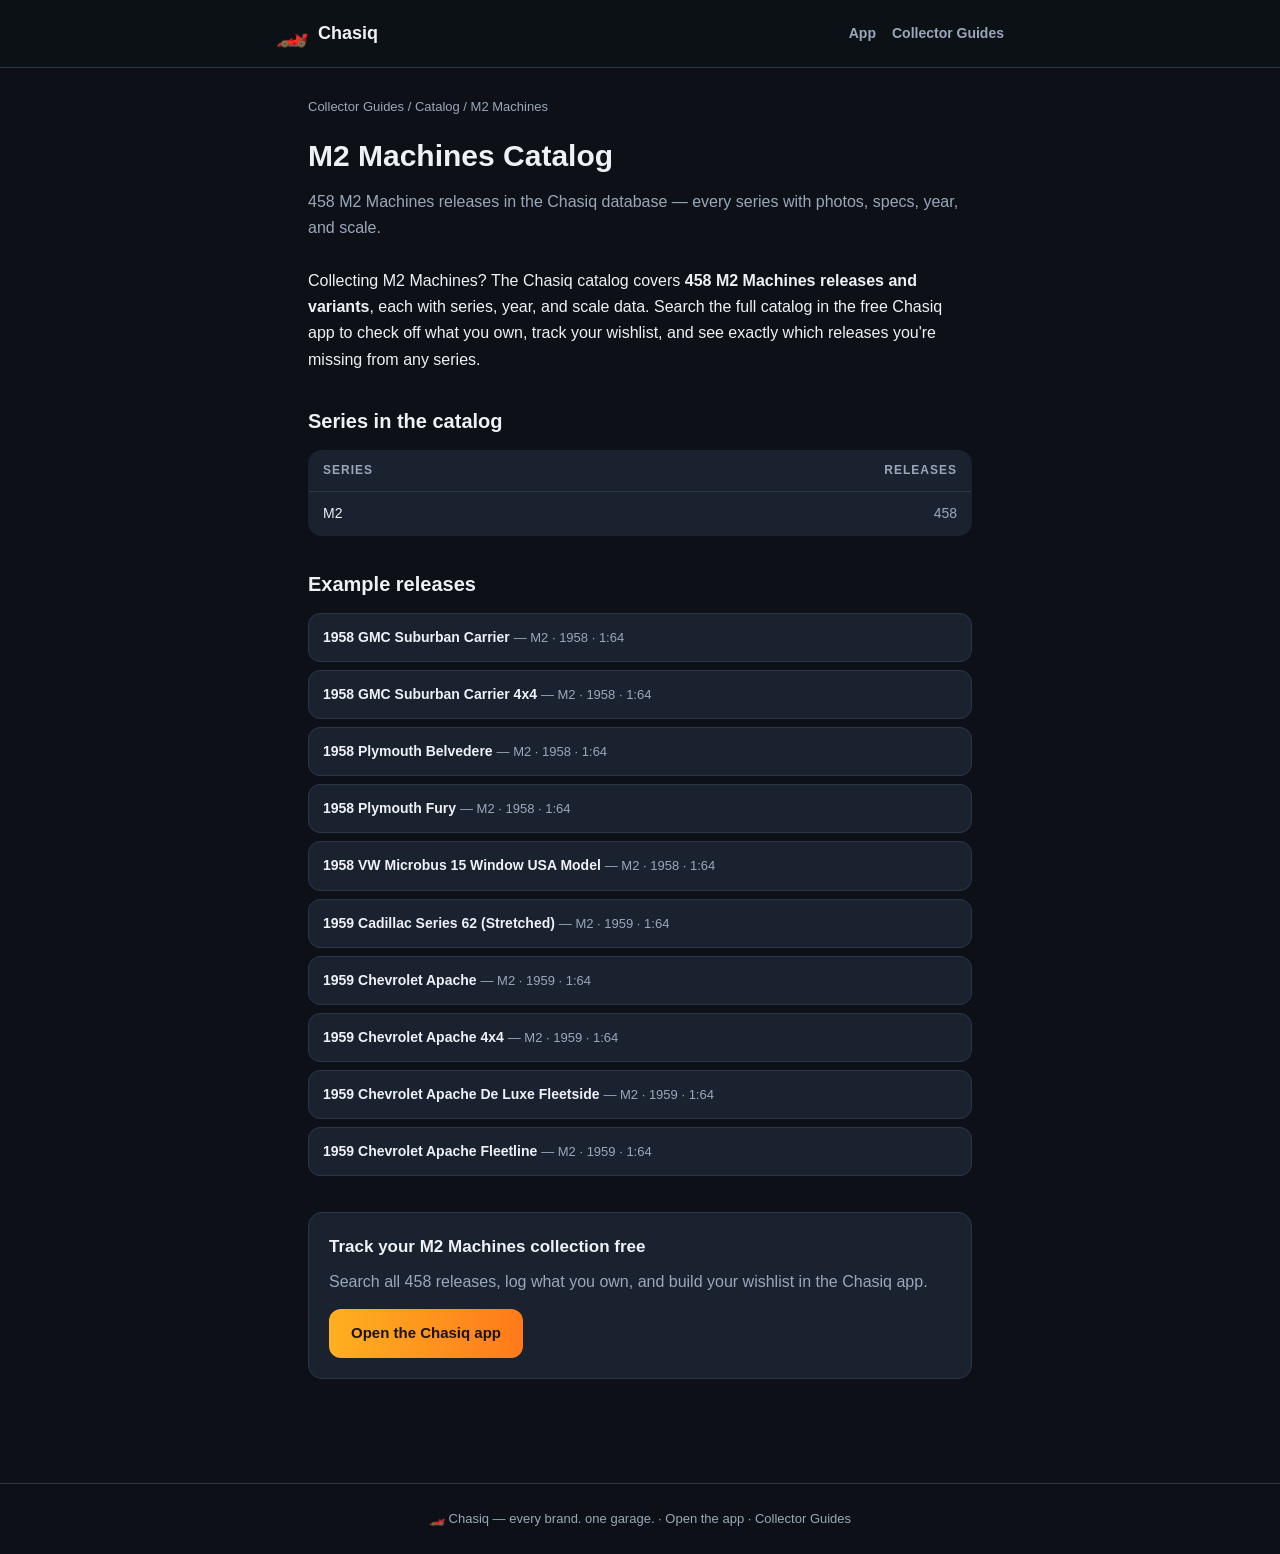
<file: brands/m2-machines.html>
<!DOCTYPE html>
<html lang="en">
<head>
<script async src="https://www.googletagmanager.com/gtag/js?id=G-0XP3W1NQQ3"></script>
<script>window.dataLayer = window.dataLayer || []; function gtag(){dataLayer.push(arguments);} gtag('js', new Date()); gtag('config', 'G-0XP3W1NQQ3');</script>
<meta charset="UTF-8">
<meta name="viewport" content="width=device-width, initial-scale=1.0">
<title>M2 Machines Catalog — 458 Releases | Chasiq</title>
<meta name="description" content="Browse 458 M2 Machines die-cast releases in the Chasiq catalog — every series with photos, specs, years and scale. Free collection tracker for die-cast collectors.">
<meta property="og:title" content="M2 Machines Catalog — 458 Releases | Chasiq">
<meta property="og:description" content="Browse 458 M2 Machines die-cast releases in the Chasiq catalog — every series with photos, specs, years and scale. Free collection tracker for die-cast collectors.">
<meta property="og:type" content="website">
<meta property="og:url" content="https://chasiq.onrender.com/brands/m2-machines.html">
<link rel="canonical" href="https://chasiq.onrender.com/brands/m2-machines.html">
<style>
:root{--bg:#0d1117;--card:#1a2230;--line:#2b3648;--txt:#eef1f6;--mut:#9aa7bb;--mut2:#6b7a90;--acc:#ffb020;--acc2:#ff7a1a;--r:14px}
*{box-sizing:border-box}html,body{margin:0;padding:0}
body{background:var(--bg);color:var(--txt);font-family:-apple-system,BlinkMacSystemFont,"Segoe UI",Roboto,Helvetica,Arial,sans-serif;font-size:16px;line-height:1.65}
a{color:var(--acc);text-decoration:none}a:hover{text-decoration:underline}
.site-head{position:sticky;top:0;z-index:50;background:rgba(13,17,23,.94);border-bottom:1px solid var(--line)}
.site-head .inner{max-width:760px;margin:0 auto;padding:12px 16px;display:flex;align-items:center;gap:10px}
.brand{display:flex;align-items:center;gap:10px;font-weight:800;font-size:18px;color:var(--txt)}
.brand .mk{font-size:26px}
nav.headnav{margin-left:auto;display:flex;gap:16px;font-size:14px;font-weight:600}
nav.headnav a{color:var(--mut)}
.wrap{max-width:700px;margin:0 auto;padding:28px 18px 64px}
.crumb{font-size:13px;color:var(--mut);margin-bottom:14px}.crumb a{color:var(--mut)}
h1{font-size:30px;margin:0 0 8px}.dek{color:var(--mut);margin:0 0 26px}
h2{font-size:20px;margin:32px 0 12px}
p{margin:0 0 14px}
table{width:100%;border-collapse:collapse;background:var(--card);border:1px solid var(--line);border-radius:var(--r);overflow:hidden}
th,td{text-align:left;padding:10px 14px;border-bottom:1px solid var(--line);font-size:14px}
th{color:var(--mut);font-size:12px;text-transform:uppercase;letter-spacing:1px}
td.num{text-align:right;color:var(--mut)}
ul.ex{list-style:none;padding:0;margin:0}
ul.ex li{background:var(--card);border:1px solid var(--line);border-radius:12px;padding:12px 14px;margin-bottom:8px;font-size:14px}
ul.ex li span{color:var(--mut);font-size:13px}
.cta{background:var(--card);border:1px solid var(--line);border-radius:var(--r);padding:20px;margin:36px 0 0}
.cta h3{margin:0 0 8px;font-size:17px}.cta p{margin:0 0 14px;color:var(--mut)}
.btn{display:inline-block;background:linear-gradient(90deg,var(--acc),var(--acc2));color:#1a1206;font-weight:800;padding:12px 22px;border-radius:12px;font-size:15px}
.btn:hover{text-decoration:none;filter:brightness(1.06)}
footer.site{border-top:1px solid var(--line);margin-top:40px;padding:24px 18px;text-align:center;color:var(--mut);font-size:13px}
footer.site a{color:var(--mut)}
</style>
<script type="application/ld+json">
{"@context":"https://schema.org","@type":"ItemList","name":"M2 Machines Catalog — Chasiq","numberOfItems":458,"url":"https://chasiq.onrender.com/brands/m2-machines.html"}
</script>
</head>
<body>
<header class="site-head"><div class="inner">
<a class="brand" href="/"><span class="mk">🏎️</span>Chasiq</a>
<nav class="headnav"><a href="/">App</a><a href="/blog/">Collector Guides</a></nav>
</div></header>
<div class="wrap">
<p class="crumb"><a href="/blog/">Collector Guides</a> / Catalog / M2 Machines</p>
<h1>M2 Machines Catalog</h1>
<p class="dek">458 M2 Machines releases in the Chasiq database — every series with photos, specs, year, and scale.</p>
<p>Collecting M2 Machines? The Chasiq catalog covers <strong>458 M2 Machines releases and variants</strong>, each with series, year, and scale data. Search the full catalog in the free Chasiq app to check off what you own, track your wishlist, and see exactly which releases you're missing from any series.</p>
<h2>Series in the catalog</h2>
<table><tr><th>Series</th><th style="text-align:right">Releases</th></tr>
<tr><td>M2</td><td class="num">458</td></tr>
</table>
<h2>Example releases</h2>
<ul class="ex">
<li><strong>1958 GMC Suburban Carrier</strong> <span>— M2 · 1958 · 1:64</span></li>
<li><strong>1958 GMC Suburban Carrier 4x4</strong> <span>— M2 · 1958 · 1:64</span></li>
<li><strong>1958 Plymouth Belvedere</strong> <span>— M2 · 1958 · 1:64</span></li>
<li><strong>1958 Plymouth Fury</strong> <span>— M2 · 1958 · 1:64</span></li>
<li><strong>1958 VW Microbus 15 Window USA Model</strong> <span>— M2 · 1958 · 1:64</span></li>
<li><strong>1959 Cadillac Series 62 (Stretched)</strong> <span>— M2 · 1959 · 1:64</span></li>
<li><strong>1959 Chevrolet Apache</strong> <span>— M2 · 1959 · 1:64</span></li>
<li><strong>1959 Chevrolet Apache 4x4</strong> <span>— M2 · 1959 · 1:64</span></li>
<li><strong>1959 Chevrolet Apache De Luxe Fleetside</strong> <span>— M2 · 1959 · 1:64</span></li>
<li><strong>1959 Chevrolet Apache Fleetline</strong> <span>— M2 · 1959 · 1:64</span></li>
</ul>
<div class="cta">
<h3>Track your M2 Machines collection free</h3>
<p>Search all 458 releases, log what you own, and build your wishlist in the Chasiq app.</p>
<a class="btn" href="https://chasiq.onrender.com/">Open the Chasiq app</a>
</div>
</div>
<footer class="site">🏎️ Chasiq — every brand. one garage. · <a href="/">Open the app</a> · <a href="/blog/">Collector Guides</a></footer>
</body>
</html>
</file>
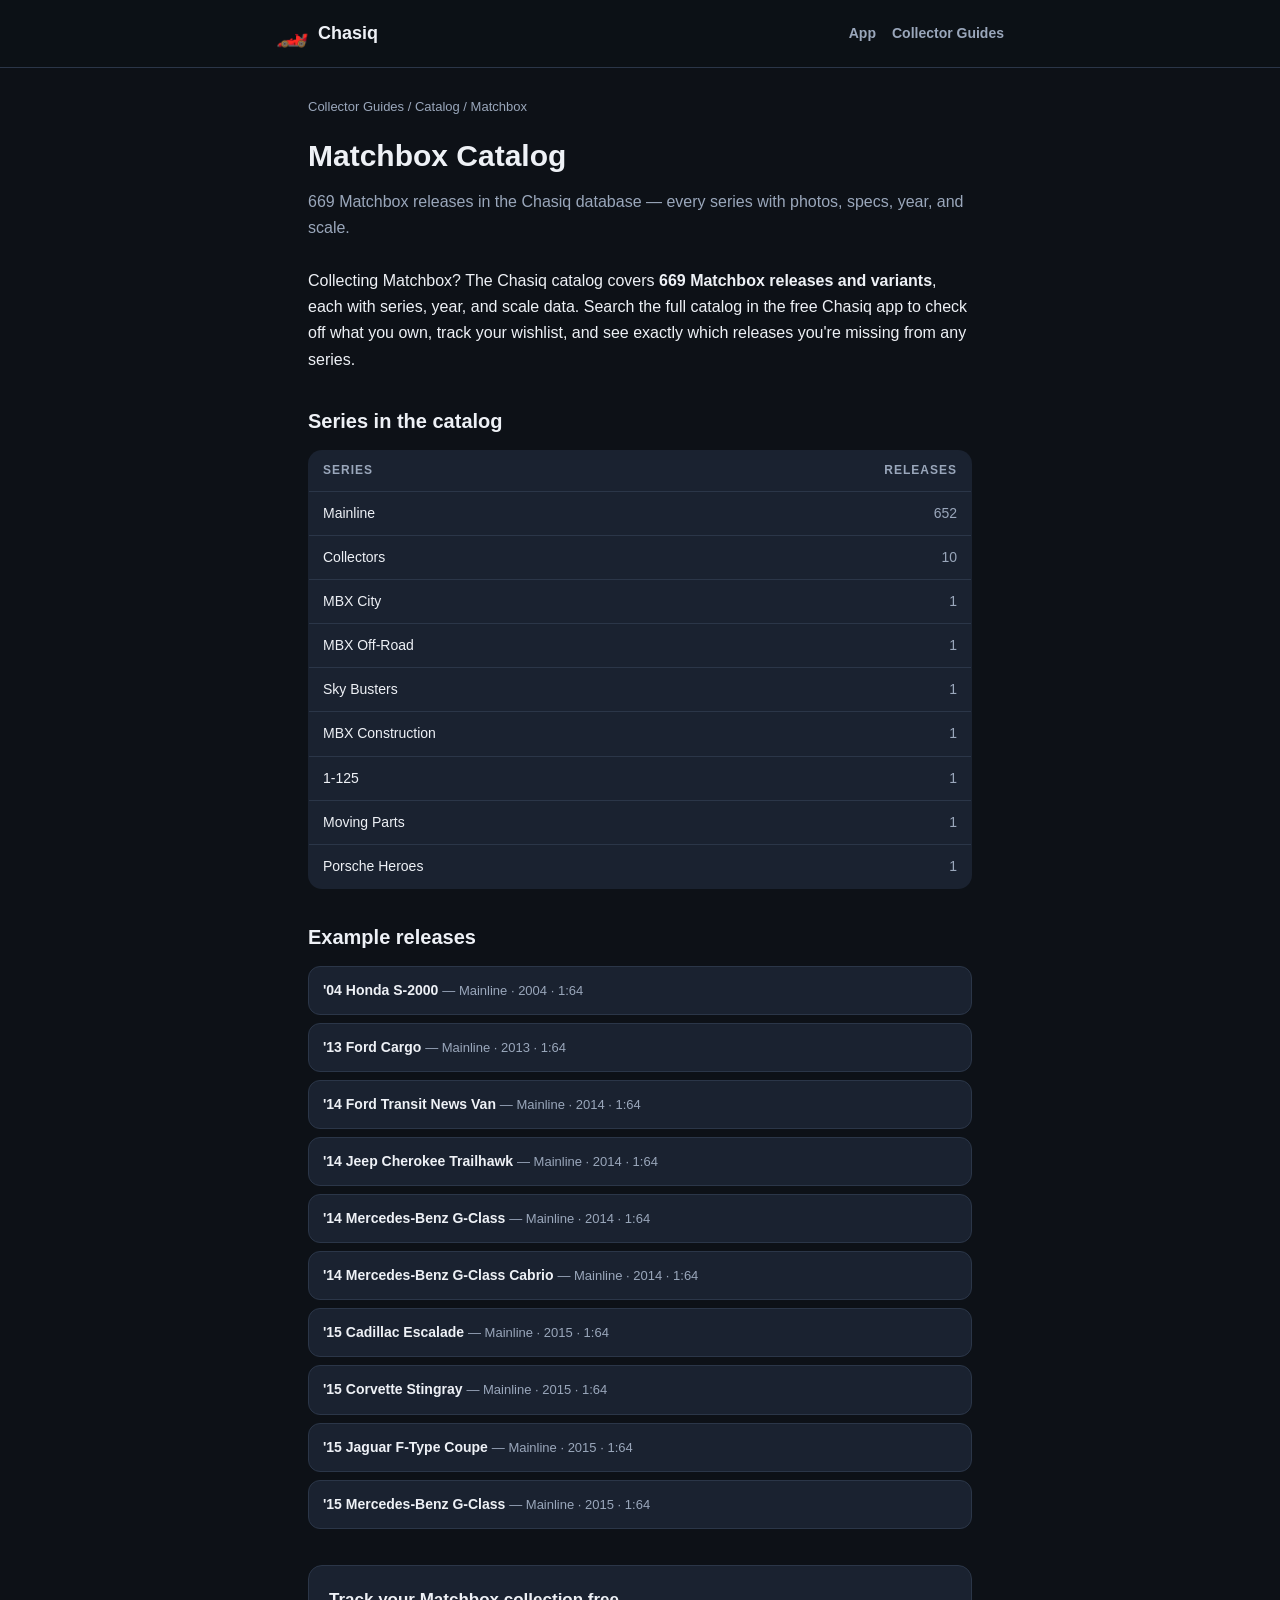
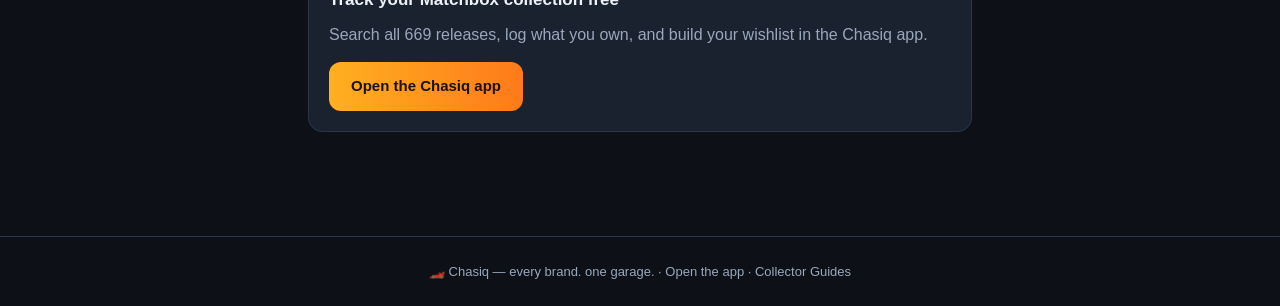
<file: brands/matchbox.html>
<!DOCTYPE html>
<html lang="en">
<head>
<script async src="https://www.googletagmanager.com/gtag/js?id=G-0XP3W1NQQ3"></script>
<script>window.dataLayer = window.dataLayer || []; function gtag(){dataLayer.push(arguments);} gtag('js', new Date()); gtag('config', 'G-0XP3W1NQQ3');</script>
<meta charset="UTF-8">
<meta name="viewport" content="width=device-width, initial-scale=1.0">
<title>Matchbox Catalog — 669 Releases | Chasiq</title>
<meta name="description" content="Browse 669 Matchbox die-cast releases in the Chasiq catalog — every series with photos, specs, years and scale. Free collection tracker for die-cast collectors.">
<meta property="og:title" content="Matchbox Catalog — 669 Releases | Chasiq">
<meta property="og:description" content="Browse 669 Matchbox die-cast releases in the Chasiq catalog — every series with photos, specs, years and scale. Free collection tracker for die-cast collectors.">
<meta property="og:type" content="website">
<meta property="og:url" content="https://chasiq.onrender.com/brands/matchbox.html">
<link rel="canonical" href="https://chasiq.onrender.com/brands/matchbox.html">
<style>
:root{--bg:#0d1117;--card:#1a2230;--line:#2b3648;--txt:#eef1f6;--mut:#9aa7bb;--mut2:#6b7a90;--acc:#ffb020;--acc2:#ff7a1a;--r:14px}
*{box-sizing:border-box}html,body{margin:0;padding:0}
body{background:var(--bg);color:var(--txt);font-family:-apple-system,BlinkMacSystemFont,"Segoe UI",Roboto,Helvetica,Arial,sans-serif;font-size:16px;line-height:1.65}
a{color:var(--acc);text-decoration:none}a:hover{text-decoration:underline}
.site-head{position:sticky;top:0;z-index:50;background:rgba(13,17,23,.94);border-bottom:1px solid var(--line)}
.site-head .inner{max-width:760px;margin:0 auto;padding:12px 16px;display:flex;align-items:center;gap:10px}
.brand{display:flex;align-items:center;gap:10px;font-weight:800;font-size:18px;color:var(--txt)}
.brand .mk{font-size:26px}
nav.headnav{margin-left:auto;display:flex;gap:16px;font-size:14px;font-weight:600}
nav.headnav a{color:var(--mut)}
.wrap{max-width:700px;margin:0 auto;padding:28px 18px 64px}
.crumb{font-size:13px;color:var(--mut);margin-bottom:14px}.crumb a{color:var(--mut)}
h1{font-size:30px;margin:0 0 8px}.dek{color:var(--mut);margin:0 0 26px}
h2{font-size:20px;margin:32px 0 12px}
p{margin:0 0 14px}
table{width:100%;border-collapse:collapse;background:var(--card);border:1px solid var(--line);border-radius:var(--r);overflow:hidden}
th,td{text-align:left;padding:10px 14px;border-bottom:1px solid var(--line);font-size:14px}
th{color:var(--mut);font-size:12px;text-transform:uppercase;letter-spacing:1px}
td.num{text-align:right;color:var(--mut)}
ul.ex{list-style:none;padding:0;margin:0}
ul.ex li{background:var(--card);border:1px solid var(--line);border-radius:12px;padding:12px 14px;margin-bottom:8px;font-size:14px}
ul.ex li span{color:var(--mut);font-size:13px}
.cta{background:var(--card);border:1px solid var(--line);border-radius:var(--r);padding:20px;margin:36px 0 0}
.cta h3{margin:0 0 8px;font-size:17px}.cta p{margin:0 0 14px;color:var(--mut)}
.btn{display:inline-block;background:linear-gradient(90deg,var(--acc),var(--acc2));color:#1a1206;font-weight:800;padding:12px 22px;border-radius:12px;font-size:15px}
.btn:hover{text-decoration:none;filter:brightness(1.06)}
footer.site{border-top:1px solid var(--line);margin-top:40px;padding:24px 18px;text-align:center;color:var(--mut);font-size:13px}
footer.site a{color:var(--mut)}
</style>
<script type="application/ld+json">
{"@context":"https://schema.org","@type":"ItemList","name":"Matchbox Catalog — Chasiq","numberOfItems":669,"url":"https://chasiq.onrender.com/brands/matchbox.html"}
</script>
</head>
<body>
<header class="site-head"><div class="inner">
<a class="brand" href="/"><span class="mk">🏎️</span>Chasiq</a>
<nav class="headnav"><a href="/">App</a><a href="/blog/">Collector Guides</a></nav>
</div></header>
<div class="wrap">
<p class="crumb"><a href="/blog/">Collector Guides</a> / Catalog / Matchbox</p>
<h1>Matchbox Catalog</h1>
<p class="dek">669 Matchbox releases in the Chasiq database — every series with photos, specs, year, and scale.</p>
<p>Collecting Matchbox? The Chasiq catalog covers <strong>669 Matchbox releases and variants</strong>, each with series, year, and scale data. Search the full catalog in the free Chasiq app to check off what you own, track your wishlist, and see exactly which releases you're missing from any series.</p>
<h2>Series in the catalog</h2>
<table><tr><th>Series</th><th style="text-align:right">Releases</th></tr>
<tr><td>Mainline</td><td class="num">652</td></tr>
<tr><td>Collectors</td><td class="num">10</td></tr>
<tr><td>MBX City</td><td class="num">1</td></tr>
<tr><td>MBX Off-Road</td><td class="num">1</td></tr>
<tr><td>Sky Busters</td><td class="num">1</td></tr>
<tr><td>MBX Construction</td><td class="num">1</td></tr>
<tr><td>1-125</td><td class="num">1</td></tr>
<tr><td>Moving Parts</td><td class="num">1</td></tr>
<tr><td>Porsche Heroes</td><td class="num">1</td></tr>
</table>
<h2>Example releases</h2>
<ul class="ex">
<li><strong>'04 Honda S-2000</strong> <span>— Mainline · 2004 · 1:64</span></li>
<li><strong>'13 Ford Cargo</strong> <span>— Mainline · 2013 · 1:64</span></li>
<li><strong>'14 Ford Transit News Van</strong> <span>— Mainline · 2014 · 1:64</span></li>
<li><strong>'14 Jeep Cherokee Trailhawk</strong> <span>— Mainline · 2014 · 1:64</span></li>
<li><strong>'14 Mercedes-Benz G-Class</strong> <span>— Mainline · 2014 · 1:64</span></li>
<li><strong>'14 Mercedes-Benz G-Class Cabrio</strong> <span>— Mainline · 2014 · 1:64</span></li>
<li><strong>'15 Cadillac Escalade</strong> <span>— Mainline · 2015 · 1:64</span></li>
<li><strong>'15 Corvette Stingray</strong> <span>— Mainline · 2015 · 1:64</span></li>
<li><strong>'15 Jaguar F-Type Coupe</strong> <span>— Mainline · 2015 · 1:64</span></li>
<li><strong>'15 Mercedes-Benz G-Class</strong> <span>— Mainline · 2015 · 1:64</span></li>
</ul>
<div class="cta">
<h3>Track your Matchbox collection free</h3>
<p>Search all 669 releases, log what you own, and build your wishlist in the Chasiq app.</p>
<a class="btn" href="https://chasiq.onrender.com/">Open the Chasiq app</a>
</div>
</div>
<footer class="site">🏎️ Chasiq — every brand. one garage. · <a href="/">Open the app</a> · <a href="/blog/">Collector Guides</a></footer>
</body>
</html>
</file>
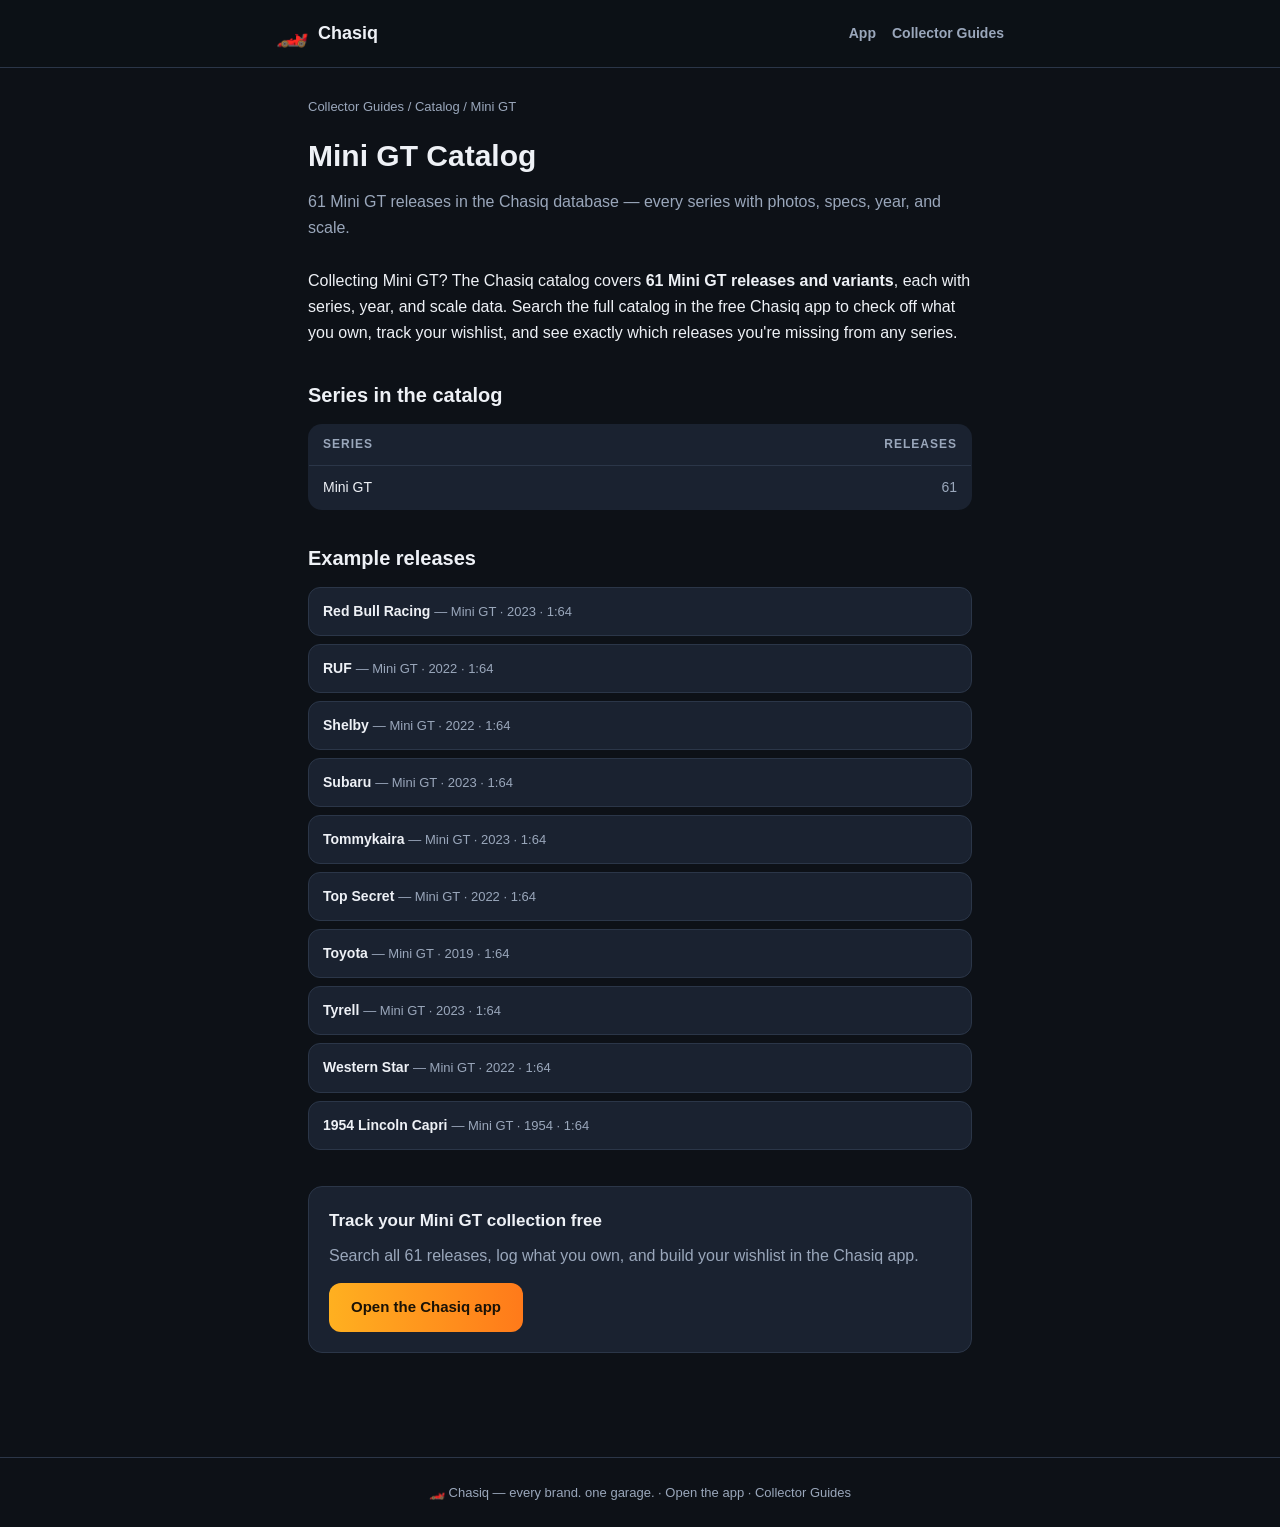
<file: brands/mini-gt.html>
<!DOCTYPE html>
<html lang="en">
<head>
<script async src="https://www.googletagmanager.com/gtag/js?id=G-0XP3W1NQQ3"></script>
<script>window.dataLayer = window.dataLayer || []; function gtag(){dataLayer.push(arguments);} gtag('js', new Date()); gtag('config', 'G-0XP3W1NQQ3');</script>
<meta charset="UTF-8">
<meta name="viewport" content="width=device-width, initial-scale=1.0">
<title>Mini GT Catalog — 61 Releases | Chasiq</title>
<meta name="description" content="Browse 61 Mini GT die-cast releases in the Chasiq catalog — every series with photos, specs, years and scale. Free collection tracker for die-cast collectors.">
<meta property="og:title" content="Mini GT Catalog — 61 Releases | Chasiq">
<meta property="og:description" content="Browse 61 Mini GT die-cast releases in the Chasiq catalog — every series with photos, specs, years and scale. Free collection tracker for die-cast collectors.">
<meta property="og:type" content="website">
<meta property="og:url" content="https://chasiq.onrender.com/brands/mini-gt.html">
<link rel="canonical" href="https://chasiq.onrender.com/brands/mini-gt.html">
<style>
:root{--bg:#0d1117;--card:#1a2230;--line:#2b3648;--txt:#eef1f6;--mut:#9aa7bb;--mut2:#6b7a90;--acc:#ffb020;--acc2:#ff7a1a;--r:14px}
*{box-sizing:border-box}html,body{margin:0;padding:0}
body{background:var(--bg);color:var(--txt);font-family:-apple-system,BlinkMacSystemFont,"Segoe UI",Roboto,Helvetica,Arial,sans-serif;font-size:16px;line-height:1.65}
a{color:var(--acc);text-decoration:none}a:hover{text-decoration:underline}
.site-head{position:sticky;top:0;z-index:50;background:rgba(13,17,23,.94);border-bottom:1px solid var(--line)}
.site-head .inner{max-width:760px;margin:0 auto;padding:12px 16px;display:flex;align-items:center;gap:10px}
.brand{display:flex;align-items:center;gap:10px;font-weight:800;font-size:18px;color:var(--txt)}
.brand .mk{font-size:26px}
nav.headnav{margin-left:auto;display:flex;gap:16px;font-size:14px;font-weight:600}
nav.headnav a{color:var(--mut)}
.wrap{max-width:700px;margin:0 auto;padding:28px 18px 64px}
.crumb{font-size:13px;color:var(--mut);margin-bottom:14px}.crumb a{color:var(--mut)}
h1{font-size:30px;margin:0 0 8px}.dek{color:var(--mut);margin:0 0 26px}
h2{font-size:20px;margin:32px 0 12px}
p{margin:0 0 14px}
table{width:100%;border-collapse:collapse;background:var(--card);border:1px solid var(--line);border-radius:var(--r);overflow:hidden}
th,td{text-align:left;padding:10px 14px;border-bottom:1px solid var(--line);font-size:14px}
th{color:var(--mut);font-size:12px;text-transform:uppercase;letter-spacing:1px}
td.num{text-align:right;color:var(--mut)}
ul.ex{list-style:none;padding:0;margin:0}
ul.ex li{background:var(--card);border:1px solid var(--line);border-radius:12px;padding:12px 14px;margin-bottom:8px;font-size:14px}
ul.ex li span{color:var(--mut);font-size:13px}
.cta{background:var(--card);border:1px solid var(--line);border-radius:var(--r);padding:20px;margin:36px 0 0}
.cta h3{margin:0 0 8px;font-size:17px}.cta p{margin:0 0 14px;color:var(--mut)}
.btn{display:inline-block;background:linear-gradient(90deg,var(--acc),var(--acc2));color:#1a1206;font-weight:800;padding:12px 22px;border-radius:12px;font-size:15px}
.btn:hover{text-decoration:none;filter:brightness(1.06)}
footer.site{border-top:1px solid var(--line);margin-top:40px;padding:24px 18px;text-align:center;color:var(--mut);font-size:13px}
footer.site a{color:var(--mut)}
</style>
<script type="application/ld+json">
{"@context":"https://schema.org","@type":"ItemList","name":"Mini GT Catalog — Chasiq","numberOfItems":61,"url":"https://chasiq.onrender.com/brands/mini-gt.html"}
</script>
</head>
<body>
<header class="site-head"><div class="inner">
<a class="brand" href="/"><span class="mk">🏎️</span>Chasiq</a>
<nav class="headnav"><a href="/">App</a><a href="/blog/">Collector Guides</a></nav>
</div></header>
<div class="wrap">
<p class="crumb"><a href="/blog/">Collector Guides</a> / Catalog / Mini GT</p>
<h1>Mini GT Catalog</h1>
<p class="dek">61 Mini GT releases in the Chasiq database — every series with photos, specs, year, and scale.</p>
<p>Collecting Mini GT? The Chasiq catalog covers <strong>61 Mini GT releases and variants</strong>, each with series, year, and scale data. Search the full catalog in the free Chasiq app to check off what you own, track your wishlist, and see exactly which releases you're missing from any series.</p>
<h2>Series in the catalog</h2>
<table><tr><th>Series</th><th style="text-align:right">Releases</th></tr>
<tr><td>Mini GT</td><td class="num">61</td></tr>
</table>
<h2>Example releases</h2>
<ul class="ex">
<li><strong>Red Bull Racing</strong> <span>— Mini GT · 2023 · 1:64</span></li>
<li><strong>RUF</strong> <span>— Mini GT · 2022 · 1:64</span></li>
<li><strong>Shelby</strong> <span>— Mini GT · 2022 · 1:64</span></li>
<li><strong>Subaru</strong> <span>— Mini GT · 2023 · 1:64</span></li>
<li><strong>Tommykaira</strong> <span>— Mini GT · 2023 · 1:64</span></li>
<li><strong>Top Secret</strong> <span>— Mini GT · 2022 · 1:64</span></li>
<li><strong>Toyota</strong> <span>— Mini GT · 2019 · 1:64</span></li>
<li><strong>Tyrell</strong> <span>— Mini GT · 2023 · 1:64</span></li>
<li><strong>Western Star</strong> <span>— Mini GT · 2022 · 1:64</span></li>
<li><strong>1954 Lincoln Capri</strong> <span>— Mini GT · 1954 · 1:64</span></li>
</ul>
<div class="cta">
<h3>Track your Mini GT collection free</h3>
<p>Search all 61 releases, log what you own, and build your wishlist in the Chasiq app.</p>
<a class="btn" href="https://chasiq.onrender.com/">Open the Chasiq app</a>
</div>
</div>
<footer class="site">🏎️ Chasiq — every brand. one garage. · <a href="/">Open the app</a> · <a href="/blog/">Collector Guides</a></footer>
</body>
</html>
</file>
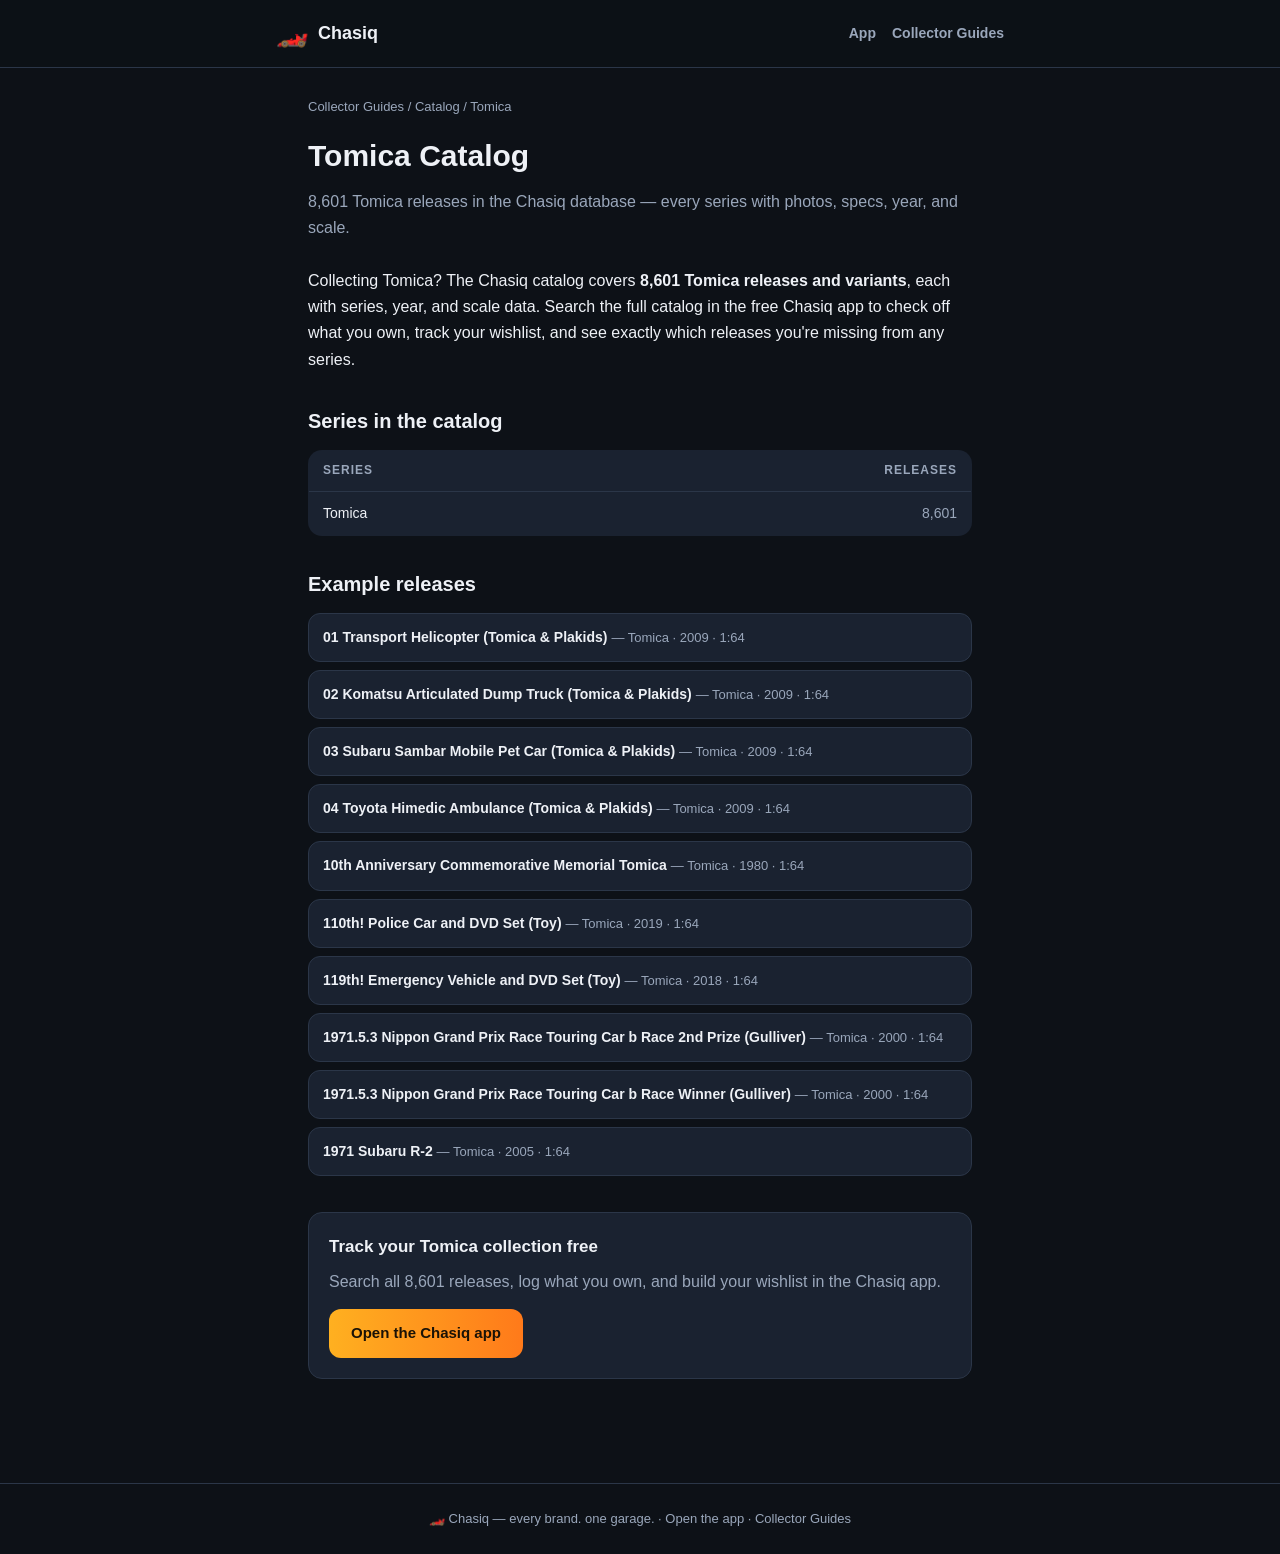
<file: brands/tomica.html>
<!DOCTYPE html>
<html lang="en">
<head>
<script async src="https://www.googletagmanager.com/gtag/js?id=G-0XP3W1NQQ3"></script>
<script>window.dataLayer = window.dataLayer || []; function gtag(){dataLayer.push(arguments);} gtag('js', new Date()); gtag('config', 'G-0XP3W1NQQ3');</script>
<meta charset="UTF-8">
<meta name="viewport" content="width=device-width, initial-scale=1.0">
<title>Tomica Catalog — 8,601 Releases | Chasiq</title>
<meta name="description" content="Browse 8,601 Tomica die-cast releases in the Chasiq catalog — every series with photos, specs, years and scale. Free collection tracker for die-cast collectors.">
<meta property="og:title" content="Tomica Catalog — 8,601 Releases | Chasiq">
<meta property="og:description" content="Browse 8,601 Tomica die-cast releases in the Chasiq catalog — every series with photos, specs, years and scale. Free collection tracker for die-cast collectors.">
<meta property="og:type" content="website">
<meta property="og:url" content="https://chasiq.onrender.com/brands/tomica.html">
<link rel="canonical" href="https://chasiq.onrender.com/brands/tomica.html">
<style>
:root{--bg:#0d1117;--card:#1a2230;--line:#2b3648;--txt:#eef1f6;--mut:#9aa7bb;--mut2:#6b7a90;--acc:#ffb020;--acc2:#ff7a1a;--r:14px}
*{box-sizing:border-box}html,body{margin:0;padding:0}
body{background:var(--bg);color:var(--txt);font-family:-apple-system,BlinkMacSystemFont,"Segoe UI",Roboto,Helvetica,Arial,sans-serif;font-size:16px;line-height:1.65}
a{color:var(--acc);text-decoration:none}a:hover{text-decoration:underline}
.site-head{position:sticky;top:0;z-index:50;background:rgba(13,17,23,.94);border-bottom:1px solid var(--line)}
.site-head .inner{max-width:760px;margin:0 auto;padding:12px 16px;display:flex;align-items:center;gap:10px}
.brand{display:flex;align-items:center;gap:10px;font-weight:800;font-size:18px;color:var(--txt)}
.brand .mk{font-size:26px}
nav.headnav{margin-left:auto;display:flex;gap:16px;font-size:14px;font-weight:600}
nav.headnav a{color:var(--mut)}
.wrap{max-width:700px;margin:0 auto;padding:28px 18px 64px}
.crumb{font-size:13px;color:var(--mut);margin-bottom:14px}.crumb a{color:var(--mut)}
h1{font-size:30px;margin:0 0 8px}.dek{color:var(--mut);margin:0 0 26px}
h2{font-size:20px;margin:32px 0 12px}
p{margin:0 0 14px}
table{width:100%;border-collapse:collapse;background:var(--card);border:1px solid var(--line);border-radius:var(--r);overflow:hidden}
th,td{text-align:left;padding:10px 14px;border-bottom:1px solid var(--line);font-size:14px}
th{color:var(--mut);font-size:12px;text-transform:uppercase;letter-spacing:1px}
td.num{text-align:right;color:var(--mut)}
ul.ex{list-style:none;padding:0;margin:0}
ul.ex li{background:var(--card);border:1px solid var(--line);border-radius:12px;padding:12px 14px;margin-bottom:8px;font-size:14px}
ul.ex li span{color:var(--mut);font-size:13px}
.cta{background:var(--card);border:1px solid var(--line);border-radius:var(--r);padding:20px;margin:36px 0 0}
.cta h3{margin:0 0 8px;font-size:17px}.cta p{margin:0 0 14px;color:var(--mut)}
.btn{display:inline-block;background:linear-gradient(90deg,var(--acc),var(--acc2));color:#1a1206;font-weight:800;padding:12px 22px;border-radius:12px;font-size:15px}
.btn:hover{text-decoration:none;filter:brightness(1.06)}
footer.site{border-top:1px solid var(--line);margin-top:40px;padding:24px 18px;text-align:center;color:var(--mut);font-size:13px}
footer.site a{color:var(--mut)}
</style>
<script type="application/ld+json">
{"@context":"https://schema.org","@type":"ItemList","name":"Tomica Catalog — Chasiq","numberOfItems":8601,"url":"https://chasiq.onrender.com/brands/tomica.html"}
</script>
</head>
<body>
<header class="site-head"><div class="inner">
<a class="brand" href="/"><span class="mk">🏎️</span>Chasiq</a>
<nav class="headnav"><a href="/">App</a><a href="/blog/">Collector Guides</a></nav>
</div></header>
<div class="wrap">
<p class="crumb"><a href="/blog/">Collector Guides</a> / Catalog / Tomica</p>
<h1>Tomica Catalog</h1>
<p class="dek">8,601 Tomica releases in the Chasiq database — every series with photos, specs, year, and scale.</p>
<p>Collecting Tomica? The Chasiq catalog covers <strong>8,601 Tomica releases and variants</strong>, each with series, year, and scale data. Search the full catalog in the free Chasiq app to check off what you own, track your wishlist, and see exactly which releases you're missing from any series.</p>
<h2>Series in the catalog</h2>
<table><tr><th>Series</th><th style="text-align:right">Releases</th></tr>
<tr><td>Tomica</td><td class="num">8,601</td></tr>
</table>
<h2>Example releases</h2>
<ul class="ex">
<li><strong>01 Transport Helicopter (Tomica &amp; Plakids)</strong> <span>— Tomica · 2009 · 1:64</span></li>
<li><strong>02 Komatsu Articulated Dump Truck (Tomica &amp; Plakids)</strong> <span>— Tomica · 2009 · 1:64</span></li>
<li><strong>03 Subaru Sambar Mobile Pet Car (Tomica &amp; Plakids)</strong> <span>— Tomica · 2009 · 1:64</span></li>
<li><strong>04 Toyota Himedic Ambulance (Tomica &amp; Plakids)</strong> <span>— Tomica · 2009 · 1:64</span></li>
<li><strong>10th Anniversary Commemorative Memorial Tomica</strong> <span>— Tomica · 1980 · 1:64</span></li>
<li><strong>110th! Police Car and DVD Set (Toy)</strong> <span>— Tomica · 2019 · 1:64</span></li>
<li><strong>119th! Emergency Vehicle and DVD Set (Toy)</strong> <span>— Tomica · 2018 · 1:64</span></li>
<li><strong>1971.5.3 Nippon Grand Prix Race Touring Car b Race 2nd Prize (Gulliver)</strong> <span>— Tomica · 2000 · 1:64</span></li>
<li><strong>1971.5.3 Nippon Grand Prix Race Touring Car b Race Winner (Gulliver)</strong> <span>— Tomica · 2000 · 1:64</span></li>
<li><strong>1971 Subaru R-2</strong> <span>— Tomica · 2005 · 1:64</span></li>
</ul>
<div class="cta">
<h3>Track your Tomica collection free</h3>
<p>Search all 8,601 releases, log what you own, and build your wishlist in the Chasiq app.</p>
<a class="btn" href="https://chasiq.onrender.com/">Open the Chasiq app</a>
</div>
</div>
<footer class="site">🏎️ Chasiq — every brand. one garage. · <a href="/">Open the app</a> · <a href="/blog/">Collector Guides</a></footer>
</body>
</html>
</file>
<file: assets/styles.css>
/* ============================================================
   CHASIQ design system — original identity.
   Charcoal + signal amber, light photo wells, heavy type.
   ============================================================ */
:root{
  --bg:#0b0c0e; --bg2:#101114; --card:#15161a; --card2:#1e2026;
  --line:#26282f; --line2:#33363f;
  --txt:#f5f6f8; --mut:#9ba1ad; --mut2:#62666f;
  --acc:#ff9e1b; --acc2:#ff6a00; --onacc:#1a1204;
  --ok:#3ddc84; --bad:#ff5a5a;
  --well:#ededf0; --well2:#d8d9de;
  --r:18px;
}
*{box-sizing:border-box; -webkit-tap-highlight-color:transparent}
html,body{margin:0;padding:0; overflow-x:clip}
body{
  background:var(--bg); color:var(--txt);
  font-family:-apple-system,BlinkMacSystemFont,"Segoe UI",Roboto,Helvetica,Arial,sans-serif;
  font-size:15px; line-height:1.45; padding-bottom:calc(84px + env(safe-area-inset-bottom));
}
h1,h2,h3{margin:0; font-weight:900; letter-spacing:-.01em}
button{font-family:inherit}
::selection{background:var(--acc); color:var(--onacc)}

/* ---------- header ---------- */
.app-header{
  position:sticky; top:0; z-index:50;
  display:flex; align-items:center; gap:11px;
  padding:12px 14px; background:rgba(11,12,14,.9); backdrop-filter:blur(12px);
  border-bottom:1px solid var(--line);
}
.brand-mark{
  width:40px; height:40px; flex:0 0 auto; border-radius:12px;
  background:linear-gradient(135deg,#ffb03a,var(--acc2));
  color:#fff; font-size:24px; font-weight:900; font-style:italic;
  display:flex; align-items:center; justify-content:center;
  box-shadow:0 4px 14px rgba(255,106,0,.35); text-shadow:0 1px 2px rgba(0,0,0,.25);
}
.brand-text h1{font-size:21px; font-weight:900; letter-spacing:.2px; line-height:1}
.tagline{margin:2px 0 0; font-size:10px; color:var(--mut); letter-spacing:2.4px; text-transform:uppercase}
.icon-btn{
  margin-left:auto; background:var(--card2); color:var(--txt);
  border:1px solid var(--line2); border-radius:12px; font-size:19px; padding:8px 12px; cursor:pointer;
}
.icon-btn:active{transform:scale(.96)}

/* ---------- views ---------- */
.view{max-width:720px; margin:0 auto; padding:14px 12px 24px}
.sec-title{
  font-size:17px; font-weight:800; letter-spacing:.1px; color:var(--txt);
  margin:22px 2px 10px; display:flex; align-items:center; gap:8px;
}
.sec-title:first-child{margin-top:4px}
.notice{
  background:var(--card); border:1px solid var(--line); border-radius:14px;
  padding:11px 13px; font-size:13px; color:var(--mut); margin-bottom:10px; line-height:1.5;
}
.notice b{color:var(--txt)}
.badge{
  display:inline-block; font-size:10px; font-weight:800; letter-spacing:.8px;
  padding:3px 8px; border-radius:999px; text-transform:uppercase; vertical-align:2px;
}
.badge.live{background:rgba(61,220,132,.14); color:var(--ok); border:1px solid rgba(61,220,132,.4)}
.badge.soon{background:rgba(255,158,27,.12); color:var(--acc); border:1px solid rgba(255,158,27,.4)}
.badge.brand{background:var(--card2); color:var(--txt); border:1px solid var(--line2); text-transform:none; letter-spacing:0}
.badge:not(.live):not(.soon):not(.brand){background:rgba(255,158,27,.14); color:var(--acc); border:1px solid rgba(255,158,27,.35)}

/* ---------- filter bar ---------- */
.search{
  width:100%; padding:14px 16px; font-size:16px; border-radius:14px;
  background:var(--card); border:1px solid var(--line2); color:var(--txt); margin-bottom:10px;
}
.search::placeholder{color:var(--mut2)}
.search:focus{outline:none; border-color:var(--acc)}
.chips,.chip-row{display:flex; gap:8px; overflow-x:auto; padding:4px 2px 10px; scrollbar-width:none}
.chips::-webkit-scrollbar,.chip-row::-webkit-scrollbar{display:none}
.chip{
  flex:0 0 auto; padding:9px 15px; border-radius:999px; font-size:13px; font-weight:700;
  background:var(--card); color:var(--mut); border:1px solid var(--line2); cursor:pointer;
}
.chip.on{background:linear-gradient(135deg,#ffb03a,var(--acc2)); border-color:transparent; color:var(--onacc)}
.row2{display:flex; gap:8px}
.row2>*{min-width:0}
.row2 select{flex:1; min-width:0; max-width:100%; padding:11px; border-radius:12px; background:var(--card);
  border:1px solid var(--line2); color:var(--txt); font-size:14px}
.count-line{font-size:12px; color:var(--mut2); margin:8px 2px}

/* ---------- pills (card metadata) ---------- */
.cpills{display:flex; gap:6px; flex-wrap:wrap}
.pill{
  font-size:11px; font-weight:700; padding:4px 9px; border-radius:999px;
  background:var(--card2); color:var(--mut); border:1px solid var(--line2);
  white-space:nowrap; max-width:100%; overflow:hidden; text-overflow:ellipsis;
}
.pill.acc{color:var(--acc); border-color:rgba(255,158,27,.45)}
.pill.mono{font-family:ui-monospace,Menlo,Consolas,monospace; letter-spacing:.4px}

/* ---------- cards ---------- */
.grid{display:grid; grid-template-columns:repeat(2,minmax(0,1fr)); gap:12px}
.grid>*{min-width:0}
@media(min-width:560px){.grid{grid-template-columns:repeat(3,minmax(0,1fr))}}
.card{
  background:var(--card); border:1px solid var(--line); border-radius:var(--r);
  padding:10px; display:flex; flex-direction:column; gap:7px; cursor:pointer;
}
.card:active{border-color:var(--line2)}
.card .cbrand{font-size:10px; font-weight:800; color:var(--acc); text-transform:uppercase; letter-spacing:1.4px}
.card .cname{font-weight:800; font-size:15px; line-height:1.25;
  display:-webkit-box; -webkit-line-clamp:2; -webkit-box-orient:vertical; overflow:hidden; min-height:2.5em}
.card .cmeta{font-size:12px; color:var(--mut); white-space:nowrap; overflow:hidden; text-overflow:ellipsis}
.card .cscale{font-size:11px; color:var(--mut2)}
.card .crow{margin-top:auto; display:flex; gap:6px; align-items:stretch}
.card .cmeta b{color:var(--txt); font-weight:700}

/* ---------- spec grid (detail pages) ---------- */
.spec-grid{display:grid; grid-template-columns:1fr 1fr; gap:8px; margin-top:12px}
.spec{
  background:var(--card); border:1px solid var(--line); border-left:3px solid var(--acc);
  border-radius:10px; padding:9px 11px; display:flex; flex-direction:column; gap:2px;
}
.spec.wide{grid-column:1 / -1}
.spec span{font-size:10px; text-transform:uppercase; letter-spacing:1.1px; color:var(--mut)}
.spec b{font-size:14px; font-weight:700; line-height:1.35}

/* ---------- buttons ---------- */
.btn{
  border:none; border-radius:12px; padding:11px 13px; font-size:13px; font-weight:800; cursor:pointer;
}
.btn.pri{background:linear-gradient(135deg,#ffb03a,var(--acc2)); color:var(--onacc)}
.btn.sec{background:var(--card2); color:var(--txt); border:1px solid var(--line2)}
.btn.ghost{background:transparent; color:var(--mut); border:1px solid var(--line2)}
.btn.danger{background:rgba(255,90,90,.13); color:var(--bad); border:1px solid rgba(255,90,90,.4)}
.btn.sm{padding:8px 11px; font-size:12px; border-radius:10px}
.btn.block{width:100%; margin-top:8px}
.btn:disabled{opacity:.45; cursor:default}
.btn:active{transform:scale(.98)}

/* ---------- list rows (garage / market / wishlist) ---------- */
.g-item{
  display:flex; gap:12px; background:var(--card); border:1px solid var(--line);
  border-radius:16px; padding:10px; margin-bottom:10px; cursor:pointer; align-items:center;
}
.g-thumb{width:66px; height:66px; border-radius:12px; object-fit:cover; background:linear-gradient(135deg,var(--well),var(--well2)); flex:0 0 auto}
.g-thumb.ph{display:flex; align-items:center; justify-content:center; font-size:26px}
.g-info{flex:1; min-width:0}
.g-info .n{font-weight:800; font-size:14px; white-space:nowrap; overflow:hidden; text-overflow:ellipsis}
.g-info .m{font-size:12px; color:var(--mut)}
.g-qty{background:linear-gradient(135deg,#ffb03a,var(--acc2)); color:var(--onacc); font-weight:900; font-size:13px;
  border-radius:999px; min-width:30px; height:30px; display:flex; align-items:center; justify-content:center; padding:0 8px}

/* ---------- detail ---------- */
.detail-head{display:flex; gap:12px; align-items:center; margin-bottom:12px}
.detail-head .big{width:84px; height:84px; border-radius:14px; object-fit:cover; background:linear-gradient(135deg,var(--well),var(--well2))}
.form{background:var(--card); border:1px solid var(--line); border-radius:var(--r); padding:14px}
.form label{display:block; font-size:12px; color:var(--mut); text-transform:uppercase; letter-spacing:1px; margin-bottom:12px}
.inp{
  width:100%; padding:11px 12px; border-radius:10px; background:var(--bg2);
  border:1px solid var(--line2); color:var(--txt); font-size:15px; font-family:inherit; margin-top:5px;
}
.inp:focus{outline:none; border-color:var(--acc)}
.frow{margin-bottom:12px}
.frow label{display:block; font-size:12px; color:var(--mut); text-transform:uppercase; letter-spacing:1px; margin-bottom:5px}
.frow input,.frow select,.frow textarea{
  width:100%; padding:11px 12px; border-radius:10px; background:var(--bg2);
  border:1px solid var(--line2); color:var(--txt); font-size:15px; font-family:inherit;
}
.frow textarea{resize:vertical; min-height:64px}
.f2{display:grid; grid-template-columns:1fr 1fr; gap:10px}
.photos{display:flex; gap:8px; overflow-x:auto; padding:4px 0}
.photos img{width:88px; height:88px; object-fit:cover; border-radius:12px; border:1px solid var(--line)}
.photo-add{
  width:88px; height:88px; flex:0 0 auto; border-radius:12px; border:1px dashed var(--line2);
  background:transparent; color:var(--mut); font-size:26px; cursor:pointer;
}
.stub-box{
  background:var(--bg2); border:1px dashed var(--line2); border-radius:var(--r);
  padding:14px; text-align:center; color:var(--mut); font-size:13px; margin-top:10px;
}
.stub-box .big{font-size:30px; display:block; margin-bottom:6px}

/* ---------- bars / stats ---------- */
.bar-row{display:flex; align-items:center; gap:10px; margin-bottom:8px; font-size:13px}
.bar-row .bl{width:110px; flex:0 0 auto; white-space:nowrap; overflow:hidden; text-overflow:ellipsis}
.bar-track{flex:1; height:10px; background:var(--bg2); border-radius:6px; overflow:hidden}
.bar-fill{height:100%; background:linear-gradient(90deg,#ffb03a,var(--acc2)); border-radius:6px}
.bar-row .bv{width:44px; text-align:right; color:var(--mut); flex:0 0 auto}
.stat-tiles{display:grid; grid-template-columns:1fr 1fr; gap:10px; margin-bottom:6px}
.tile{background:var(--card); border:1px solid var(--line); border-radius:var(--r); padding:14px}
.tile .tv{font-size:27px; font-weight:900; color:var(--txt)}
.tile .tl{font-size:11px; color:var(--acc); text-transform:uppercase; letter-spacing:1.2px; font-weight:700}

/* ---------- series progress ---------- */
.prog{background:var(--card); border:1px solid var(--line); border-radius:var(--r); padding:12px; margin-bottom:10px}
.prog .ph{display:flex; justify-content:space-between; font-size:13px; margin-bottom:8px}
.prog .ph b{font-size:14px}
.prog.done{border-color:rgba(61,220,132,.5)}

/* ---------- bottom nav ---------- */
.bottom-nav{
  position:fixed; left:0; right:0; bottom:0; z-index:50;
  display:flex; background:rgba(11,12,14,.94); backdrop-filter:blur(14px);
  border-top:1px solid var(--line); padding-bottom:env(safe-area-inset-bottom);
}
.nav-btn{
  flex:1; background:none; border:none; color:var(--mut2); cursor:pointer; position:relative;
  display:flex; flex-direction:column; align-items:center; gap:2px; padding:10px 0 8px; font-size:10px; font-weight:700;
}
.nav-btn .nav-ico{font-size:21px; filter:grayscale(1); opacity:.75}
.nav-btn.active{color:var(--acc)}
.nav-btn.active .nav-ico{filter:none; opacity:1}
.nav-btn.active::after{
  content:""; position:absolute; bottom:3px; width:5px; height:5px; border-radius:99px; background:var(--acc);
}

/* ---------- modal / toast / scanner ---------- */
.modal-veil{position:fixed; inset:0; background:rgba(0,0,0,.72); z-index:100;
  display:flex; align-items:flex-end; justify-content:center}
@media(min-width:560px){.modal-veil{align-items:center}}
.modal{
  background:var(--bg2); border:1px solid var(--line2); border-radius:20px 20px 0 0;
  width:100%; max-width:560px; max-height:88vh; overflow-y:auto; padding:18px;
}
@media(min-width:560px){.modal{border-radius:20px}}
.modal h3{margin-bottom:10px}
.scan-video{width:100%; border-radius:12px; background:#000; aspect-ratio:4/3; object-fit:cover}
.scan-code{font-family:monospace; font-size:22px; text-align:center; margin:12px 0; color:var(--ok); letter-spacing:2px}
#toast-root{position:fixed; bottom:calc(92px + env(safe-area-inset-bottom)); left:0; right:0;
  display:flex; flex-direction:column; align-items:center; gap:8px; z-index:200; pointer-events:none}
.toast{background:var(--card2); border:1px solid var(--line2); color:var(--txt); font-weight:600;
  padding:10px 18px; border-radius:999px; font-size:14px; box-shadow:0 6px 22px rgba(0,0,0,.55)}
.hidden{display:none!important}
.mut{color:var(--mut)} .small{font-size:12px}
.kv{display:flex; justify-content:space-between; padding:7px 0; border-bottom:1px solid var(--line); font-size:14px}
.kv:last-child{border-bottom:none}
.kv .k{color:var(--mut)}
.about-li{display:flex; gap:10px; margin-bottom:12px; font-size:14px}
.about-li .e{font-size:20px; flex:0 0 auto}

/* AI visual ID */
.vi-ai{background:rgba(255,158,27,.07); border:1px solid rgba(255,158,27,.35); border-radius:12px; padding:10px 12px; margin-top:10px}
#vi-pick img{cursor:pointer}

/* ---------- catalog images ---------- */
.cimg{
  border-radius:12px; overflow:hidden; background:linear-gradient(135deg,var(--well),var(--well2));
  aspect-ratio:4/3; display:flex; margin:0;
}
.cimg img{width:100%; height:100%; object-fit:cover; display:block; background:var(--well)}
.cimg-ph{
  flex:1; display:flex; align-items:center; justify-content:center;
  font-size:34px; font-weight:900; color:#b4b6bd;
  background:linear-gradient(135deg,var(--well),var(--well2));
}
.cimg.big{aspect-ratio:16/10; border-radius:var(--r); border:1px solid var(--line)}
.cimg-ph.big{font-size:64px}
/* variations strip on the detail view */
.mate-strip{display:flex; gap:10px; overflow-x:auto; padding:4px 2px 10px; scrollbar-width:none}
.mate-strip::-webkit-scrollbar{display:none}
.mate{flex:0 0 128px; background:var(--card); border:1px solid var(--line); border-radius:14px; padding:8px; cursor:pointer}
.mate .cimg{aspect-ratio:4/3; border-radius:9px; margin:0}
.mate .cimg-ph{font-size:24px}
.mate .mn{font-size:12px; font-weight:700; margin-top:6px; white-space:nowrap; overflow:hidden; text-overflow:ellipsis}

/* ============================================================
   WEBSITE MODE — real browsers get a website; the Android app
   (html.mode-app) keeps the app experience, untouched above.
   Mode is set pre-paint by the boot script in index.html.
   ============================================================ */
.site-nav,.site-footer{display:none}

html.mode-web body{padding-bottom:0}
html.mode-web .app-header{position:static; padding:18px 30px}
html.mode-web .brand-mark{width:48px;height:48px;font-size:28px;border-radius:14px}
html.mode-web .brand-text h1{font-size:26px}
html.mode-web .tagline{font-size:11px}
html.mode-web .icon-btn{font-size:15px; padding:10px 16px}
html.mode-web .icon-btn::after{content:" Scan"; font-weight:700; font-size:13px}
html.mode-web .bottom-nav{display:none}

html.mode-web .site-nav{
  display:block !important; position:sticky; top:0; z-index:49;
  background:rgba(11,12,14,.92); backdrop-filter:blur(12px);
  border-bottom:1px solid var(--line);
}
html.mode-web .site-nav-in{
  max-width:1280px; margin:0 auto; padding:0 30px;
  display:flex; gap:2px; align-items:center; overflow-x:auto; scrollbar-width:none;
}
html.mode-web .site-nav-in::-webkit-scrollbar{display:none}
html.mode-web .sn-btn{
  background:none; border:none; border-bottom:2px solid transparent;
  color:var(--mut); font-size:15px; font-weight:700; padding:15px 14px;
  cursor:pointer; white-space:nowrap; font-family:inherit;
}
html.mode-web .sn-btn:hover{color:var(--txt)}
html.mode-web .sn-btn.active{color:var(--acc); border-bottom-color:var(--acc)}
html.mode-web .sn-app{
  margin-left:auto; white-space:nowrap; text-decoration:none;
  background:linear-gradient(135deg,#ffb03a,var(--acc2)); color:var(--onacc);
  font-weight:800; font-size:13px; padding:9px 16px; border-radius:999px;
}

html.mode-web .view{max-width:1280px; padding:28px 30px 48px}
html.mode-web .grid{grid-template-columns:repeat(auto-fill,minmax(195px,1fr)); gap:16px}
html.mode-web .card{padding:12px; transition:border-color .15s ease, transform .15s ease}
html.mode-web .card:hover{border-color:rgba(255,158,27,.55); transform:translateY(-2px)}
html.mode-web .search{max-width:640px}
html.mode-web .spec-grid{grid-template-columns:repeat(auto-fill,minmax(175px,1fr))}
html.mode-web .stat-tiles{grid-template-columns:repeat(auto-fit,minmax(150px,1fr))}
html.mode-web .form{max-width:760px}
html.mode-web .g-item{padding:12px 10px}
html.mode-web .g-item:hover{border-color:var(--line2)}
html.mode-web .mate{flex-basis:170px}
html.mode-web .btn:hover{filter:brightness(1.08)}
html.mode-web .chip:hover{color:var(--txt); border-color:var(--mut2)}

/* car detail: photo left, facts right */
html.mode-web .cd-top{
  display:grid; grid-template-columns:minmax(0,11fr) minmax(0,10fr);
  gap:32px; align-items:start;
}
html.mode-web .cd-top .cimg.big{position:sticky; top:78px}
html.mode-web .cd-main h2{margin-top:0 !important; font-size:34px !important}
html.mode-web .cd-main .spec-grid{grid-template-columns:1fr 1fr}

html.mode-web .site-footer{display:block !important; border-top:1px solid var(--line); background:var(--bg2)}
html.mode-web .sf-in{
  max-width:1280px; margin:0 auto; padding:30px;
  display:flex; gap:22px 44px; flex-wrap:wrap; align-items:flex-start;
}
html.mode-web .sf-brand{display:flex; gap:11px; align-items:center}
html.mode-web .sf-name{font-weight:900; font-size:18px}
html.mode-web .sf-links{display:flex; gap:20px; padding-top:12px}
html.mode-web .sf-links a{color:var(--mut); text-decoration:none; font-weight:700; font-size:14px}
html.mode-web .sf-links a:hover{color:var(--acc)}
html.mode-web .sf-note{flex:1 1 340px; line-height:1.55}

@media (max-width:900px){
  html.mode-web .cd-top{grid-template-columns:1fr}
  html.mode-web .cd-top .cimg.big{position:static}
  html.mode-web .view{padding:20px 16px 36px}
  html.mode-web .grid{grid-template-columns:repeat(auto-fill,minmax(160px,1fr))}
  html.mode-web .app-header{padding:14px 16px}
  html.mode-web .site-nav-in{padding:0 10px}
  html.mode-web .sn-app{display:none}
}
</file>
